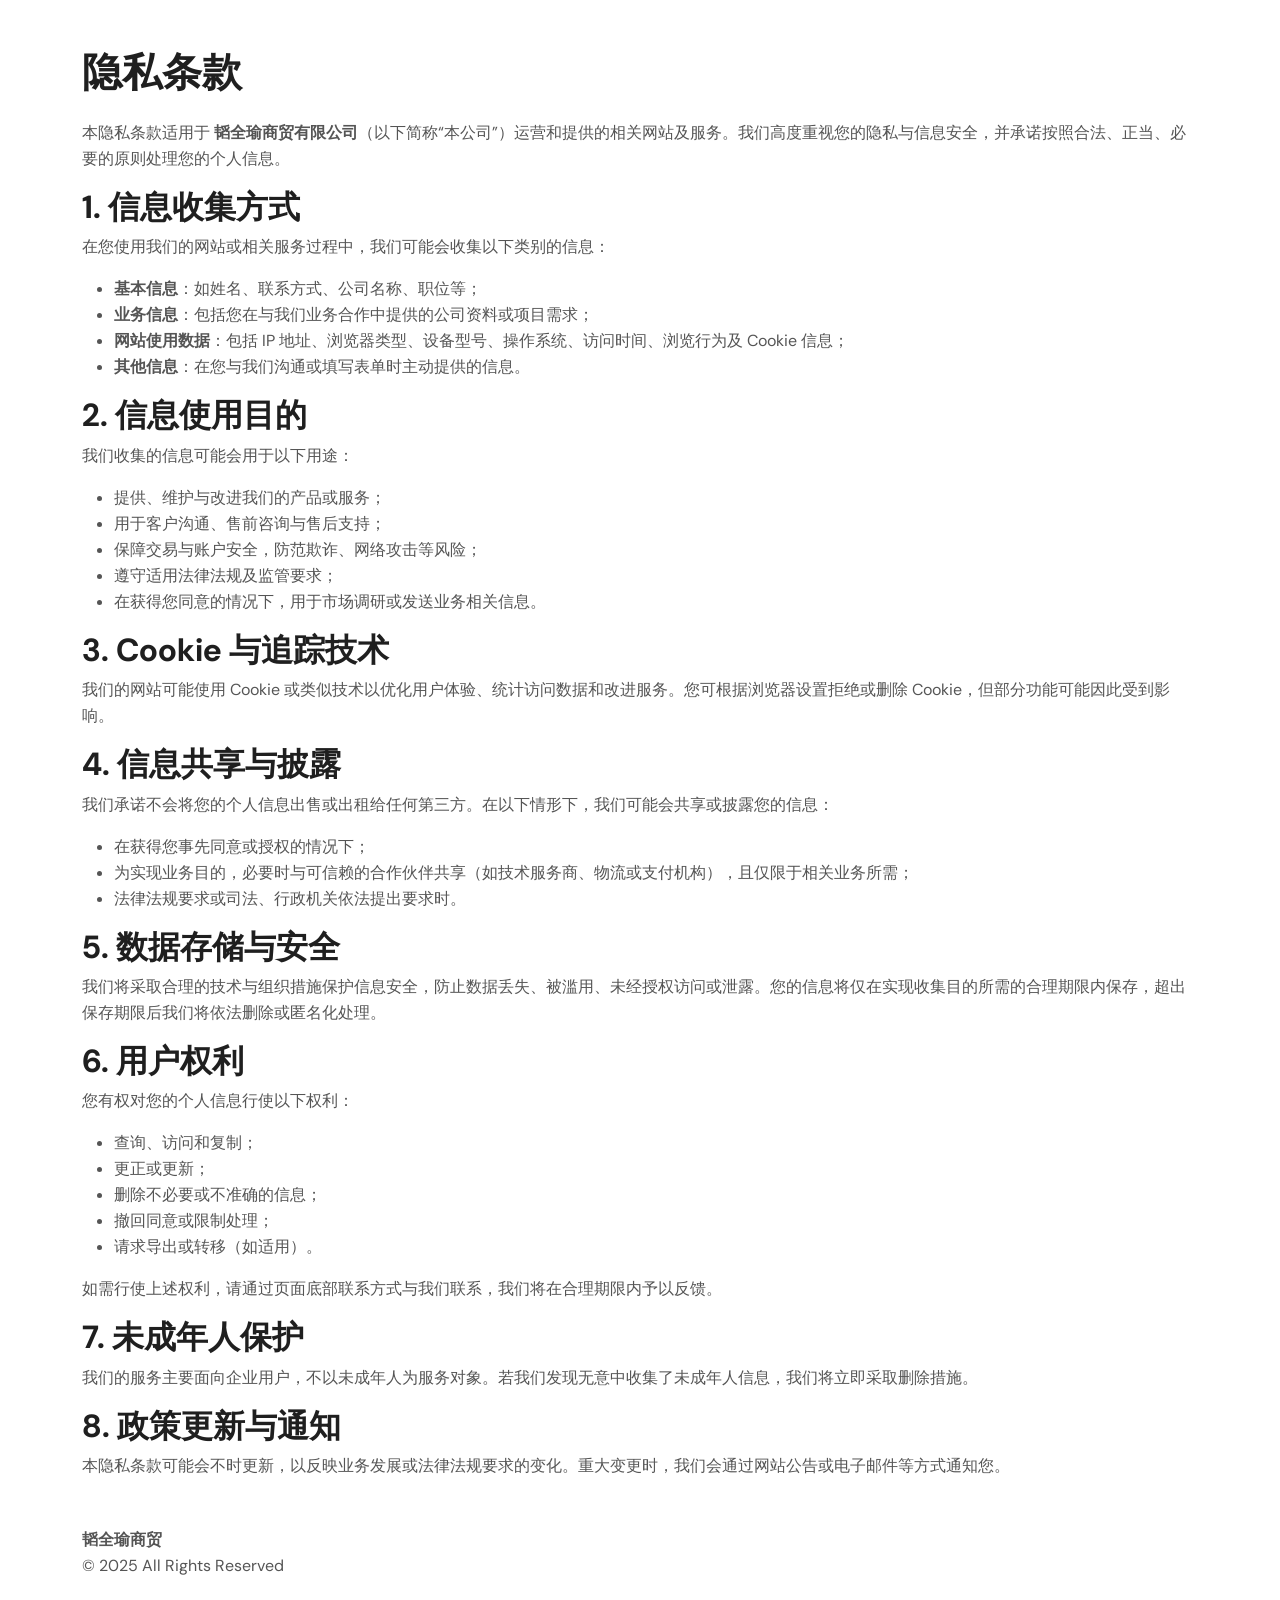
<file: privacy.html>
﻿<!DOCTYPE html>
<html lang="zxx">
    <head> 
        <meta charset="utf-8">
        <meta name="viewport" content="width=device-width, initial-scale=1">
         
        <link rel="stylesheet" href="assets/css/bootstrap.min.css">
        <link rel="stylesheet" href="assets/css/swiper-bundle.min.css">
        <link rel="stylesheet" href="assets/css/scrollcue.min.css">
        <link rel="stylesheet" href="assets/css/remixicon.css">
        <link rel="stylesheet" href="assets/css/header.css">
        <link rel="stylesheet" href="assets/css/style.css">
        <link rel="stylesheet" href="assets/css/footer.css">
        <link rel="stylesheet" href="assets/css/responsive.css">
        <link rel="stylesheet" href="assets/css/dark-theme.css">
        
        <title>韬全瑜商贸 - 我们帮助企业基于 谷歌广告平台，制定符合行业特点的投放策略。</title>
        <link rel="icon" type="image/png" href="assets/img/favicon.png">
    </head>
    <body> 
    
        <div class="privacy-policy container py-5">
            <h1 class="mb-4">隐私条款</h1>
            <p>本隐私条款适用于 <strong>韬全瑜商贸有限公司</strong>（以下简称“本公司”）运营和提供的相关网站及服务。我们高度重视您的隐私与信息安全，并承诺按照合法、正当、必要的原则处理您的个人信息。</p>
        
            <h2>1. 信息收集方式</h2>
            <p>在您使用我们的网站或相关服务过程中，我们可能会收集以下类别的信息：</p>
            <ul>
                <li><strong>基本信息</strong>：如姓名、联系方式、公司名称、职位等；</li>
                <li><strong>业务信息</strong>：包括您在与我们业务合作中提供的公司资料或项目需求；</li>
                <li><strong>网站使用数据</strong>：包括 IP 地址、浏览器类型、设备型号、操作系统、访问时间、浏览行为及 Cookie 信息；</li>
                <li><strong>其他信息</strong>：在您与我们沟通或填写表单时主动提供的信息。</li>
            </ul>
        
            <h2>2. 信息使用目的</h2>
            <p>我们收集的信息可能会用于以下用途：</p>
            <ul>
                <li>提供、维护与改进我们的产品或服务；</li>
                <li>用于客户沟通、售前咨询与售后支持；</li>
                <li>保障交易与账户安全，防范欺诈、网络攻击等风险；</li>
                <li>遵守适用法律法规及监管要求；</li>
                <li>在获得您同意的情况下，用于市场调研或发送业务相关信息。</li>
            </ul>
        
            <h2>3. Cookie 与追踪技术</h2>
            <p>我们的网站可能使用 Cookie 或类似技术以优化用户体验、统计访问数据和改进服务。您可根据浏览器设置拒绝或删除 Cookie，但部分功能可能因此受到影响。</p>
        
            <h2>4. 信息共享与披露</h2>
            <p>我们承诺不会将您的个人信息出售或出租给任何第三方。在以下情形下，我们可能会共享或披露您的信息：</p>
            <ul>
                <li>在获得您事先同意或授权的情况下；</li>
                <li>为实现业务目的，必要时与可信赖的合作伙伴共享（如技术服务商、物流或支付机构），且仅限于相关业务所需；</li>
                <li>法律法规要求或司法、行政机关依法提出要求时。</li>
            </ul>
        
            <h2>5. 数据存储与安全</h2>
            <p>我们将采取合理的技术与组织措施保护信息安全，防止数据丢失、被滥用、未经授权访问或泄露。您的信息将仅在实现收集目的所需的合理期限内保存，超出保存期限后我们将依法删除或匿名化处理。</p>
        
            <h2>6. 用户权利</h2>
            <p>您有权对您的个人信息行使以下权利：</p>
            <ul>
                <li>查询、访问和复制；</li>
                <li>更正或更新；</li>
                <li>删除不必要或不准确的信息；</li>
                <li>撤回同意或限制处理；</li>
                <li>请求导出或转移（如适用）。</li>
            </ul>
            <p>如需行使上述权利，请通过页面底部联系方式与我们联系，我们将在合理期限内予以反馈。</p>
        
            <h2>7. 未成年人保护</h2>
            <p>我们的服务主要面向企业用户，不以未成年人为服务对象。若我们发现无意中收集了未成年人信息，我们将立即采取删除措施。</p>
        
            <h2>8. 政策更新与通知</h2>
            <p>本隐私条款可能会不时更新，以反映业务发展或法律法规要求的变化。重大变更时，我们会通过网站公告或电子邮件等方式通知您。</p>
        
            <footer class="mt-5">
                <p><strong>韬全瑜商贸</strong><br>© 2025 All Rights Reserved</p>
            </footer>
        </div>
        
       
    </body>
</html>
</file>
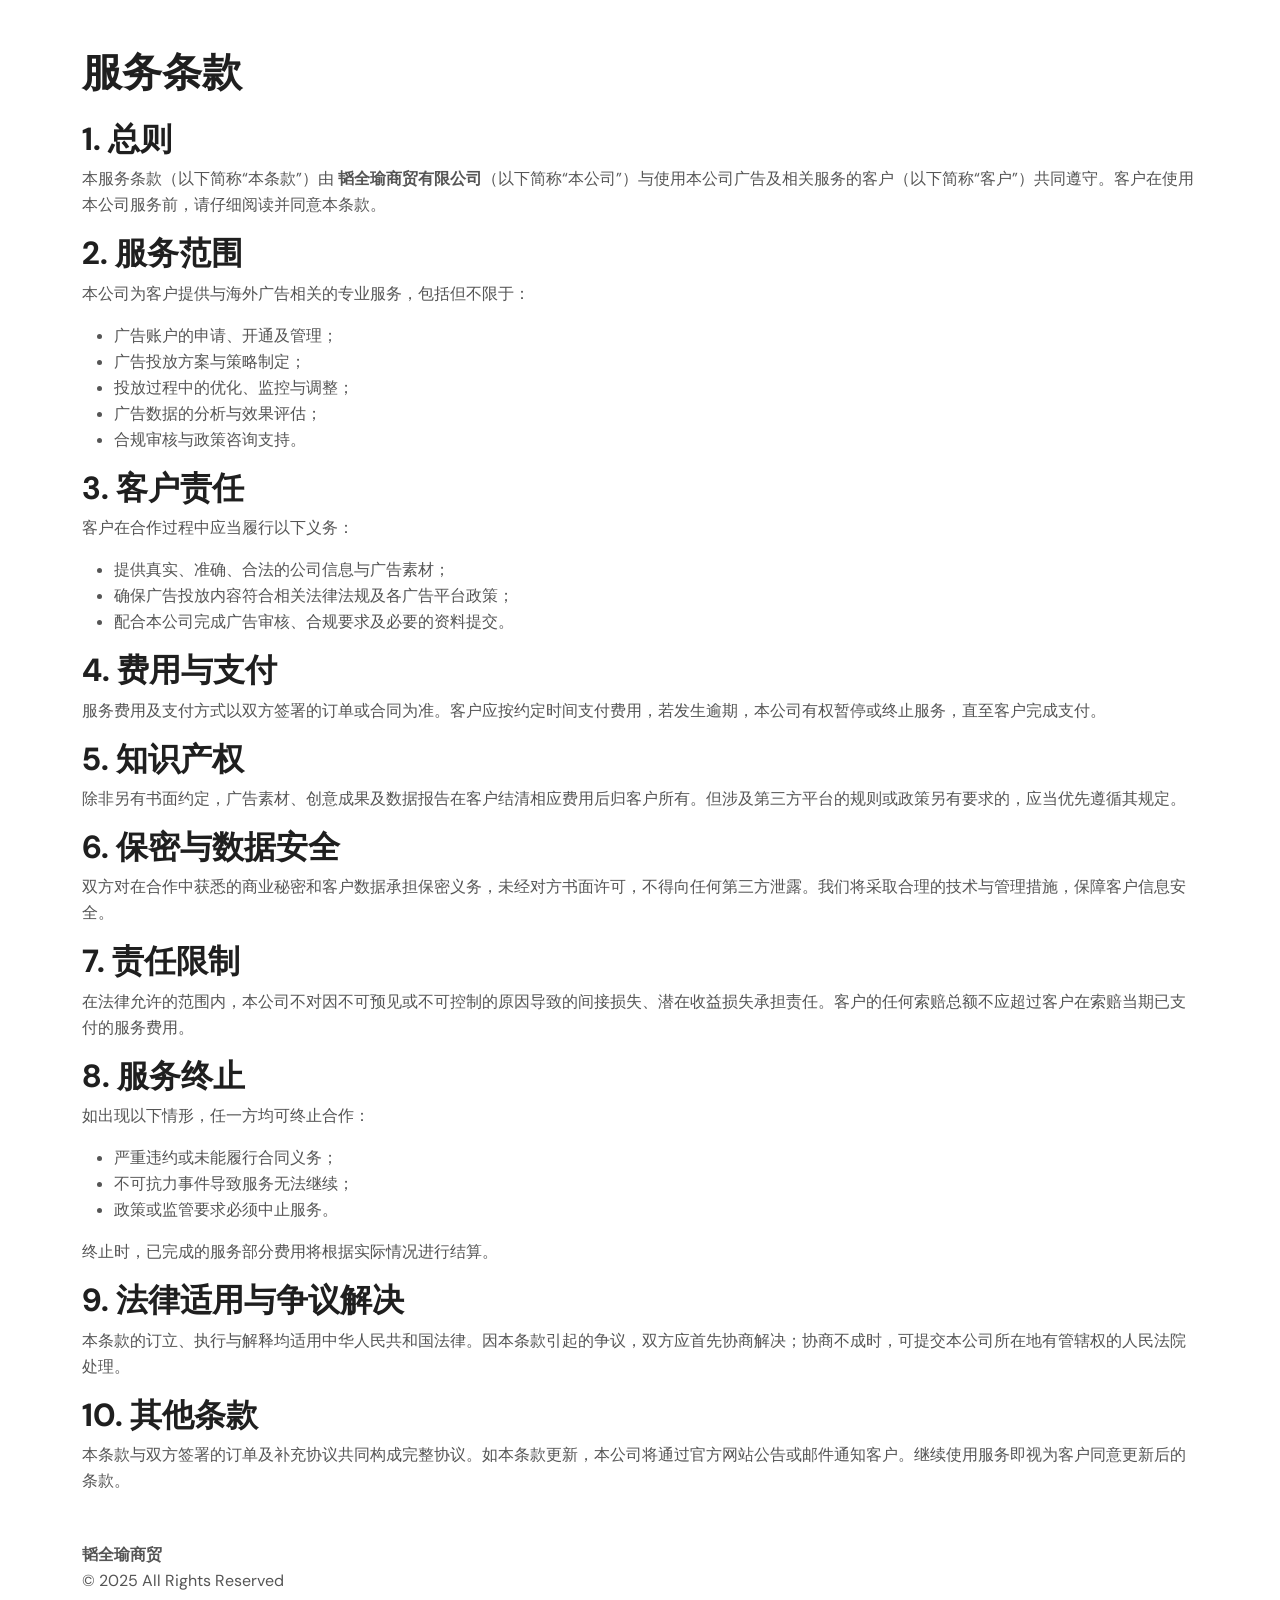
<file: terms.html>
﻿<!DOCTYPE html>
<html lang="zxx">
    <head> 
        <meta charset="utf-8">
        <meta name="viewport" content="width=device-width, initial-scale=1">
         
        <link rel="stylesheet" href="assets/css/bootstrap.min.css">
        <link rel="stylesheet" href="assets/css/swiper-bundle.min.css">
        <link rel="stylesheet" href="assets/css/scrollcue.min.css">
        <link rel="stylesheet" href="assets/css/remixicon.css">
        <link rel="stylesheet" href="assets/css/header.css">
        <link rel="stylesheet" href="assets/css/style.css">
        <link rel="stylesheet" href="assets/css/footer.css">
        <link rel="stylesheet" href="assets/css/responsive.css">
        <link rel="stylesheet" href="assets/css/dark-theme.css">
        
        <title>韬全瑜商贸 - 我们帮助企业基于 谷歌广告平台，制定符合行业特点的投放策略。</title>
        <link rel="icon" type="image/png" href="assets/img/favicon.png">
    </head>
    <body> 
    
        <div class="terms-of-service container py-5">
            <h1 class="mb-4">服务条款</h1> 
        
            <h2>1. 总则</h2>
            <p>本服务条款（以下简称“本条款”）由 <strong>韬全瑜商贸有限公司</strong>（以下简称“本公司”）与使用本公司广告及相关服务的客户（以下简称“客户”）共同遵守。客户在使用本公司服务前，请仔细阅读并同意本条款。</p>
        
            <h2>2. 服务范围</h2>
            <p>本公司为客户提供与海外广告相关的专业服务，包括但不限于：</p>
            <ul>
                <li>广告账户的申请、开通及管理；</li>
                <li>广告投放方案与策略制定；</li>
                <li>投放过程中的优化、监控与调整；</li>
                <li>广告数据的分析与效果评估；</li>
                <li>合规审核与政策咨询支持。</li>
            </ul>
        
            <h2>3. 客户责任</h2>
            <p>客户在合作过程中应当履行以下义务：</p>
            <ul>
                <li>提供真实、准确、合法的公司信息与广告素材；</li>
                <li>确保广告投放内容符合相关法律法规及各广告平台政策；</li>
                <li>配合本公司完成广告审核、合规要求及必要的资料提交。</li>
            </ul>
        
            <h2>4. 费用与支付</h2>
            <p>服务费用及支付方式以双方签署的订单或合同为准。客户应按约定时间支付费用，若发生逾期，本公司有权暂停或终止服务，直至客户完成支付。</p>
        
            <h2>5. 知识产权</h2>
            <p>除非另有书面约定，广告素材、创意成果及数据报告在客户结清相应费用后归客户所有。但涉及第三方平台的规则或政策另有要求的，应当优先遵循其规定。</p>
        
            <h2>6. 保密与数据安全</h2>
            <p>双方对在合作中获悉的商业秘密和客户数据承担保密义务，未经对方书面许可，不得向任何第三方泄露。我们将采取合理的技术与管理措施，保障客户信息安全。</p>
        
            <h2>7. 责任限制</h2>
            <p>在法律允许的范围内，本公司不对因不可预见或不可控制的原因导致的间接损失、潜在收益损失承担责任。客户的任何索赔总额不应超过客户在索赔当期已支付的服务费用。</p>
        
            <h2>8. 服务终止</h2>
            <p>如出现以下情形，任一方均可终止合作：</p>
            <ul>
                <li>严重违约或未能履行合同义务；</li>
                <li>不可抗力事件导致服务无法继续；</li>
                <li>政策或监管要求必须中止服务。</li>
            </ul>
            <p>终止时，已完成的服务部分费用将根据实际情况进行结算。</p>
        
            <h2>9. 法律适用与争议解决</h2>
            <p>本条款的订立、执行与解释均适用中华人民共和国法律。因本条款引起的争议，双方应首先协商解决；协商不成时，可提交本公司所在地有管辖权的人民法院处理。</p>
        
            <h2>10. 其他条款</h2>
            <p>本条款与双方签署的订单及补充协议共同构成完整协议。如本条款更新，本公司将通过官方网站公告或邮件通知客户。继续使用服务即视为客户同意更新后的条款。</p>
        
            <footer class="mt-5">
                <p><strong>韬全瑜商贸</strong><br>© 2025 All Rights Reserved</p>
            </footer>
        </div>
        
        
       
    </body>
</html>
</file>
<file: assets/css/header.css>
﻿.navbar-area {
  z-index: 999;
  transition: 1s;
}
.navbar-area.sticky {
  top: 0;
  left: 0;
  position: sticky !important;
  width: 100%;
  z-index: 999 !important;
  box-shadow: 0 0 25px rgba(0, 0, 0, 0.06);
  animation: 500ms ease-in-out 0s normal none 1 running fadeInDown;
  transition: var(--transition);
}
.navbar-area .other-options .option-item {
  margin-left: 20px;
}
.navbar-area .other-options .option-item:first-child {
  margin-left: 0;
}
.navbar-area .other-options .option-item .mobile-options {
  width: 20px;
}
.navbar-area .other-options .option-item .mobile-options button:after {
  display: none;
}
.navbar-area .other-options .option-item .mobile-options button i {
  font-size: 18px;
  line-height: 0.8;
  position: relative;
  top: 2px;
  color: var(--titleColor);
}
.navbar-area .other-options .option-item .mobile-options .dropdown-menu {
  background-color: transparent;
  padding: 0;
  min-width: 200px;
}
.navbar-area .other-options .option-item .mobile-options .dropdown-menu .dropdown-item {
  width: 197px;
  padding: 0;
}
.navbar-area .other-options .option-item .mobile-options .dropdown-menu .dropdown-item:hover {
  background-color: transparent;
}
.navbar-area .other-options .option-item .mobile-options .dropdown-menu-centered {
  top: calc(100% + 15px) !important;
  left: 5% !important;
  transform: translateX(-50%) !important;
}
.navbar-area .other-options .option-item .search-btn {
  position: relative;
}
.navbar-area .other-options .option-item .search-btn:after {
  display: none;
}
.navbar-area .other-options .option-item .search-btn i {
  font-size: 18px;
  line-height: 0.8;
  position: relative;
  top: 2px;
  color: var(--titleColor);
}
.navbar-area .other-options .option-item .search-dropdown {
  min-width: 420px;
  padding: 15px;
  border-radius: 10px;
  box-shadow: 0 0 35px rgba(0, 0, 0, 0.06);
  transform: translate(0, 0) !important;
  transition: var(--transition);
  visibility: hidden;
  opacity: 0;
  display: block !important;
}
.navbar-area .other-options .option-item .search-dropdown.dropdown-menu-right {
  left: auto !important;
  right: 5.8% !important;
}
.navbar-area .other-options .option-item .search-dropdown.dropdown-menu-right.show {
  visibility: visible;
  opacity: 1;
}
.navbar-area .other-options .option-item .search-dropdown .search-popup input {
  border: 1px solid rgba(0, 0, 0, 0.1);
  border-radius: 10px;
  height: 50px;
}
.navbar-area .other-options .option-item .search-dropdown .search-popup input::-moz-placeholder {
  opacity: 1;
  color: var(--paraColor);
}
.navbar-area .other-options .option-item .search-dropdown .search-popup input::placeholder {
  opacity: 1;
  color: var(--paraColor);
}
.navbar-area .other-options .option-item .search-dropdown .search-popup input:focus {
  border-color: var(--primaryColor);
}
.navbar-area .other-options .option-item .search-dropdown .search-popup button {
  padding: 5px 12px;
}
.navbar-area .menu-section {
  margin-right: 15px;
}
.navbar-area.style-one {
  background-color: transparent;
}
.navbar-area.style-one.sticky {
  background-color: var(--titleColor);
}
.navbar-area.style-one .menu > ul > li > a {
  color: var(--offwhiteColor);
}
.navbar-area.style-one .menu > ul > li > a:before {
  background-color: rgba(255, 255, 255, 0.3);
}
.navbar-area.style-one .menu > ul > li > a:hover, .navbar-area.style-one .menu > ul > li > a.active {
  color: var(--whiteColor);
}
.navbar-area.style-one .menu > ul > li.menu-item-has-children > a i {
  color: rgba(255, 255, 255, 0.3);
}
.navbar-area.style-one .menu > ul > li.menu-item-has-children > a.active i, .navbar-area.style-one .menu > ul > li.menu-item-has-children > a:hover i {
  color: var(--whiteColor);
}
.navbar-area.style-two .menu > ul > li > a, .navbar-area.style-three .menu > ul > li > a {
  color: var(--titleColor);
}
.navbar-area.style-two .menu > ul > li > a:hover, .navbar-area.style-two .menu > ul > li > a.active, .navbar-area.style-three .menu > ul > li > a:hover, .navbar-area.style-three .menu > ul > li > a.active {
  color: var(--whiteColor);
}
.navbar-area.style-two {
  padding: 15px 15px 0;
}
.navbar-area.style-two.sticky {
  background-color: #F4E6F8;
  padding: 0;
}
.navbar-area.style-three.sticky {
  background-color: #F5EBE2;
}

.offcanvas-backdrop {
  background-color: rgba(25, 39, 43, 0.9) !important;
}

.menu > ul > li {
  display: inline-block;
  line-height: 1;
  margin-right: 20px;
}
.menu > ul > li:last-child {
  margin-right: 0;
}
.menu > ul > li.menu-item-has-children a i {
  font-size: 16px;
  font-weight: 500;
  line-height: 0.8;
  margin-left: 4px;
  transition: var(--transition);
}
.menu > ul > li .menu-column-1 {
  min-width: 17.1rem;
  max-width: 17.1rem;
}
.menu > ul > li .menu-subs {
  position: absolute;
  width: 100%;
  height: auto;
  padding: 0;
  border: none;
  outline: none;
  z-index: 500;
  opacity: 0;
  list-style: none;
  visibility: hidden;
  background: var(--whiteColor);
  transition: all 0.3s ease-in-out;
  box-shadow: 0 0 15px rgba(0, 0, 0, 0.07);
}
.menu > ul > li .menu-subs li a {
  padding: 13px 17px;
  display: block;
  line-height: 1.6;
  color: var(--titleColor);
  border-left: 4px solid transparent;
  border-bottom: 1px solid rgba(38, 38, 54, 0.08);
}
.menu > ul > li .menu-subs li a:hover, .menu > ul > li .menu-subs li a.active {
  color: var(--primaryColor);
  border-left-color: var(--secondaryColor);
}
.menu > ul > li .menu-subs li .menu-subs:before {
  display: none;
}
.menu > ul > li .menu-subs > li:last-child > a {
  border-bottom: none;
}
.menu > ul > li .menu-subs > ul > li {
  line-height: 1;
}
.menu > ul > li .menu-subs > ul > li a {
  display: inline-block;
  font-family: inherit;
  border: none;
  outline: none;
  padding: 15px 0;
  text-transform: capitalize;
  text-rendering: optimizeLegibility;
  transition: all 0.3s ease-in-out;
}
.menu > ul > li > a {
  position: relative;
  display: inline-block;
  border: none;
  outline: none;
  z-index: 1;
  background-color: transparent;
  color: var(--whiteColor);
  border-radius: 50px;
  display: inline-block;
}
.menu > ul > li > a:before {
  position: absolute;
  top: 50%;
  left: 15px;
  content: "";
  width: 6px;
  height: 6px;
  border-radius: 50%;
  transform: translateY(-50%);
  transition: var(--transition);
  background-color: rgba(99, 102, 241, 0.47);
}
.menu > ul > li > a:hover, .menu > ul > li > a.active {
  background-color: var(--primaryColor);
  color: var(--whiteColor);
}
.menu > ul > li > a:hover:before, .menu > ul > li > a.active:before {
  background-color: var(--whiteColor);
}
.menu ul li a {
  color: var(--primaryColor);
  font-weight: 600;
  transition: var(--transition);
}
.menu ul li a.menu-item-has-children i {
  font-weight: 400;
}
.menu ul li a.active, .menu ul li a:hover {
  color: var(--whiteColor);
}
.menu .menu-section {
  margin-left: 42px;
}

.menu-mobile-header,
.menu-mobile-trigger {
  display: none;
}

@media only screen and (max-width: 767px) {
  .navbar-area .navbar-brand img {
    max-width: 100px;
  }
  .navbar-area .other-options .option-item {
    margin-left: 20px;
  }
  .navbar-area .other-options .option-item:first-child {
    margin-left: 0;
  }
  .navbar-area.style-one .other-options .option-item, .navbar-area.style-two .other-options .option-item, .navbar-area.style-three .other-options .option-item {
    margin-left: 15px;
  }
  .navbar-area.style-one .other-options .option-item:first-child, .navbar-area.style-two .other-options .option-item:first-child, .navbar-area.style-three .other-options .option-item:first-child {
    margin-left: 0;
  }
}
@media only screen and (max-width: 991px) {
  .navbar-area {
    padding: 12px 0;
    z-index: 99;
  }
  .navbar-area.sticky {
    top: 0 !important;
    margin-top: 0;
  }
  .navbar-area .navbar .navbar-brand img {
    max-width: 105px;
  }
  .navbar-area .menu {
    border-radius: 0;
  }
  .navbar-area .menu > ul > li > a {
    border-radius: 0;
  }
  .navbar-area .menu > ul > li > a:before {
    display: none;
  }
  .navbar-area .menu ul li a i {
    float: right;
    font-size: 18px;
  }
  .navbar-area .menu-mobile-trigger span {
    background: var(--primaryColor);
  }
  .navbar-area.style-one .menu-section, .navbar-area.style-two .menu-section, .navbar-area.style-three .menu-section {
    margin-left: 0;
    margin-right: 0;
  }
  .navbar-area.style-one .menu > ul > li > a, .navbar-area.style-two .menu > ul > li > a, .navbar-area.style-three .menu > ul > li > a {
    color: var(--blackColor);
  }
  .navbar-area.style-one .menu > ul > li > a.active, .navbar-area.style-one .menu > ul > li > a:hover, .navbar-area.style-two .menu > ul > li > a.active, .navbar-area.style-two .menu > ul > li > a:hover, .navbar-area.style-three .menu > ul > li > a.active, .navbar-area.style-three .menu > ul > li > a:hover {
    color: var(--primaryColor);
  }
  .navbar-area.style-one .other-options .option-item .mobile-options button i {
    color: var(--whiteColor);
  }
  .navbar-area.style-one .menu-mobile-trigger span {
    background: var(--whiteColor);
  }
  .navbar-area.style-two {
    padding: 25px 13px 0;
  }
  .navbar-area.style-two.sticky {
    padding: 13px 0;
  }
  .navbar-area.style-two .other-options .option-item .mobile-options button i, .navbar-area.style-three .other-options .option-item .mobile-options button i {
    color: var(--titleColor);
  }
  .navbar-area.style-two .menu-mobile-trigger span, .navbar-area.style-three .menu-mobile-trigger span {
    background: var(--titleColor);
  }
  .navbar-area .other-options .option-item .search-dropdown {
    min-width: 290px;
    max-width: 290px;
  }
  .navbar-area .other-options .option-item .search-dropdown.dropdown-menu-right {
    top: 75px !important;
  }
  .navbar-area .other-options .option-item .search-dropdown.dropdown-menu-right.show {
    top: 60px !important;
  }
  .menu-mobile-trigger {
    position: relative;
    display: block;
    cursor: pointer;
    width: 1.75rem;
    height: 1rem;
    border: none;
    outline: none;
    background: 0 0;
    transform: rotate(0deg);
    transition: 0.35s ease-in-out;
  }
  .menu-mobile-trigger span {
    display: block;
    position: absolute;
    width: 100%;
    height: 2px;
    left: 0;
    border: none;
    outline: none;
    opacity: 1;
    border-radius: 0.25rem;
    background: var(--primaryColor);
    transform: rotate(0deg);
    transition: 0.25s ease-in-out;
  }
  .menu-mobile-trigger span:nth-child(1), .menu-mobile-trigger span:nth-child(2) {
    top: 0;
  }
  .menu-mobile-trigger span:nth-child(2), .menu-mobile-trigger span:nth-child(3) {
    top: 0.5rem;
    width: 80%;
    margin-left: 20%;
  }
  .menu-mobile-trigger span:nth-child(4) {
    top: 1rem;
  }
  .menu {
    position: fixed;
    top: 0;
    left: 0;
    width: 100%;
    height: 100%;
    z-index: 1099;
    overflow: hidden;
    background: #FFFBF3;
    transform: translate(-100%);
    transition: all 0.5s ease-in-out;
  }
  .menu.active {
    transform: translate(0%);
  }
  .menu ul li a {
    border-bottom: 1px solid rgba(0, 0, 0, 0.1);
    border-left: none !important;
  }
  .menu ul li a:after {
    display: none;
  }
  .menu ul li a:hover, .menu ul li a.active {
    color: var(--primaryColor);
    background-color: transparent !important;
  }
  .menu > ul > li {
    display: block;
    line-height: 1;
    margin: 0;
  }
  .menu > ul > li .menu-subs {
    position: absolute;
    top: 0;
    left: 0;
    max-width: none;
    min-width: auto;
    width: 100%;
    height: 100%;
    margin: 0;
    padding: 1rem 0;
    padding-top: 50px;
    opacity: 1;
    overflow-y: auto;
    visibility: visible;
    transform: translateX(100%);
    box-shadow: none;
    transition: var(--transition);
  }
  .menu > ul > li .menu-subs > ul > li a {
    display: block;
  }
  .menu > ul > li .menu-subs.active {
    transform: translateX(0%);
  }
  .menu > ul > li > a {
    display: block;
    padding: 20px 25px;
  }
  .menu > ul > li > a i {
    position: absolute;
    font-size: 22px;
    top: 50%;
    right: 22px;
    text-align: center;
    transform: translateY(-50%) rotate(-90deg);
  }
  .menu .menu-mobile-header {
    position: relative;
    position: sticky;
    display: flex;
    align-items: center;
    justify-content: space-between;
    top: 0;
    height: 3.125rem;
    z-index: 501;
    border-bottom: 1px solid rgba(0, 0, 0, 0.09);
    background: #FFFBF3;
  }
  .menu .menu-mobile-header .menu-mobile-arrow {
    display: none;
    font-size: 1.25rem;
    line-height: 3.125rem;
    width: 3.125rem;
    height: 3.125rem;
    cursor: pointer;
    border-right: 1px solid rgba(0, 0, 0, 0.19);
    color: var(--titleColor);
    text-align: center;
  }
  .menu .menu-mobile-header.active .menu-mobile-arrow {
    display: block;
  }
  .menu .menu-mobile-header .menu-mobile-title {
    font-family: inherit;
    font-size: 1rem;
    font-weight: 500;
    line-height: inherit;
    color: var(--titleColor);
    text-transform: capitalize;
    text-rendering: optimizeLegibility;
  }
  .menu .menu-mobile-header .menu-mobile-close {
    font-size: 24px;
    cursor: pointer;
    width: 4.125rem;
    height: 3.125rem;
    border-left: 1px solid rgba(0, 0, 0, 0.1);
    color: var(--titleColor);
    text-align: center;
  }
  .menu .menu-section {
    height: 100%;
    overflow-y: auto;
    overflow-x: hidden;
  }
  .overlay {
    position: fixed;
    top: 0;
    left: 0;
    width: 100%;
    height: 100%;
    z-index: 1098;
    opacity: 0;
    visibility: hidden;
    background: rgba(0, 0, 0, 0.55);
    transition: all 0.3s ease-in-out;
  }
  .overlay.active {
    opacity: 1;
    visibility: visible;
  }
}
@media only screen and (min-width: 992px) {
  .navbar-area.style-one .menu > ul > li.menu-item-has-children a i, .navbar-area.style-two .menu > ul > li.menu-item-has-children a i, .navbar-area.style-three .menu > ul > li.menu-item-has-children a i {
    color: rgba(99, 102, 241, 0.47);
  }
  .navbar-area.style-one .menu > ul > li.menu-item-has-children a.active i, .navbar-area.style-one .menu > ul > li.menu-item-has-children a:hover i, .navbar-area.style-two .menu > ul > li.menu-item-has-children a.active i, .navbar-area.style-two .menu > ul > li.menu-item-has-children a:hover i, .navbar-area.style-three .menu > ul > li.menu-item-has-children a.active i, .navbar-area.style-three .menu > ul > li.menu-item-has-children a:hover i {
    color: var(--whiteColor);
  }
  .navbar-area.style-one .menu ul li a.active, .navbar-area.style-one .menu ul li a:hover, .navbar-area.style-two .menu ul li a.active, .navbar-area.style-two .menu ul li a:hover, .navbar-area.style-three .menu ul li a.active, .navbar-area.style-three .menu ul li a:hover {
    color: var(--whiteColor);
  }
  .navbar-area.style-one .menu ul li.menu-item-has-children a, .navbar-area.style-two .menu ul li.menu-item-has-children a, .navbar-area.style-three .menu ul li.menu-item-has-children a {
    background-color: transparent;
  }
  .navbar-area.style-one .menu ul li.menu-item-has-children a i, .navbar-area.style-two .menu ul li.menu-item-has-children a i, .navbar-area.style-three .menu ul li.menu-item-has-children a i {
    color: rgba(99, 102, 241, 0.47);
  }
  .navbar-area.style-one .menu ul li.menu-item-has-children a.active, .navbar-area.style-one .menu ul li.menu-item-has-children a:hover, .navbar-area.style-two .menu ul li.menu-item-has-children a.active, .navbar-area.style-two .menu ul li.menu-item-has-children a:hover, .navbar-area.style-three .menu ul li.menu-item-has-children a.active, .navbar-area.style-three .menu ul li.menu-item-has-children a:hover {
    background-color: var(--primaryColor);
  }
  .navbar-area.style-one .menu ul li.menu-item-has-children a.active i, .navbar-area.style-one .menu ul li.menu-item-has-children a:hover i, .navbar-area.style-two .menu ul li.menu-item-has-children a.active i, .navbar-area.style-two .menu ul li.menu-item-has-children a:hover i, .navbar-area.style-three .menu ul li.menu-item-has-children a.active i, .navbar-area.style-three .menu ul li.menu-item-has-children a:hover i {
    color: var(--whiteColor);
  }
  .navbar-area .other-options .option-item .search-dropdown.dropdown-menu-right {
    top: 110px !important;
  }
  .navbar-area .other-options .option-item .search-dropdown.dropdown-menu-right.show {
    top: 100px !important;
  }
  .menu > ul > li > a {
    margin-top: 35px;
    margin-bottom: 35px;
  }
  .menu > ul > li > .menu-subs > li > .menu-subs {
    left: -100%;
    margin-top: -50px !important;
  }
  .menu > ul li:hover > .menu-subs {
    margin-top: -7px;
    opacity: 1;
    visibility: visible;
  }
  .menu > ul li.menu-item-has-children .menu-subs li.menu-item-has-children a i {
    float: right;
    top: 5px;
    position: relative;
  }
}
@media only screen and (min-width: 992px) and (max-width: 1199px) {
  .navbar-area .navbar-brand img {
    max-width: 105px;
  }
  .navbar-area .menu-section {
    margin-left: 20px;
  }
  .navbar-area .other-options .option-item {
    margin-left: 12px;
  }
  .navbar-area .other-options .option-item:first-child {
    margin-left: 0;
  }
  .navbar-area .other-options .option-item .btn {
    font-size: 14px;
    padding: 9px 48px 9px 15px;
  }
  .navbar-area .other-options .option-item .btn span {
    padding: 10px 11px;
  }
  .menu > ul > li {
    margin-right: 0px;
  }
  .menu > ul > li > a {
    padding-top: 7px;
    padding-right: 8px;
    padding-bottom: 7px;
    padding-left: 28px;
  }
  .menu > ul > li:last-child {
    margin-right: 0;
  }
  .menu > ul > li.menu-item-has-children a i {
    margin-left: 1px;
    font-size: 16px;
  }
  .menu > ul > li .menu-column-1 {
    min-width: 14.8rem;
    max-width: 14.8rem;
  }
  .menu > ul > li .menu-subs > li > .menu-subs {
    left: -100%;
  }
  .menu ul li a {
    font-size: 15px;
  }
  .menu ul li .menu-subs li a {
    font-size: 14px;
  }
}
@media only screen and (max-width: 1199px) {
  .navbar-area.style-two .navbar-brand img {
    max-width: 100px;
  }
  .navbar-area.style-two .other-options .option-item .contact-link img {
    position: relative;
    top: -1px;
  }
  .navbar-area.style-two .other-options .option-item .search-btn img {
    max-width: 18px;
  }
}
@media only screen and (min-width: 1200px) {
  .menu > ul > li > a {
    padding-top: 7px;
    padding-right: 9px;
    padding-bottom: 7px;
    padding-left: 32px;
  }
}
@media only screen and (min-width: 1200px) and (max-width: 1399px) {
  .navbar-area.style-one .navbar-brand img, .navbar-area.style-three .navbar-brand img {
    max-width: 120px;
  }
  .navbar-area.style-one .menu > ul > li, .navbar-area.style-two .menu > ul > li, .navbar-area.style-three .menu > ul > li {
    margin-right: 9px;
  }
  .navbar-area.style-one .menu > ul > li:last-child, .navbar-area.style-two .menu > ul > li:last-child, .navbar-area.style-three .menu > ul > li:last-child {
    margin-right: 0;
  }
  .navbar-area.style-two .navbar-brand img {
    max-width: 110px;
  }
  .navbar-area.style-two .menu-section {
    margin-left: 0px;
  }
  .navbar-area.style-two .other-options .option-item {
    margin-left: 13px;
  }
  .navbar-area.style-two .other-options .option-item:first-child {
    margin-left: 0;
  }
}
@media only screen and (min-width: 1400px) {
  .menu .menu-section {
    margin-left: 42px;
  }
  .menu > ul > li {
    margin-right: 25px;
  }
  .menu > ul > li:last-child {
    margin-right: 0;
  }
}
@media only screen and (min-width: 1920px) {
  .navbar-area.style-one .other-options .option-item, .navbar-area.style-two .other-options .option-item, .navbar-area.style-three .other-options .option-item {
    margin-left: 30px;
  }
  .navbar-area.style-one .other-options .option-item:first-child, .navbar-area.style-two .other-options .option-item:first-child, .navbar-area.style-three .other-options .option-item:first-child {
    margin-left: 0;
  }
  .navbar-area.style-one .menu-section {
    margin-right: 75px;
  }
  .navbar-area.style-one .container-fluid, .navbar-area.style-two .container-fluid {
    padding: 0 105px;
  }
  .navbar-area.style-one .menu-section, .navbar-area.style-two .menu-section {
    margin-left: 100px;
  }
  .navbar-area.style-three .container-fluid {
    padding: 0 105px;
  }
  .navbar-area.style-three .menu-section {
    margin-left: 100px;
  }
  .menu > ul > li {
    margin-right: 40px;
  }
  .menu > ul > li:last-child {
    margin-right: 0;
  }
}/*# sourceMappingURL=header.css.map */
</file>
<file: assets/css/style.css>
﻿
/*
@File: Aixio Template Styles

* This file contains the styling for the actual template, this
is the file you need to edit to change the look of the
template.

This files table contents are outlined below>>>>>

/*--------------------------------
=========Table Of Contents========

1.  General Styles 
2.  Back To Top Button CSS
3.  Preloader CSS
4.  Button & Link CSS
5.  Section Title, Overlay & Shape CSS
6.  Pagination CSS
7.  Breadcrumb CSS
8.  Hero CSS
----------------------------------*/
@import url("https://fonts.googleapis.com/css2?family=DM+Sans:ital,opsz,wght@0,9..40,100..1000;1,9..40,100..1000&display=swap");
:root {
  --primaryFont: "DM Sans", sans-serif;
  --secondaryFont: "ClashDisplay";
  --primaryColor: #6366F1;
  --secondaryColor: #D4FF12;
  --paraColor: #555;
  --titleColor: #1F1F1F;
  --grayeColor: #f3f3f3;
  --whiteColor: #fff;
  --blackColor: #000;
  --offwhiteColor: #ddd;
  --aztechColor:#111828;
  --charcoalColor:#30363D;
  --codColor: #12131B;
  --borderColor:rgba(255,255,255,0.21);
  --darkParaColor: #C0C0C0;
  --slateGrayColor:#2a2a2a;
  --fontSize: 16px;
  --transition: all ease .5s;
}

@font-face {
  font-family: "ClashDisplay";
  src: url(../fonts/clashdisplay-variable.ttf);
}
/*---------------------------------
    General Styles
-----------------------------------*/
* {
  box-sizing: border-box;
}

html {
  scroll-behavior: auto;
}

.form-control:focus {
  box-shadow: none;
  outline: none;
}

a,
button,
input[type=submit] {
  cursor: pointer;
}

/* Chrome, Safari, Edge, Opera */
input::-webkit-outer-spin-button,
input::-webkit-inner-spin-button {
  -webkit-appearance: none;
  appearance: none;
  margin: 0;
}

/* clears the ‘X’ from Chrome */
input[type=search]::-webkit-search-decoration,
input[type=search]::-webkit-search-cancel-button,
input[type=search]::-webkit-search-results-button,
input[type=search]::-webkit-search-results-decoration {
  display: none;
}

/* Firefox */
input[type=number] {
  -moz-appearance: textfield;
  -webkit-appearance: textfield;
          appearance: textfield;
}

a {
  text-decoration: none;
  transition: all 0.4s ease;
}

a:hover,
a:focus {
  text-decoration: none;
  box-shadow: none;
}

img {
  max-width: 100%;
  height: auto;
  display: inline-block;
}

h1,
h2,
h3,
h4,
h5,
h6 {
  font-weight: 700;
  color: var(--titleColor);
}

body {
  color: var(--paraColor);
  font-size: var(--fontSize);
  font-family: var(--primaryFont);
  font-weight: 400;
  line-height: 26px;
}

.text_primary {
  color: var(--primaryColor);
}

.text_secondary {
  color: var(--secondaryColor);
}

.text-title {
  color: var(--titleColor);
}

.text-para {
  color: var(--paraColor);
}

.text-offwhite {
  color: var(--offwhiteColor);
}

.font-primary {
  font-family: var(--primaryFont);
}

.font-secondary {
  font-family: var(--secondaryFont);
}

.bg-black {
  background-color: var(--blackColor);
}

.bg-title {
  background-color: var(--titleColor);
}

.bg-gray {
  background-color: var(--grayColor);
}

.bg_primary {
  background-color: var(--primaryColor);
}

.bg_secondary {
  background-color: var(--secondaryColor);
}

.bg-optional {
  background-color: var(--optionalColor);
}

.ht-60 {
  height: 60px;
}

.ht-50 {
  height: 50px;
}

.ht-56 {
  height: 56px;
}

.ht-150 {
  height: 150px;
}

.ht-160 {
  height: 160px;
}

.ht-200 {
  height: 200px;
}

.ht-250 {
  height: 250px;
}

.fw-black {
  font-weight: 900;
}

.fs-12 {
  font-size: 12px;
}

.fs-13 {
  font-size: 13px;
}

.fs-14 {
  font-size: 14px;
}

.fs-15 {
  font-size: 15px;
}

.fs-16 {
  font-size: 16px;
}

.fs-17 {
  font-size: 17px;
}

.fs-18 {
  font-size: 18px;
}

.fs-19 {
  font-size: 19px;
  line-height: 30px;
}

.fs-20 {
  font-size: 20px;
  line-height: 30px;
}

.fs-22 {
  font-size: 22px;
}

.fs-24 {
  font-size: 24px;
  line-height: 34px;
}

.fs-28 {
  font-size: 28px;
}

.fs-30 {
  font-size: 30px;
}

.fs-36 {
  font-size: 36px;
}

.ls-1 {
  letter-spacing: 0.1em;
}

.ls-15 {
  letter-spacing: 0.15em;
}

.outline-0:focus {
  outline: none;
}

.fw-extrabold {
  font-weight: 800;
}

.resize-0 {
  resize: none;
}

.pt-50 {
  padding-top: 50px;
}

.pt-90 {
  padding-top: 90px;
}

.pt-95 {
  padding-top: 95px;
}

.pt-130 {
  padding-top: 120px;
}

.pt-130 {
  padding-top: 120px;
}

.pb-100 {
  padding-bottom: 100px;
}

.pb-105 {
  padding-bottom: 95px;
}

.pb-130 {
  padding-bottom: 120px;
}

.ptb-130 {
  padding-top: 120px;
  padding-bottom: 120px;
}

.mb-6 {
  margin-bottom: 6px;
}

.mb-8 {
  margin-bottom: 8px;
}

.mb-10 {
  margin-bottom: 10px;
}

.mb-12 {
  margin-bottom: 12px;
}

.mb-15 {
  margin-bottom: 15px;
}

.mb-16 {
  margin-bottom: 16px;
}

.mb-18 {
  margin-bottom: 18px;
}

.mb-20 {
  margin-bottom: 20px;
}

.mb-22 {
  margin-bottom: 22px;
}

.mb-25 {
  margin-bottom: 25px;
}

.mb-28 {
  margin-bottom: 28px;
}

.mb-30 {
  margin-bottom: 30px;
}

.mb-32 {
  margin-bottom: 32px;
}

.mb-35 {
  margin-bottom: 35px;
}

.mb-40 {
  margin-bottom: 40px;
}

.mb-42 {
  margin-bottom: 42px;
}

.mb-45 {
  margin-bottom: 45px;
}

.mb-50 {
  margin-bottom: 50px;
}

.mb-55 {
  margin-bottom: 55px;
}

.mb-60 {
  margin-bottom: 60px;
}

.mb-65 {
  margin-bottom: 65px;
}

.mb-70 {
  margin-bottom: 70px;
}

.mb-75 {
  margin-bottom: 75px;
}

.mb-80 {
  margin-bottom: 80px;
}

.mb-120 {
  margin-bottom: 120px;
}

.btn {
  overflow: hidden;
  padding: 12px 75px 12px 25px;
  border-radius: 50px;
  border-right: none;
}
.btn span {
  border-radius: 0 50px 50px 0;
  padding: 10px 15px;
  transition: var(--transition);
}
.btn span img {
  transition: var(--transition);
}
.btn span:before {
  position: absolute;
  top: 0;
  left: 0;
  content: "";
  width: 0%;
  height: 100%;
  visibility: hidden;
  opacity: 0;
  transition-delay: 0.4s;
  z-index: 1;
}
.btn:before {
  position: absolute;
  top: 0;
  left: 0;
  content: "";
  width: 0%;
  height: 100%;
  visibility: hidden;
  opacity: 0;
  z-index: -1;
  transition: var(--transition);
}
.btn:hover:before {
  visibility: visible;
  opacity: 1;
  width: 100%;
}
.btn:hover span:before {
  width: 100%;
  opacity: 1;
}
.btn.style-one {
  background-color: transparent;
  border: 1px solid rgba(206, 210, 193, 0.56);
  color: var(--blackColor);
}
.btn.style-one:before {
  background-color: var(--secondaryColor);
}
.btn.style-one span {
  background-color: var(--secondaryColor);
}
.btn.style-one span:before {
  background-color: var(--primaryColor);
}
.btn.style-one:hover {
  border-color: transparent;
  color: var(--titleColor);
}
.btn.style-one:hover span {
  background-color: var(--primaryColor);
}
.btn.style-one:hover span img {
  filter: brightness(0) invert(1);
}
.btn.style-two {
  background-color: transparent;
  border: 1px solid rgba(206, 210, 193, 0.56);
  color: var(--blackColor);
}
.btn.style-two:before {
  background-color: var(--secondaryColor);
}
.btn.style-two span {
  background-color: var(--primaryColor);
}
.btn.style-two:hover {
  border-color: transparent;
  color: var(--titleColor);
}
.btn.style-two:hover span img {
  filter: brightness(0) invert(1);
}
.btn.style-three {
  background-color: transparent;
  border: 1px solid var(--primaryColor);
  color: var(--blackColor);
}
.btn.style-three span {
  background-color: var(--primaryColor);
}
.btn.style-three:hover {
  border-color: transparent;
  background-color: var(--secondaryColor);
}
.btn.style-four {
  background-color: transparent;
  border: 1px solid rgba(255, 255, 255, 0.56);
  color: var(--blackColor);
}
.btn.style-four:before {
  background-color: var(--secondaryColor);
}
.btn.style-four span {
  background-color: var(--secondaryColor);
}
.btn.style-four span:before {
  background-color: var(--primaryColor);
}
.btn.style-four:hover {
  border-color: transparent;
}
.btn.style-four:hover span img {
  filter: brightness(0) invert(1);
}
.btn.style-five {
  background-color: var(--secondaryColor);
  border: none;
  color: var(--blackColor);
}
.btn.style-five span {
  background-color: var(--primaryColor);
}
.btn.style-five:hover {
  border-color: transparent;
  background-color: var(--primaryColor);
  color: var(--whiteColor);
}
.btn.style-five:hover span {
  background-color: var(--secondaryColor);
}
.btn.style-five:hover span img {
  filter: brightness(0) invert(0);
}
.btn.style-six {
  background-color: var(--primaryColor);
  border: none;
  color: var(--whiteColor);
}
.btn.style-six span {
  background-color: var(--secondaryColor);
}
.btn.style-six span img {
  filter: brightness(0) invert(0);
}
.btn.style-six:hover {
  border-color: transparent;
  background-color: var(--secondaryColor);
  color: var(--blackColor);
}
.btn.style-six:hover span {
  background-color: var(--primaryColor);
}
.btn.style-six:hover span img {
  filter: brightness(0) invert(1);
}
.btn.style-seven {
  background-color: transparent;
  border: 1px solid var(--secondaryColor);
  color: var(--whiteColor);
}
.btn.style-seven:before {
  background-color: var(--secondaryColor);
}
.btn.style-seven span {
  background-color: var(--secondaryColor);
}
.btn.style-seven span:before {
  background-color: var(--primaryColor);
}
.btn.style-seven:hover {
  border-color: transparent;
  color: var(--blackColor);
}
.btn.style-seven:hover span {
  background-color: var(--primaryColor);
}
.btn.style-seven:hover span img {
  filter: brightness(0) invert(1);
}
.btn.style-eight {
  background-color: transparent;
  border: 1px solid rgba(255, 255, 255, 0.33);
  color: var(--whiteColor);
}
.btn.style-eight:before {
  background-color: var(--secondaryColor);
}
.btn.style-eight span {
  background-color: var(--secondaryColor);
}
.btn.style-eight span:before {
  background-color: var(--primaryColor);
}
.btn.style-eight:hover {
  border-color: transparent;
  color: var(--blackColor);
}
.btn.style-eight:hover span {
  background-color: var(--primaryColor);
}
.btn.style-eight:hover span img {
  filter: brightness(0) invert(1);
}
.btn.style-nine {
  background-color: transparent;
  border: 1px solid rgba(255, 255, 255, 0.2);
  color: var(--whiteColor);
}
.btn.style-nine:before {
  background-color: var(--primaryColor);
}
.btn.style-nine span {
  background-color: var(--primaryColor);
}
.btn.style-nine:hover {
  border-color: transparent;
}
.btn.style-nine:hover span {
  background-color: var(--secondaryColor);
}
.btn.style-nine:hover span img {
  filter: brightness(0) invert(0);
}
.btn.style-ten {
  background-color: transparent;
  border: 1px solid rgba(255, 255, 255, 0.2);
  color: var(--whiteColor);
}
.btn.style-ten:before {
  background-color: var(--primaryColor);
}
.btn.style-ten span {
  background-color: rgba(255, 255, 255, 0.23);
}
.btn.style-ten:hover {
  border-color: transparent;
}
.btn.style-ten:hover span {
  background-color: var(--secondaryColor);
}
.btn.style-ten:hover span img {
  filter: brightness(0) invert(0);
}
.btn.style-11 {
  background-color: transparent;
  border: 1px solid rgba(206, 210, 193, 0.56);
  color: var(--blackColor);
}
.btn.style-11:before {
  background-color: var(--primaryColor);
}
.btn.style-11 img {
  position: relative;
  top: -1px;
  margin-right: 5px;
}
.btn.style-11:hover {
  border-color: transparent;
  color: var(--titleColor);
}
.btn.style-11:hover span {
  background-color: var(--primaryColor);
}
.btn.style-11:hover span img {
  filter: brightness(0) invert(1);
}
.btn.style-12 {
  background-color: var(--primaryColor);
  color: var(--whiteColor);
}
.btn.style-12:before {
  background-color: var(--secondaryColor);
}
.btn.style-12:hover {
  border-color: transparent;
  color: var(--titleColor);
}

.link {
  position: relative;
  padding-bottom: 1px;
  line-height: 1;
}
.link:after {
  position: absolute;
  bottom: 0;
  left: 0;
  content: "";
  width: 0;
  height: 1px;
  transition: var(--transition);
}
.link i {
  margin-left: 5px;
  font-size: 21px;
  font-weight: 300;
  line-height: 0.8;
  position: relative;
  top: 2px;
  transition: var(--transition);
}
.link img {
  position: relative;
  top: -1px;
  margin-left: 5px;
  transition: var(--transition);
}
.link:hover:after {
  width: 100%;
}
.link:hover img {
  margin-left: 9px;
}
.link:hover i {
  margin-left: 9px;
}
.link.style-one {
  color: var(--secondaryColor);
}
.link.style-one:after {
  background-color: var(--secondaryColor);
}
.link.style-two {
  color: var(--primaryColor);
}
.link.style-two:after {
  background-color: var(--titleColor);
}
.link.style-two:hover {
  color: var(--titleColor);
}
.link.style-three {
  color: var(--secondaryColor);
}
.link.style-three:after {
  background-color: var(--secondaryColor);
  width: 100%;
  visibility: visible;
  opacity: 1;
}
.link.style-three:hover {
  color: var(--primaryColor);
}
.link.style-three:hover:after {
  background-color: var(--primaryColor);
}
.link.style-four {
  color: var(--offwhiteColor);
}
.link.style-four:after {
  background-color: var(--secondaryColor);
}
.link.style-four:hover {
  color: var(--secondaryColor);
}

.link-hover-white,
.link-hover-primary,
.link-hover-secondary {
  position: relative;
  background-position: 0% 100%;
  background-repeat: no-repeat;
  background-size: 0% 2px;
  transition: background-size 0.6s;
}
.link-hover-white:hover,
.link-hover-primary:hover,
.link-hover-secondary:hover {
  background-size: 100% 2px;
}

.link-hover-title:hover {
  background-image: linear-gradient(var(--titleColor), var(--titleColor));
  color: var(--titleColor);
}

.link-hover-primary:hover {
  background-image: linear-gradient(var(--primaryColor), var(--primaryColor));
  color: var(--primaryColor) !important;
}

.link-hover-white:hover {
  background-image: linear-gradient(var(--whiteColor), var(--whiteColor));
  color: var(--whiteColor) !important;
}

.link-hover-yellowGreen:hover {
  background-image: linear-gradient(var(--yellowGreenColor), var(--yellowGreenColor));
  color: var(--yellowGreenColor) !important;
}

.link-hover-titleTwo:hover {
  background-image: linear-gradient(#134404, #134404);
  color: #134404;
}

.link-hover-secondary:hover {
  background-image: linear-gradient(var(--secondaryColor), var(--secondaryColor));
  color: var(--secondaryColor) !important;
}

.hover-text-secondary:hover {
  color: var(--secondaryColor) !important;
}

.hover-text-title:hover {
  color: var(--titleColor) !important;
}

.hover-text-primary:hover {
  color: var(--primaryColor) !important;
}

.hover-text-jaffa:hover {
  color: var(--jaffaColor) !important;
}

.hover-text-secondary:hover {
  color: var(--secondaryColor);
}

.hover-text-optional:hover {
  color: var(--optionalColor);
}

.tilt-img {
  transition: 0.3s ease;
  transform-style: preserve-3d;
}

.img-hover-zoom .img-zoom img {
  transition: all 500ms ease;
}
.img-hover-zoom .img-zoom img:first-child {
  transform: translateX(50%) scaleX(2);
  opacity: 0;
  filter: blur(10px);
}
.img-hover-zoom:hover .img-zoom img:first-child {
  transform: translateX(0) scaleX(1);
  opacity: 1;
  filter: blur(0);
}
.img-hover-zoom:hover .img-zoom img:nth-child(2) {
  transform: translateX(-50%) scaleX(2);
  opacity: 0;
  filter: blur(10px);
}

.img-hover:before {
  position: absolute;
  top: 0;
  left: -80%;
  z-index: 2;
  display: block;
  content: "";
  width: 50%;
  height: 100%;
  background: linear-gradient(to right, rgba(255, 255, 255, 0) 0%, rgba(255, 255, 255, 0.3) 100%);
  transform: skewX(-25deg);
}

.img-hover-wrap:hover .img-hover:before {
  animation: shine 0.75s;
}
.img-hover-wrap:hover .img-hover img {
  transform: scale(1.05);
}
@keyframes shine {
  100% {
    left: 125%;
  }
}
.bg-f {
  background-position: center center;
  background-size: cover;
  background-repeat: no-repeat;
  background-color: #ddd;
}

.transition {
  transition: var(--transition);
}

.social-profile li {
  display: inline-block;
  margin-right: 5px;
}
.social-profile li:last-child {
  margin-right: 0;
}
.social-profile li a i {
  line-height: 0.8;
  transition: var(--transition);
}
.social-profile.style-one li {
  margin-right: 5px;
  padding-right: 7px;
  line-height: 1;
  border-right: 1px solid rgba(221, 221, 221, 0.24);
}
.social-profile.style-one li:last-child {
  margin-right: 0;
  border-right: none;
}
.social-profile.style-one li a i {
  font-size: 15px;
  line-height: 15px;
  position: relative;
  color: rgba(221, 221, 221, 0.6);
}
.social-profile.style-one li a:hover {
  border-color: transparent;
}
.social-profile.style-one li a:hover i {
  color: var(--secondaryColor);
}
.social-profile.style-two li {
  margin-right: 7px;
  line-height: 1;
  padding-right: 9px;
  border-right: 1px solid rgba(255, 255, 255, 0.38);
}
.social-profile.style-two li:last-child {
  margin-right: 0;
  padding-right: 0;
  border-right: none;
}
.social-profile.style-two li a i {
  font-size: 14px;
  line-height: 1;
  position: relative;
  color: var(--offwhiteColor);
}
.social-profile.style-two li a:hover i {
  color: var(--secondaryColor);
}
.social-profile.style-three li {
  margin-right: 8px;
  line-height: 1;
}
.social-profile.style-three li:last-child {
  margin-right: 0;
}
.social-profile.style-three li a {
  width: 36px;
  height: 36px;
  background-color: rgba(99, 102, 241, 0.16);
}
.social-profile.style-three li a i {
  font-size: 15px;
  line-height: 1;
  position: relative;
  color: var(--primaryColor);
}
.social-profile.style-three li a:hover {
  background-color: var(--primaryColor);
  border-color: transparent;
}
.social-profile.style-three li a:hover i {
  color: var(--whiteColor);
}
.social-profile.style-four li {
  margin-right: 7px;
  line-height: 1;
  padding-right: 9px;
  border-right: 1px solid rgba(85, 85, 85, 0.38);
}
.social-profile.style-four li:last-child {
  margin-right: 0;
  padding-right: 0;
  border-right: none;
}
.social-profile.style-four li a i {
  font-size: 14px;
  line-height: 1;
  position: relative;
  color: var(--paraColor);
}
.social-profile.style-four li a:hover i {
  color: var(--primaryColor);
}

.section-subtitle {
  line-height: 13px;
}
.section-subtitle.style-one {
  padding: 10.5px 20px 10.5px 18px;
}
.section-subtitle.style-two {
  padding: 13px 20px 9px 18px;
}
.section-subtitle.style-two img {
  position: relative;
  margin-right: 12px;
  top: -1px;
}

.section-title {
  font-family: var(--secondaryFont);
}
.section-title.style-one, .section-title.style-two, .section-title.style-three, .section-title.style-four {
  font-size: 40px;
  line-height: 50px;
}

.slider-btn .prev-btn,
.slider-btn .next-btn {
  overflow: hidden;
  width: 50px;
  height: 50px;
}
.slider-btn .prev-btn:before,
.slider-btn .next-btn:before {
  content: "";
  position: absolute;
  width: 0;
  height: 100%;
  top: 0;
  left: 0;
  opacity: 0;
  z-index: 0;
  transition: var(--transition);
}
.slider-btn .prev-btn img, .slider-btn .prev-btn i,
.slider-btn .next-btn img,
.slider-btn .next-btn i {
  transition: var(--transition);
}
.slider-btn .prev-btn i,
.slider-btn .next-btn i {
  font-size: 20px;
  line-height: 1;
  font-weight: 300;
  position: relative;
  top: 0;
}
.slider-btn .prev-btn:hover:before,
.slider-btn .next-btn:hover:before {
  width: 100%;
  opacity: 1;
}
.slider-btn .prev-btn:hover img,
.slider-btn .next-btn:hover img {
  filter: brightness(0) invert(1);
}
.slider-btn .prev-btn i {
  left: -1px;
}
.slider-btn .next-btn i {
  right: -1px;
}
.slider-btn.style-one .prev-btn,
.slider-btn.style-one .next-btn {
  background-color: rgba(80, 137, 255, 0.11);
}
.slider-btn.style-one .prev-btn:before,
.slider-btn.style-one .next-btn:before {
  background: var(--primaryColor);
}
.slider-btn.style-one .prev-btn i,
.slider-btn.style-one .next-btn i {
  color: var(--titleColor);
}
.slider-btn.style-one .prev-btn:hover,
.slider-btn.style-one .next-btn:hover {
  border-color: transparent;
}
.slider-btn.style-two .prev-btn,
.slider-btn.style-two .next-btn {
  width: 50px;
  height: 50px;
  background-color: rgba(255, 255, 255, 0.12);
}
.slider-btn.style-two .prev-btn img,
.slider-btn.style-two .next-btn img {
  filter: brightness(0) invert(1);
}
.slider-btn.style-two .prev-btn:before,
.slider-btn.style-two .next-btn:before {
  background: var(--secondaryColor);
}
.slider-btn.style-two .prev-btn:hover img,
.slider-btn.style-two .next-btn:hover img {
  filter: brightness(0) invert(0);
}
.slider-btn.style-three .prev-btn,
.slider-btn.style-three .next-btn {
  width: 50px;
  height: 50px;
  background-color: #EDEFE2;
}
.slider-btn.style-three .prev-btn:before,
.slider-btn.style-three .next-btn:before {
  background: var(--secondaryColor);
}
.slider-btn.style-three .prev-btn:hover img,
.slider-btn.style-three .next-btn:hover img {
  filter: brightness(0) invert(0);
}

.outline-0:focus {
  outline: none;
}

.round-5 {
  border-radius: 5px;
}

.round-10 {
  border-radius: 10px;
}

.round-12 {
  border-radius: 12px;
}

.round-15 {
  border-radius: 15px;
}

.round-20 {
  border-radius: 20px;
}

.round-oval {
  border-radius: 50px;
}

.rating li {
  display: inline-block;
}
.rating li i {
  line-height: 0.8;
  color: #FF9D0A;
}

/*---------------------------------
   Preloader Area CSS
----------------------------------*/
.preloader-area {
  top: 0;
  left: 0;
  right: 0;
  bottom: 0;
  z-index: 9999;
  position: fixed;
  text-align: center;
  overflow: hidden;
  background-color: var(--whiteColor);
}
.preloader-area .spinner {
  width: 7px;
  height: 7px;
  position: absolute;
  top: 0;
  bottom: 0;
  left: 0;
  right: 0;
  margin: auto;
}
.preloader-area .spinner div {
  animation: spinner 1.875s infinite backwards;
  background-color: var(--primaryColor);
  border-radius: 50%;
  height: 100%;
  position: absolute;
  width: 100%;
}
.preloader-area .spinner div:nth-child(1) {
  animation-delay: 0.15s;
  background-color: rgba(242, 82, 8, 0.9);
}
.preloader-area .spinner div:nth-child(2) {
  animation-delay: 0.3s;
  background-color: rgba(242, 82, 8, 0.8);
}
.preloader-area .spinner div:nth-child(3) {
  animation-delay: 0.45s;
  background-color: rgba(242, 82, 8, 0.7);
}
.preloader-area .spinner div:nth-child(4) {
  animation-delay: 0.6s;
  background-color: rgba(242, 82, 8, 0.6);
}
.preloader-area .spinner div:nth-child(5) {
  animation-delay: 0.75s;
  background-color: rgba(242, 82, 8, 0.5);
}

@keyframes spinner {
  0% {
    transform: rotate(0deg) translateY(-200%);
  }
  60%, 100% {
    transform: rotate(360deg) translateY(-200%);
  }
}
/*---------------------------------
    Back To Top CSS
----------------------------------*/
.progress-wrap {
  position: fixed;
  right: 30px;
  bottom: 30px;
  height: 46px;
  width: 46px;
  cursor: pointer;
  display: block;
  border-radius: 50px;
  box-shadow: inset 0 0 0 2px var(--titleColor);
  z-index: 99;
  opacity: 0;
  visibility: hidden;
  transform: translateY(15px);
  transition: all 200ms linear;
}
.progress-wrap::after {
  position: absolute;
  font-family: remixicon !important;
  content: "\ea76";
  text-align: center;
  line-height: 46px;
  font-size: 24px;
  left: 0;
  color: var(--titleColor);
  top: 1px;
  height: 46px;
  width: 46px;
  cursor: pointer;
  display: block;
  z-index: 1;
  transition: all 200ms linear;
}
.progress-wrap.active-progress {
  opacity: 1;
  visibility: visible;
  transform: translateY(0);
}
.progress-wrap svg path {
  fill: none;
}

.progress-wrap:hover::before {
  opacity: 1;
}

.progress-wrap svg.progress-circle path {
  stroke: var(--titleColor);
  stroke-width: 4;
  box-sizing: border-box;
  transition: all 200ms linear;
  stroke: var(--titleColor);
}

/*---------------------------------
     Animation CSS
----------------------------------*/
.rotate {
  animation: rotation 20s infinite linear;
}

.bounce {
  animation: float 1500ms infinite ease-in-out;
}

.animationFramesTwo {
  animation: animationFramesTwo 20000ms infinite ease-in-out;
}

.moveHorizontal {
  animation: moveHorizontal 3000ms infinite ease-in-out;
}

.moveVertical {
  animation: moveVertical 3000ms infinite ease-in-out;
}

.zoomIn {
  animation: zoom-in 3500ms infinite ease-in-out;
}

.waving_left {
  animation: waving_left 7s infinite linear;
  transition: all 0.3s ease-in-out;
}

.waving_right {
  animation: waving_right 7s infinite linear;
  transition: all 0.3s ease-in-out;
}

.img-anim-top {
  animation: img-anim-top 1.3s forwards cubic-bezier(0.645, 0.045, 0.355, 1);
  opacity: 0;
}

.img-anim-bottom {
  animation: img-anim-bottom 1.3s forwards cubic-bezier(0.645, 0.045, 0.355, 1);
  opacity: 0;
}

.img-anim-right {
  animation: img-anim-right 1.3s forwards cubic-bezier(0.645, 0.045, 0.355, 1) 0.4s;
  opacity: 0;
}

.img-anim-left {
  animation: img-anim-left 1.3s forwards cubic-bezier(0.645, 0.045, 0.355, 1) 0.4s;
  opacity: 0;
}

.moving_cloud_one {
  animation: movingclouds 20s linear infinite;
}

.moving_cloud_two {
  animation: movingclouds 45s linear infinite;
}

.moving_cloud_three {
  animation: movingclouds 19s linear infinite;
}

.moving_cloud_four {
  animation: movingclouds 35s linear infinite;
}

.moving_cloud_five {
  animation: movingclouds 50s linear infinite;
}

[data-aos=fade-up] {
  transform: translate3d(0, 40px, 0);
}
@keyframes waving_left {
  0% {
    -webkit-transform: rotate(0deg);
  }
  25% {
    -webkit-transform: rotate(3deg);
  }
  50% {
    -webkit-transform: rotate(6deg);
  }
  75% {
    -webkit-transform: rotate(-3deg);
  }
  100% {
    -webkit-transform: rotate(0deg);
  }
}
@keyframes waving_right {
  0% {
    -webkit-transform: rotate(0deg);
  }
  25% {
    -webkit-transform: rotate(-3deg);
  }
  50% {
    -webkit-transform: rotate(-6deg);
  }
  75% {
    -webkit-transform: rotate(-3deg);
  }
  100% {
    -webkit-transform: rotate(0deg);
  }
}
@keyframes img-anim-top {
  0% {
    transform: translateY(-5%);
    clip-path: inset(0 0 100% 0);
    opacity: 0;
  }
  100% {
    transform: translateY(0);
    clip-path: inset(0 0 0 0);
    opacity: 1;
  }
}
@keyframes img-anim-bottom {
  0% {
    transform: translateY(5%);
    clip-path: inset(0 0 100% 0);
    opacity: 0;
  }
  100% {
    transform: translateY(0);
    clip-path: inset(0 0 0 0);
    opacity: 1;
  }
}
@keyframes img-anim-right {
  0% {
    transform: translateX(5%);
    clip-path: inset(0 0 0 100%);
    opacity: 0;
  }
  100% {
    transform: translateX(0);
    clip-path: inset(0 0 0 0);
    opacity: 1;
  }
}
@keyframes img-anim-left {
  0% {
    transform: translateX(-5%);
    clip-path: inset(0 100% 0 0);
    opacity: 0;
  }
  100% {
    transform: translateX(0);
    clip-path: inset(0 0 0 0);
    opacity: 1;
  }
}
@keyframes fadeInUp {
  0% {
    opacity: 0;
    transform: translate3d(0, 80px, 0);
  }
  to {
    opacity: 1;
    transform: translateZ(0);
  }
}
@keyframes movingclouds {
  0% {
    margin-left: 100%;
  }
  100% {
    margin-left: -110%;
  }
}
@keyframes movingplane {
  0% {
    margin-left: 100%;
    top: 300px;
  }
  29% {
    margin-left: 50%;
    top: 50px;
    transform: rotate(20deg);
  }
  31% {
    transform: rotate(-20deg);
  }
  60% {
    margin-left: 0%;
    top: 300px;
  }
  100% {
    margin-left: -100%;
    top: 300px;
  }
}
.reveal-text {
  visibility: hidden;
  max-width: 100%;
}
.reveal-text .letter {
  position: relative;
  display: inline-block;
  will-change: transform;
  transform-style: preserve-3d;
}
.reveal-text .letter div {
  width: 100%;
  backface-visibility: hidden;
  transform-style: preserve-3d;
}
.reveal-text .perspective {
  position: relative;
  display: inline-block;
}
.reveal-text .perspective div {
  position: relative;
  display: inline-block;
}
.reveal-text .word {
  display: inline-block;
}

.ripple:before {
  animation-delay: 0.1s;
  content: "";
  position: absolute;
}
.ripple:after {
  animation-delay: 0.1s;
  content: "";
  position: absolute;
}

.ripple,
.ripple:before,
.ripple:after {
  position: absolute;
  top: 50%;
  left: 50%;
  width: 100%;
  height: 100%;
  transform: translateX(-50%) translateY(-50%);
  transform-origin: center center;
  border-radius: 50%;
  -ms-box-shadow: 0 0 0 0 rgba(255, 255, 255, 0.5);
  -o-box-shadow: 0 0 0 0 rgba(255, 255, 255, 0.5);
  box-shadow: 0 0 0 0 rgba(255, 255, 255, 0.5);
  animation: ripple 3s infinite;
}
@keyframes reveal {
  0% {
    transform: translate(0, 100%);
  }
  100% {
    transform: translate(0, 0);
  }
}
@keyframes zoomin {
  0% {
    transform: scale(1);
  }
  50% {
    transform: scale(1.05);
  }
  100% {
    transform: scale(1);
  }
}
@keyframes zoomout {
  0% {
    transform: scale(1);
  }
  50% {
    transform: scale(0.9);
  }
  100% {
    transform: scale(1);
  }
}
@keyframes fadeInDown {
  0% {
    opacity: 0;
    transform: translate3d(0, -100%, 0);
  }
  to {
    opacity: 1;
    transform: translateZ(0);
  }
}
@keyframes rotation {
  from {
    -webkit-transform: rotate(0deg);
  }
  to {
    -webkit-transform: rotate(359deg);
  }
}
@keyframes moveHorizontal {
  0% {
    transform: translateX(0px);
  }
  50% {
    transform: translateX(-20px);
  }
  100% {
    transform: translateX(0px);
  }
}
@keyframes moveVertical {
  0% {
    transform: translateY(0px);
  }
  50% {
    transform: translateY(-20px);
  }
  100% {
    transform: translateY(0px);
  }
}
@keyframes animationFramesTwo {
  0% {
    -webkit-transform: translate(0px, 0px) rotate(0deg);
  }
  20% {
    -webkit-transform: translate(73px, -1px) rotate(36deg);
  }
  40% {
    -webkit-transform: translate(100px, 72px) rotate(72deg);
  }
  60% {
    -webkit-transform: translate(63px, 71px) rotate(108deg);
  }
  80% {
    -webkit-transform: translate(-40px, 52px) rotate(144deg);
  }
  100% {
    -webkit-transform: translate(0px, 0px) rotate(0deg);
  }
}
@keyframes float {
  0% {
    transform: translateY(0px);
  }
  50% {
    transform: translateY(-5px);
  }
  100% {
    transform: translateY(0px);
  }
}
@keyframes ripple {
  70% {
    box-shadow: 0 0 0 30px rgba(255, 255, 255, 0);
  }
  100% {
    box-shadow: 0 0 0 0 rgba(255, 255, 255, 0);
  }
}
@keyframes fadeInDown {
  0% {
    opacity: 0;
    transform: translate3d(0, -100%, 0);
  }
  to {
    opacity: 1;
    transform: translateZ(0);
  }
}
/*-------------------------------
    Custom Cursor CSS
-------------------------------*/
.cursor {
  width: 35px;
  height: 35px;
  border-radius: 100%;
  transition: all 350ms ease-out;
  position: fixed;
  pointer-events: none;
  left: 0;
  top: 0;
  transform: translate(calc(-50% + 15px), -50%);
  z-index: 999;
  border: 1px solid var(--primaryColor);
  display: flex;
  align-items: center;
  justify-content: center;
  font-size: 10px;
  font-family: sans-serif;
  color: var(--primaryColor);
  background-color: transparent;
}

.cursor-inner {
  width: 6px;
  height: 6px;
  border-radius: 100%;
  opacity: 0.9;
  position: fixed;
  transform: translate(-50%, -50%);
  pointer-events: none;
  transition: width 0.6s, height 0.6s, opacity 0.6s;
  background-color: var(--primaryColor);
  z-index: 999;
}
.cursor-inner.hidden {
  opacity: 0;
  transform: scale(0);
  transition: opacity 0.5s, transform 0.5s;
}

.hover {
  border-color: transparent;
  opacity: 0.8;
  width: 3px;
  height: 3px;
  z-index: 999;
  background-color: var(--primaryColor);
}

.cursorinnerhover {
  width: 15px;
  height: 15px;
  opacity: 0.5;
}

.cursor-text {
  display: none;
  pointer-events: none;
}

.cursor.view {
  background-color: var(--primaryColor);
  color: var(--whiteColor);
  border-color: transparent;
  width: 120px;
  height: 120px;
  font-size: 16px;
  cursor: pointer;
}

.cursor.view .cursor-text {
  display: block;
}

/*---------------------------------
   Pagination CSS
----------------------------------*/
.pagination-area .page-numbers {
  position: relative;
  width: 50px;
  height: 50px;
  color: var(--primaryColor);
  font-weight: 600;
  background-color: rgba(99, 102, 241, 0.1);
  transition: var(--transition);
  margin-right: 13px;
}
.pagination-area .page-numbers i {
  position: relative;
  top: 1px;
  font-size: 30px;
  font-weight: 300;
}
.pagination-area .page-numbers img {
  transition: var(--transition);
}
.pagination-area .page-numbers:first-child i {
  right: 2px;
}
.pagination-area .page-numbers:last-child {
  margin-right: 0;
}
.pagination-area .page-numbers:last-child i {
  left: 2px;
}
.pagination-area .page-numbers.current, .pagination-area .page-numbers:hover {
  background-color: var(--primaryColor);
  border-color: transparent;
  color: var(--whiteColor);
}
.pagination-area .page-numbers.current img, .pagination-area .page-numbers:hover img {
  filter: brightness(0) invert(1);
}

/*-------------------------------
        Breadcrumb CSS
-------------------------------*/
.breadcrumb-area {
  padding: 165px 0 86px;
  background-image: url(../img/breadcrumb/br-bg-1.png);
  background-position: bottom center;
  margin: -100px 13px 0;
}
.breadcrumb-area .br-title {
  font-size: 46px;
  line-height: 56px;
}
.breadcrumb-area .br-menu {
  border-radius: 50px;
  padding: 5px 16px;
}
.breadcrumb-area .br-menu li {
  display: inline-block;
  position: relative;
  margin-right: 7px;
  padding-right: 11px;
  color: rgba(0, 0, 0, 0.6);
}
.breadcrumb-area .br-menu li:after {
  position: absolute;
  top: 50%;
  right: -1px;
  content: "";
  width: 4px;
  height: 4px;
  border-radius: 50%;
  background-color: var(--blackColor);
  transform: translateY(-50%);
}
.breadcrumb-area .br-menu li:last-child {
  margin-right: 0;
  padding-right: 0;
}
.breadcrumb-area .br-menu li:last-child:after {
  display: none;
}
.breadcrumb-area .br-menu li a {
  color: var(--blackColor);
}
.breadcrumb-area .br-menu li a:hover {
  color: var(--primaryColor);
}

/*---------------------------------
   Hero Section CSS
----------------------------------*/
.hero-area.style-one {
  padding: 340px 0 268px;
}
.hero-area.style-one .hero-shape-one {
  bottom: 16%;
}
.hero-area.style-one .hero-shape-two {
  top: 16%;
}
.hero-area.style-one .br-one:before {
  position: absolute;
  top: 0;
  left: 16.5%;
  content: "";
  width: 1px;
  height: 100%;
  background-color: rgba(255, 255, 255, 0.06);
  z-index: 0;
}
.hero-area.style-one .br-one:after {
  position: absolute;
  top: 0;
  right: 18%;
  content: "";
  width: 1px;
  height: 100%;
  background-color: rgba(255, 255, 255, 0.06);
  z-index: 0;
}
.hero-area.style-one:before {
  position: absolute;
  bottom: 0;
  left: 0;
  content: "";
  width: 100%;
  height: 100%;
  background-color: var(--blackColor);
  border-radius: 0 0 100px 100px;
  z-index: 0;
}
.hero-area.style-one:after {
  position: absolute;
  bottom: 0;
  left: 0;
  content: "";
  width: 100%;
  height: 100%;
  background-color: #fff;
  z-index: -1;
}
.hero-area.style-one .hero-section-shape {
  top: 50%;
  left: 50%;
  transform: translate(-50%, -50%);
  z-index: 0;
}
.hero-area.style-one .hero-content:before {
  position: absolute;
  top: 50%;
  left: 50%;
  content: "";
  width: 100%;
  height: 100%;
}
.hero-area.style-one .hero-content .section-subtitle {
  padding: 9px 17px 10px;
  margin-bottom: 18px;
  border: 1px solid rgba(255, 255, 255, 0.2);
  border-radius: 50px;
  background: linear-gradient(11.31deg, rgba(217, 218, 255, 0.29) 9.11%, rgba(79, 70, 229, 0.29) 51.2%, rgba(255, 255, 255, 0.29) 122.26%);
}
.hero-area.style-one .hero-content h1 {
  font-size: 80px;
  line-height: 86px;
  margin-bottom: 33px;
}
.hero-area.style-one .hero-content .btn-wrap a:first-child {
  margin-right: 22px;
}
.hero-area.style-one .stat-box.style-one {
  position: absolute;
  background-color: #282727;
  top: 18%;
  left: 20px;
  min-width: 225px;
  padding: 18px 25px 18px;
}
.hero-area.style-one .stat-box.style-one div {
  margin-left: 13px;
}
.hero-area.style-one .stat-box.style-one div p {
  line-height: 18px;
}
.hero-area.style-one .stat-box.style-two {
  position: absolute;
  background-color: #212121;
  bottom: 8%;
  left: 25px;
  border-radius: 6px;
  padding: 9px 13px 12px;
}
.hero-area.style-one .stat-box.style-two span:last-child {
  color: rgba(221, 221, 221, 0.5);
}
.hero-area.style-one .stat-box.style-two img {
  padding: 0 5px;
}
.hero-area.style-one .stat-box.style-three {
  position: absolute;
  background-color: #161515;
  top: 14%;
  right: 20px;
  padding: 12px 17px 14px;
  border-radius: 6.3px;
}
.hero-area.style-one .stat-box.style-four {
  position: absolute;
  bottom: 9%;
  right: 30px;
  padding-right: 90px;
}
.hero-area.style-one .stat-box.style-four .stat-box-one {
  background-color: #212121;
  padding: 20px;
  width: 134px;
  padding: 9px 14px 16px;
  border-radius: 5px;
}
.hero-area.style-one .stat-box.style-four .stat-box-two {
  position: absolute;
  width: 119px;
  height: 94px;
  top: -65px;
  right: 0;
  background-color: #363535;
  padding: 20px;
  border-radius: 5px;
  box-shadow: 0 7.5px 38px -1.8px rgba(6, 12, 59, 0.08);
}
.hero-area.style-one .stat-box.style-four .stat-box-two h6 {
  font-size: 28px;
}
.hero-area.style-two {
  background-image: url(../img/hero/hero-bg-2.jpg);
  border-radius: 15px;
  padding: 215px 0 0;
  margin-left: 12px;
  margin-right: 12px;
}
.hero-area.style-two .blur-text.style-one, .hero-area.style-two .blur-text.style-two {
  font-weight: 700;
  font-family: var(--secondaryFont);
  letter-spacing: 0.1em;
}
.hero-area.style-two .blur-text.style-one {
  font-size: 100px;
  bottom: 3.6%;
  left: 4.5%;
  color: rgba(255, 255, 255, 0.4);
}
.hero-area.style-two .blur-text.style-two {
  bottom: 8.5%;
  right: 3%;
  font-size: 100px;
  color: rgba(255, 255, 255, 0.15);
  writing-mode: vertical-rl;
  text-orientation: mixed;
  z-index: 2;
  transform: rotate(180deg);
}
.hero-area.style-two .hero-content {
  position: relative;
  padding-bottom: 120px;
}
.hero-area.style-two .hero-content .section-subtitle {
  padding: 13px 20px 10px;
  line-height: 13px;
}
.hero-area.style-two .hero-content h1 {
  font-size: 58px;
  line-height: 68px;
  margin-bottom: 15px;
}
.hero-area.style-two .hero-img-wrap {
  position: absolute;
  bottom: -10px;
  right: 0;
  max-width: 75%;
  padding-left: 10px;
}
.hero-area.style-two .hero-img-wrap .blur-text {
  position: absolute;
  top: 43%;
  left: 26%;
  font-size: 120px;
  font-weight: 700;
  font-family: var(--secondaryFont);
  letter-spacing: 0.1em;
  color: rgba(255, 255, 255, 0.15);
  z-index: 1;
}
.hero-area.style-two .hero-img-wrap .circle-text-wrap {
  position: absolute;
  top: 24%;
  right: 10%;
  width: 230px;
  height: 230px;
  z-index: 1;
}
.hero-area.style-two .hero-img-wrap .circle-text-wrap span {
  width: 75px;
  height: 75px;
  top: 50%;
  left: 50%;
  transform: translate(-50%, -50%);
  transition: var(--transition);
}
.hero-area.style-two .hero-img-wrap .circle-text-wrap:hover span {
  background-color: var(--primaryColor);
}
.hero-area.style-two .hero-img-wrap .circle-text-wrap:hover span img {
  filter: brightness(0) invert(1);
}
.hero-area.style-two .hero-img-wrap .circle-text-wrap:hover span i {
  color: var(--whiteColor);
}
.hero-area.style-three {
  background-image: url(../img/hero/hero-bg-3.jpg);
  padding: 140px 0 135px;
}
.hero-area.style-three .hero-content .section-subtitle {
  padding: 13px 20px 10px;
  line-height: 13px;
  margin-bottom: 23px;
}
.hero-area.style-three .hero-content h1 {
  font-size: 63px;
  line-height: 73px;
  margin-bottom: 28px;
}
.hero-area.style-three .hero-content .btn-wrap a:first-child {
  margin-right: 17px;
}
.hero-area.style-three .hero-img-wrap {
  padding-right: 50px;
}
.hero-area.style-three .hero-img-wrap .half-circle {
  top: 35px;
  right: 40px;
}
.hero-area.style-three .social-profile {
  position: absolute;
  padding: 0;
  top: 53.5%;
  right: -5px;
  min-height: 350px;
  writing-mode: vertical-rl;
  text-orientation: mixed;
  z-index: 1;
  transform: translateY(-50%);
}
.hero-area.style-three .social-profile li {
  position: relative;
  margin: 0 0 11px;
  padding: 0 0 17px;
}
.hero-area.style-three .social-profile li:after {
  position: absolute;
  left: 50%;
  bottom: 0;
  content: "";
  width: 2px;
  height: 6px;
  background-color: var(--blackColor);
  transform: translate(-50%);
}
.hero-area.style-three .social-profile li:last-child {
  margin-right: 0;
  padding-right: 0;
}
.hero-area.style-three .social-profile li:last-child:after {
  display: none;
}
.hero-area.style-three .social-profile li a {
  font-size: 12px;
  font-weight: 600;
  line-height: 1;
  letter-spacing: 0.2em;
  color: var(--blackColor);
  transition: var(--transition);
}
.hero-area.style-three .social-profile li a:hover {
  color: var(--primaryColor);
}

/*-------------------------------
    About Section CSS
-------------------------------*/
.about-area.style-one {
  border-radius: 50px 50px 0 0;
}
.about-area.style-one .about-img-wrap .about-img {
  top: 18%;
  left: 20%;
  transform: translate(-50%, -50%);
}
.about-area.style-one .about-content .section-subtitle {
  padding: 13px 11px;
}
.about-area.style-one .about-content .section-title span.thumb {
  border-radius: 15px;
}
.about-area.style-one .about-content .section-title span.thumb img {
  border-radius: 15px;
  margin: 0 10px;
}
.about-area.style-one .about-content .section-title span.blur-text {
  color: rgba(255, 255, 255, 0.3);
}
.about-area.style-one .about-content .about-promo-text.style-one {
  position: absolute;
  top: 6%;
  right: 28%;
  background-color: rgba(20, 21, 102, 0.35);
  padding: 5px 16px;
  border-radius: 15px;
  display: inline-block;
  color: var(--whiteColor);
  transform: rotate(22deg);
}
.about-area.style-one .about-content .about-promo-text.style-one img {
  margin-right: 6px;
}
.about-area.style-one .about-content .about-promo-text.style-two {
  position: absolute;
  bottom: 21px;
  left: 5%;
  background-color: rgba(10, 12, 85, 0.28);
  padding: 10px 24px;
  border-radius: 15px;
  display: inline-block;
  color: var(--whiteColor);
  transform: rotate(-22deg);
}
.about-area.style-one .about-content .about-promo-text.style-two img {
  margin-right: 6px;
}
.about-area.style-one .about-content .about-promo-text.style-two img {
  position: relative;
  top: -2px;
}
.about-area.style-two .move-text {
  position: absolute;
  bottom: 30%;
  left: 0;
  width: 100%;
  z-index: -1;
}
.about-area.style-two .move-text.style-one {
  height: 47px;
}
.about-area.style-two .move-text.style-one ul li {
  font-size: 48px;
  line-height: 1;
  font-weight: 400;
  margin: 0 26px 0 0;
  padding: 0 43px 0 0;
  color: rgba(45, 28, 34, 0.1);
}
.about-area.style-two .move-text.style-one ul li:last-child:after {
  display: none;
}
.about-area.style-two .move-text.style-one ul li:after {
  position: absolute;
  top: 50%;
  right: 0px;
  content: "|";
  font-size: 48px;
  font-weight: 400;
  transform: translateY(-50%);
}
.about-area.style-three .about-img {
  left: 50%;
  max-width: 520px;
}
.about-area.style-three .about-thumb {
  position: absolute;
  bottom: 30px;
  left: 0;
  filter: blur(3px);
  transform: rotate(20deg);
}
.about-area.style-three .section-title {
  padding-bottom: 60px;
}
.about-area.style-three .section-title span.thumb {
  position: relative;
  top: -4px;
  margin: 0 11px;
}
.about-area.style-three .section-title span.blur-text {
  color: rgba(255, 255, 255, 0.21);
}
.about-area.style-three .circle-text-wrap {
  width: 270px;
  height: 270px;
}
.about-area.style-three .circle-text-wrap span {
  position: absolute;
  top: 50%;
  left: 50%;
  transform: translate(-50%, -50%);
  font-size: 70px;
  line-height: 1;
}
.about-area.style-four .about-img-wrap .about-img {
  top: 18%;
  left: 20%;
  transform: translate(-50%, -50%);
}
.about-area.style-four .about-content .section-subtitle {
  padding: 13px 11px;
}
.about-area.style-four .about-content .section-title span.thumb {
  border-radius: 15px;
}
.about-area.style-four .about-content .section-title span.thumb img {
  border-radius: 15px;
  margin: 0 10px;
}
.about-area.style-four .about-content .section-title span.blur-text {
  color: rgba(0, 0, 0, 0.2);
}
.about-area.style-four .about-content .about-promo-text.style-one {
  position: absolute;
  top: 6%;
  right: 28%;
  background-color: var(--primaryColor);
  padding: 5px 16px;
  border-radius: 15px;
  display: inline-block;
  color: var(--whiteColor);
  transform: rotate(22deg);
}
.about-area.style-four .about-content .about-promo-text.style-one img {
  margin-right: 6px;
}
.about-area.style-four .about-content .about-promo-text.style-two {
  position: absolute;
  bottom: 21px;
  left: 5%;
  background-color: #5D2157;
  padding: 10px 24px;
  border-radius: 15px;
  display: inline-block;
  color: var(--whiteColor);
  transform: rotate(-22deg);
}
.about-area.style-four .about-content .about-promo-text.style-two img {
  margin-right: 6px;
}
.about-area.style-four .about-content .about-promo-text.style-two img {
  position: relative;
  top: -2px;
}

.feature-list.style-one li {
  margin-bottom: 10px;
  padding-left: 33px;
}
.feature-list.style-one li:last-child {
  margin-bottom: 0;
}
.feature-list.style-one li i, .feature-list.style-one li img {
  position: absolute;
  top: 0;
  left: 0;
}
.feature-list.style-one li i {
  color: rgba(99, 102, 241, 0.3);
  font-size: 25px;
  line-height: 1;
}
.feature-list.style-two li {
  margin-bottom: 9px;
  padding-left: 15px;
}
.feature-list.style-two li:last-child {
  margin-bottom: 0;
}
.feature-list.style-two li:before {
  position: absolute;
  top: 10px;
  left: 0;
  content: "";
  width: 5px;
  height: 5px;
  border-radius: 50%;
  background-color: var(--titleColor);
}
.feature-list.style-two li i {
  color: rgba(99, 102, 241, 0.3);
  font-size: 25px;
  line-height: 1;
}

.vision-tab {
  background-image: url(../img/about/vision-bg.jpg);
  padding: 31px 43px 72px;
}

.vision-tablist {
  border: none;
  border-bottom: 1px solid rgba(255, 255, 255, 0.49);
}
.vision-tablist .nav-item {
  margin-right: 40px;
}
.vision-tablist .nav-item:last-child {
  margin-right: 0;
}
.vision-tablist .nav-item .nav-link {
  font-size: 20px;
  font-weight: 500;
  padding: 0 0 10px 0;
  color: var(--paraColor);
  border: none;
  background-color: transparent;
  transition: var(--transition);
  position: relative;
}
.vision-tablist .nav-item .nav-link:after {
  position: absolute;
  bottom: 0;
  left: 0;
  content: "";
  width: 100%;
  height: 1px;
  opacity: 0;
  transition: var(--transition);
  background-color: var(--primaryColor);
}
.vision-tablist .nav-item .nav-link:hover, .vision-tablist .nav-item .nav-link.active {
  color: var(--titleColor);
}
.vision-tablist .nav-item .nav-link:hover:after, .vision-tablist .nav-item .nav-link.active:after {
  opacity: 1;
}

.mission-bg {
  background-image: url(../img/about/mission-bg.jpg);
  padding: 31px 43px 32px;
  height: 100%;
}
.mission-bg .exp-box {
  position: absolute;
  top: 45px;
  right: 45px;
}
.mission-bg .exp-box span {
  font-size: 64px;
}
.mission-bg h4 {
  font-size: 32px;
  line-height: 42px;
  position: absolute;
  bottom: 49px;
  left: 55px;
  max-width: 60%;
}

/*-------------------------------
    Why Choose Us Section CSS
-------------------------------*/
.wh-area.style-two .section-shape-two {
  left: 53%;
  transform: translateX(-50%);
}
.wh-area.style-two .wh-content .feature-list li {
  position: relative;
  padding-left: 58px;
  margin-bottom: 25px;
  display: flex;
  flex-wrap: wrap;
  align-items: center;
}
.wh-area.style-two .wh-content .feature-list li span {
  position: absolute;
  top: 50%;
  left: 0;
  width: 40px;
  height: 40px;
  margin-right: 18px;
  background-color: #2A2DB7;
  transform: translateY(-50%);
  border: 1px dashed var(--primaryColor);
}
.wh-area.style-two .wh-bg {
  height: 805px;
}
.wh-area.style-two .wh-bg.bg-1 {
  background-image: url(../img/about/wh-img-2.jpg);
}
.wh-area.style-two .wh-bg.bg-2 {
  background-image: url(../img/about/wh-img-4.png);
}
.wh-area.style-three {
  background-image: url(../img/about/wh-bg-1.jpg);
  border-radius: 10px;
  margin: 0 12px;
}
.wh-area.style-three .wh-content .feature-item {
  padding: 21px 46px 21px 20px;
  box-shadow: 0 0 50px rgba(99, 102, 241, 0.26);
  margin-bottom: 15px;
}
.wh-area.style-three .wh-content .feature-item i {
  font-size: 32px;
  width: 32px;
  color: rgba(99, 102, 241, 0.38);
}
.wh-area.style-three .wh-content .feature-item span {
  width: calc(100% - 45px);
  margin-left: auto;
}
.wh-area.style-four .wh-content .feature-list li {
  position: relative;
  padding-left: 58px;
  margin-bottom: 25px;
  display: flex;
  flex-wrap: wrap;
  align-items: center;
}
.wh-area.style-four .wh-content .feature-list li span {
  position: absolute;
  top: 50%;
  left: 0;
  width: 40px;
  height: 40px;
  margin-right: 18px;
  background-color: #2A2DB7;
  transform: translateY(-50%);
  border: 1px dashed var(--primaryColor);
}
.wh-area.style-four .wh-bg {
  height: 805px;
}
.wh-area.style-four .wh-bg.bg-1 {
  background-image: url(../img/about/wh-img-2.jpg);
}
.wh-area.style-four .wh-bg.bg-2 {
  background-image: url(../img/about/wh-img-4.png);
}

/*-------------------------------
   Funfact Section CSS
-------------------------------*/
.counter-area.style-one .move-text {
  position: absolute;
  bottom: 27%;
  left: 0;
  width: 100%;
  z-index: -1;
}

.counter-card-wrap.style-one .counter-card {
  width: 16.66%;
  height: 235px;
  border-bottom: 1px solid rgba(99, 102, 241, 0.08);
  border-right: 1px solid rgba(99, 102, 241, 0.09);
}
.counter-card-wrap.style-one .counter-card:last-child {
  border-right: none;
}
.counter-card-wrap.style-one .counter-card:first-child {
  padding: 0;
}
.counter-card-wrap.style-one .counter-card .counter-video {
  background-image: url(../img/counter-bg.jpg);
  height: calc(100% - 20px);
  margin: 10px 10px 10px 0px;
  border-radius: 0 5px 5px 0;
}
.counter-card-wrap.style-one .counter-card .counter-video .play-video {
  position: absolute;
  bottom: 20px;
  left: 50%;
  width: 100%;
  text-align: center;
  transform: translateX(-50%);
}
.counter-card-wrap.style-one .counter-card .counter-video .play-video span.play-icon {
  width: 51px;
  height: 51px;
  margin-right: 11px;
}
.counter-card-wrap.style-one .counter-card .counter-video .play-video span.play-icon i {
  color: var(--blackColor);
  font-size: 16px;
  line-height: 0.8;
  position: relative;
  left: 2px;
}
.counter-card-wrap.style-two .half-circle {
  margin: 12px 12px 0 0;
}
.counter-card-wrap.style-two .counter-card.style-one {
  border-radius: 10px 0 0 10px;
}
.counter-card-wrap.style-two .counter-card.style-two {
  border-radius: 0 10px 10px 0;
}
.counter-card-wrap.style-two .counter-card.style-four {
  border-radius: 0 0 10px 10px;
}

.counter-card.style-one, .counter-card.style-two, .counter-card.style-four {
  padding: 36px 20px 35px;
}
.counter-card.style-one .counter-icon, .counter-card.style-two .counter-icon, .counter-card.style-four .counter-icon {
  width: 90px;
  height: 90px;
  margin: 0 auto 61px;
}
.counter-card.style-one h4, .counter-card.style-two h4, .counter-card.style-four h4 {
  font-size: 40px;
  font-weight: 700;
  line-height: 40px;
  letter-spacing: 0.01em;
  margin-bottom: 5px;
}
.counter-card.style-two {
  background-color: rgba(255, 255, 255, 0.64);
}
.counter-card.style-two h4 {
  color: #1f1f1f;
}
.counter-card.style-two p {
  color: #5B5B5B;
}
.counter-card.style-four {
  background-color: #1F1F1F;
}
.counter-card.style-four .counter-icon {
  background-color: rgba(255, 255, 255, 0.13);
}
.counter-card.style-four h4 {
  color: #1F1F1F;
}
.counter-card.style-three {
  padding: 20px 15px 20px 20px;
}
.counter-card.style-three h4 {
  font-size: 38px;
  line-height: 1;
  letter-spacing: 0.05em;
  margin-bottom: 14px;
}

/*-------------------------------
    Feature Section CSS
-------------------------------*/
.feature-area.style-one:before {
  position: absolute;
  top: 0;
  left: 0;
  content: "";
  width: 100%;
  height: 100%;
  background-color: #F2F5E6;
  border-radius: 100px 100px 0 0;
  z-index: 0;
}
.feature-area.style-one:after {
  position: absolute;
  top: 0;
  left: 0;
  content: "";
  width: 100%;
  height: 100%;
  background-color: var(--secondaryColor);
  z-index: -1;
}

.feature-card-wrap.style-three {
  margin-bottom: -50px;
}

.feature-card.style-one {
  padding: 9px 9px 20px;
}
.feature-card.style-one .feature-img {
  height: 320px;
  padding: 20px;
  background: linear-gradient(180deg, #F3FAD6 0%, #E4E5FF 100%);
}
.feature-card.style-one .feature-info {
  padding: 25px 15px 8px 15px;
}
.feature-card.style-one .feature-info h3 {
  font-size: 24px;
  line-height: 34px;
  margin-bottom: 7px;
}
.feature-card.style-one .feature-info p {
  margin-bottom: 17px;
}
.feature-card.style-two .feature-icon {
  width: 84px;
  height: 87px;
  border: 1px dashed rgba(99, 102, 241, 0.6);
  background: var(--whiteColor);
  overflow: hidden;
  margin-bottom: 38px;
}
.feature-card.style-two .feature-icon:after {
  position: absolute;
  top: 0;
  left: 0;
  content: "";
  width: 0;
  height: 100%;
  background: linear-gradient(178.71deg, rgba(99, 102, 241, 0.16) -29.05%, #6366F1 50.36%, rgba(99, 102, 241, 0.19) 129.77%);
  visibility: hidden;
  opacity: 0;
  transition: var(--transition);
  z-index: -1;
}
.feature-card.style-two h3 {
  margin-bottom: 15px;
  padding-right: 30px;
}
.feature-card.style-two:hover .feature-icon:after {
  width: 100%;
  visibility: visible;
  opacity: 1;
}
.feature-card.style-two:hover .feature-icon img {
  filter: brightness(0) invert(1);
}
.feature-card.style-three h3 {
  max-width: 70%;
  margin: 25px 0 17px;
}

/*-------------------------------
    Service Section CSS
-------------------------------*/
.service-area.style-one {
  margin: 0 12px;
}
.service-area.style-one:after {
  position: absolute;
  top: 0;
  left: 0;
  content: "";
  width: 100%;
  height: 82%;
  border-radius: 20px;
  z-index: -1;
  background-color: var(--blackColor);
}
.service-area.style-one .section-shape-two {
  top: 28%;
}

.service-card-wrap .service-card {
  margin-bottom: 30px;
}
.service-card-wrap .service-card:nth-child(2) {
  margin-left: 14%;
}
.service-card-wrap .service-card:nth-child(3) {
  margin-left: 28%;
}
.service-card-wrap .service-card:nth-child(4) {
  margin-left: 42%;
}

.team-slider-wrap .slider-btn .prev-btn,
.team-slider-wrap .slider-btn .next-btn,
.service-slider-wrap .slider-btn .prev-btn,
.service-slider-wrap .slider-btn .next-btn {
  position: absolute;
  top: 46%;
  transform: translateY(-50%);
  opacity: 0.6;
}
.team-slider-wrap .slider-btn .prev-btn:hover,
.team-slider-wrap .slider-btn .next-btn:hover,
.service-slider-wrap .slider-btn .prev-btn:hover,
.service-slider-wrap .slider-btn .next-btn:hover {
  opacity: 1;
}
.team-slider-wrap .slider-btn .prev-btn:hover img,
.team-slider-wrap .slider-btn .next-btn:hover img,
.service-slider-wrap .slider-btn .prev-btn:hover img,
.service-slider-wrap .slider-btn .next-btn:hover img {
  filter: brightness(1) invert(0);
}
.team-slider-wrap .slider-btn .prev-btn,
.service-slider-wrap .slider-btn .prev-btn {
  left: 4px;
}
.team-slider-wrap .slider-btn .next-btn,
.service-slider-wrap .slider-btn .next-btn {
  right: 4px;
}

.service-card.style-one {
  border-top: 1px solid rgba(255, 255, 255, 0.09);
  border-bottom: 1px solid rgba(255, 255, 255, 0.09);
  padding: 40px 45px 0 28px;
  overflow: hidden;
}
.service-card.style-one:after {
  position: absolute;
  bottom: 0;
  left: 0;
  content: "";
  width: 100%;
  height: 0;
  background-color: var(--primaryColor);
  border-radius: 10px;
  z-index: -1;
  visibility: hidden;
  opacity: 0;
  transition: var(--transition);
}
.service-card.style-one .service-counter {
  font-size: 180px;
  font-weight: 500;
  line-height: 90px;
  margin-right: 25px;
  color: rgba(255, 255, 255, 0.08);
}
.service-card.style-one h3 {
  position: relative;
  top: -15px;
  line-height: 34px;
  margin-bottom: 0;
  width: 250px;
}
.service-card.style-one h3:hover {
  text-decoration: underline;
}
.service-card.style-one.active:after, .service-card.style-one:hover:after {
  height: 100%;
  visibility: visible;
  opacity: 1;
}
.service-card.style-three {
  padding: 35px 20px 35px;
  min-height: 390px;
}
.service-card.style-three.bg-1 {
  background-color: #F5F6ED;
}
.service-card.style-three.bg-2 {
  background-color: rgba(99, 102, 241, 0.1);
}
.service-card.style-three.bg-3 {
  background-color: #FFEFFE;
}
.service-card.style-three.bg-4 {
  background-color: #FDF8E9;
}
.service-card.style-four {
  background-color: rgba(99, 102, 241, 0.06);
  padding: 33px 30px 33px;
}
.service-card.style-four:after {
  position: absolute;
  top: 0;
  left: 0;
  content: "";
  width: 100%;
  height: 100%;
  background-color: var(--primaryColor);
  visibility: hidden;
  opacity: 0;
  transform: translateX(-100%);
  transition: var(--transition);
  z-index: -1;
}
.service-card.style-four .service-icon {
  margin: 59px 0;
}
.service-card.style-four:hover:after {
  transform: translateX(0);
  visibility: visible;
  opacity: 1;
}
.service-card.style-four:hover img {
  filter: brightness(0) invert(1);
}
.service-card.style-four:hover h3 a {
  color: var(--whiteColor) !important;
}
.service-card.style-four:hover .link.style-two {
  color: var(--whiteColor);
}
.service-card.style-four:hover .link.style-two:after {
  background-color: var(--whiteColor);
}

/*-------------------------------
    Project CSS
-------------------------------*/
.project-slider-one {
  margin: 0 13px;
}

.project-card.style-one {
  padding: 30px 28px 30px;
  border-radius: 5px;
  overflow: hidden;
  background-color: rgba(99, 102, 241, 0.1);
}
.project-card.style-one .project-bg {
  background-position: top center;
  background-repeat: no-repeat;
  background-size: cover;
  visibility: hidden;
  opacity: 0;
  transform: translateX(-100%);
  transition: var(--transition);
}
.project-card.style-one .project-bg:before {
  position: absolute;
  bottom: 0;
  left: 0;
  content: "";
  width: 100%;
  height: 100%;
  z-index: 0;
  background: linear-gradient(180deg, rgba(0, 0, 0, 0.11) 0%, rgba(0, 0, 0, 0.92) 100%);
}
.project-card.style-one .project-bg.bg-1 {
  background-image: url(../img/projects/project-9.jpg);
}
.project-card.style-one .project-bg.bg-2 {
  background-image: url(../img/projects/project-2.jpg);
}
.project-card.style-one .project-bg.bg-3 {
  background-image: url(../img/projects/project-3.jpg);
}
.project-card.style-one .project-bg.bg-4 {
  background-image: url(../img/projects/project-4.jpg);
}
.project-card.style-one .project-bg.bg-5 {
  background-image: url(../img/projects/project-5.jpg);
}
.project-card.style-one .project-bg.bg-6 {
  background-image: url(../img/projects/project-6.jpg);
}
.project-card.style-one .project-counter {
  font-size: 128px;
  line-height: 1;
  color: rgba(99, 102, 241, 0.13);
  display: block;
  margin-bottom: 212px;
}
.project-card.style-one .project-info {
  position: relative;
  z-index: 2;
}
.project-card.style-one .project-info .project-category {
  padding: 8px 14px;
  background-color: var(--whiteColor);
  color: var(--primaryColor);
  margin-bottom: 27px;
}
.project-card.style-one .project-info .project-category:hover {
  color: var(--whiteColor);
  background-color: var(--primaryColor);
}
.project-card.style-one .project-info .project-link {
  width: 36px;
  height: 36px;
}
.project-card.style-one .project-info .project-link img {
  max-width: 14px;
}
.project-card.style-one:hover .project-bg {
  transform: translateX(0);
  visibility: visible;
  opacity: 1;
}
.project-card.style-one:hover .project-info .project-category {
  background-color: var(--primaryColor);
  color: var(--whiteColor);
}
.project-card.style-one:hover .project-info h3 a {
  color: var(--whiteColor) !important;
}
.project-card.style-one:hover .project-info .project-link {
  background-color: var(--secondaryColor);
}
.project-card.style-one:hover .project-info .project-link img {
  filter: brightness(0) invert(0);
}
.project-card.style-two {
  display: flex;
  flex-direction: column;
}
.project-card.style-two:after {
  position: absolute;
  bottom: 0;
  left: 0;
  content: "";
  width: 100%;
  height: 70%;
  z-index: 0;
  background: linear-gradient(180deg, rgba(0, 0, 0, 0) 0%, rgba(0, 0, 0, 0.93) 85.77%);
  border-radius: 10px;
  visibility: hidden;
  opacity: 0;
  transition: var(--transition);
}
.project-card.style-two .project-category {
  top: 30px;
  left: 26px;
}
.project-card.style-two .project-info {
  position: absolute;
  bottom: 0;
  left: 0;
  width: 100%;
  padding: 22px 35px 20px 0;
  border-radius: 0;
  background-color: var(--whiteColor);
  transition: var(--transition);
}
.project-card.style-two .project-info:before {
  position: absolute;
  top: -28px;
  left: 0px;
  content: "";
  width: 28px;
  height: 28px;
  border-radius: 50%;
  background-color: transparent;
  box-shadow: -12px -12px #fff;
  transform: rotate(-90deg);
  transition: var(--transition);
}
.project-card.style-two .project-info:after {
  position: absolute;
  top: -28px;
  right: 0px;
  content: "";
  width: 28px;
  height: 28px;
  border-radius: 50%;
  background-color: transparent;
  box-shadow: -12px -12px #fff;
  transform: rotate(-166deg);
  transition: var(--transition);
}
.project-card.style-two:hover:after {
  visibility: visible;
  opacity: 1;
}
.project-card.style-two:hover .project-info {
  padding: 22px 15px 25px 28px;
  background-color: transparent;
  transition: var(--transition);
  border-radius: 0 0 10px 10px;
}
.project-card.style-two:hover .project-info h3 a {
  color: var(--secondaryColor);
}
.project-card.style-two:hover .project-info:before, .project-card.style-two:hover .project-info:after {
  visibility: hidden;
  opacity: 0;
}

.project-category {
  padding: 6.5px 10px;
  line-height: 15px;
  color: var(--whiteColor);
}
.project-category:hover {
  border-color: transparent;
  background-color: var(--secondaryColor);
  color: var(--titleColor);
}

/*-------------------------------
    Data Security Section CSS
-------------------------------*/
.data-section.style-one {
  background-color: rgba(99, 102, 241, 0.12);
}

.data-card.style-one {
  background-image: url(../img/about/data-bg.jpg);
  padding: 40px 20px 30px;
}
.data-card.style-one .data-logo {
  width: 140px;
  height: 140px;
  margin: 0 auto 65px;
  border: 3px solid var(--whiteColor);
}
.data-card.style-one h3 {
  line-height: 30px;
}
.data-card.style-two {
  padding: 25px 20px 24px;
}
.data-card.style-two .data-card-header .data-icon {
  width: 49px;
  height: 49px;
  border: 1px dashed var(--primaryColor);
  background-color: #4245B3;
  margin-right: 14px;
}
.data-card.style-three {
  padding: 25px 20px 24px;
}
.data-card.style-three .data-card-header .data-icon {
  width: 49px;
  height: 49px;
  border: 1px dashed var(--primaryColor);
  background-color: rgba(99, 102, 241, 0.33);
  margin-right: 14px;
}
.data-card.style-four {
  background-image: url(../img/about/data-card-bg-2.jpg);
  padding: 20px 20px 26px;
  height: 425px;
}
.data-card.style-four:after {
  position: absolute;
  bottom: 0;
  left: 0;
  content: "";
  width: 100%;
  height: 100%;
  border-radius: 10px;
  background: linear-gradient(180deg, rgba(0, 0, 0, 0.12) 42.94%, #3A0226 88.26%);
  z-index: -1;
}

.data-card-img {
  background-image: url(../img/about/ai-img-1.jpg);
  height: 426px;
}

/*-------------------------------
    Moving Text Section CSS
-------------------------------*/
.move-text ul {
  position: absolute;
  top: 50%;
  left: 0;
  z-index: 1;
  transform: translateY(-50%);
  white-space: nowrap;
  animation: mymove 21s linear infinite alternate;
}
.move-text ul li {
  line-height: 1;
  display: inline-block;
  position: relative;
  transition: var(--transition);
}
.move-text ul li:last-child:after {
  display: none;
}
.move-text.style-one {
  height: 47px;
}
.move-text.style-one ul li {
  font-size: 48px;
  line-height: 1;
  font-weight: 400;
  margin: 0 26px 0 0;
  padding: 0 43px 0 0;
  color: rgba(45, 28, 34, 0.1);
}
.move-text.style-one ul li:last-child:after {
  display: none;
}
.move-text.style-one ul li:after {
  position: absolute;
  top: 50%;
  right: 0px;
  content: "|";
  font-size: 48px;
  font-weight: 400;
  transform: translateY(-50%);
}
.move-text.style-two {
  height: 50px;
}
.move-text.style-two ul li {
  font-size: 50px;
  line-height: 1;
  font-weight: 500;
  letter-spacing: 0.1em;
  font-family: var(--secondaryFont);
  margin: 0 28px 0 0;
  padding: 0 55px 0 0;
  color: rgba(255, 255, 255, 0.14);
}
.move-text.style-two ul li:last-child:after {
  display: none;
}
.move-text.style-two ul li:after {
  position: absolute;
  top: 50%;
  right: 0px;
  content: "/";
  font-size: 50px;
  font-weight: 500;
  transform: translateY(-50%);
}
.move-text.style-three {
  height: 80px;
}
.move-text.style-three ul li {
  font-size: 80px;
  line-height: 1;
  font-weight: 400;
  letter-spacing: 0.1em;
  font-family: var(--secondaryFont);
  margin: 0 20px 0 0;
  padding: 0;
  color: #B1D70B;
}
.move-text.style-three ul li:last-child:after {
  display: none;
}
.move-text.style-three ul li:after {
  display: none;
}
.move-text.style-four {
  height: 80px;
}
.move-text.style-four ul li {
  font-size: 80px;
  line-height: 1;
  letter-spacing: 0.1em;
  margin: 0 15px 0 0;
  padding: 0;
  color: rgba(229, 230, 223, 0.5);
}
.move-text.style-four ul li:after {
  display: none;
}
.move-text.style-five {
  height: 70px;
}
.move-text.style-five ul li {
  font-size: 70px;
  line-height: 1;
  font-weight: 400;
  letter-spacing: 0.1em;
  font-family: var(--secondaryFont);
  margin: 0 32px 0 0;
  padding: 0 59px 0 0;
  color: rgba(195, 199, 181, 0.34);
}
.move-text.style-five ul li:last-child:after {
  display: none;
}
.move-text.style-five ul li:after {
  position: absolute;
  top: 50%;
  right: 0px;
  content: "/";
  font-size: 50px;
  font-weight: 500;
  transform: translateY(-50%);
}
.move-text.style-six {
  height: 65px;
}
.move-text.style-six ul li {
  font-size: 64px;
  line-height: 1;
  font-weight: 400;
  margin: 0 26px 0 0;
  padding: 0 43px 0 0;
  color: rgba(99, 102, 241, 0.1);
}
.move-text.style-six ul li:last-child:after {
  display: none;
}
.move-text.style-six ul li:after {
  position: absolute;
  content: "*";
  top: 60%;
  right: -3px;
  transform: translateY(-50%);
  font-size: 64px;
}
.move-text.style-seven {
  height: 80px;
}
.move-text.style-seven ul li {
  font-size: 80px;
  line-height: 1;
  letter-spacing: 0.1em;
  margin: 0 15px 0 0;
  padding: 0;
  color: rgba(99, 102, 241, 0.09);
}
.move-text.style-seven ul li:after {
  display: none;
}
@keyframes mymove {
  from {
    left: 0;
  }
  to {
    left: -100%;
  }
}
@keyframes mymoveTwo {
  from {
    top: 0;
  }
  to {
    bottom: -100%;
  }
}
/*-------------------------------
    Pricing Plan Section CSS
-------------------------------*/
.pricing-area.style-one:after {
  position: absolute;
  bottom: 0;
  left: 0;
  content: "";
  width: 100%;
  height: 100%;
  background-color: #F2F5E6;
  border-radius: 0 0 50px 50px;
}
.pricing-area.style-one .move-text {
  position: absolute;
  bottom: 28%;
  left: 0;
  width: 100%;
  z-index: 1;
}
.pricing-area.style-two {
  background-color: #F2F5E6;
  margin: 0 13px;
}

.pricing-switch-wrap {
  width: 319px;
  padding: 8px;
  background-color: var(--whiteColor);
  border-radius: 10px;
}
.pricing-switch-wrap .pricing_switch {
  position: relative;
  display: inline-block;
  width: 319px;
  height: 57px;
}
.pricing-switch-wrap .pricing_switch input {
  display: none;
}
.pricing-switch-wrap .pricing_slider {
  position: absolute;
  cursor: pointer;
  top: 0;
  left: 0;
  right: 0;
  bottom: 0;
  transition: 0.4s;
}
.pricing-switch-wrap .pricing_slider:before {
  position: absolute;
  content: "";
  height: 60px;
  width: 50%;
  left: 69px;
  bottom: -2px;
  transition: 0.4s;
  transform: translateX(-70px);
}
.pricing-switch-wrap .pricing_slider:after {
  position: absolute;
  content: "";
  top: 0;
  right: 0;
  left: auto;
  width: calc(50% - 7px);
  height: 100%;
  border-radius: 10px;
  transition: var(--transition);
}
.pricing-switch-wrap input:checked + .pricing_slider {
  background-color: transparent;
}
.pricing-switch-wrap input:checked + .pricing_slider:before {
  transform: translateX(81px);
}
.pricing-switch-wrap input:checked + .pricing_slider:after {
  left: 0;
  right: auto;
}
.pricing-switch-wrap .on, .pricing-switch-wrap .off {
  position: absolute;
  top: 50%;
  width: 50%;
  font-weight: 600;
  text-align: center;
  transform: translateY(-50%);
}
.pricing-switch-wrap .on {
  left: 0px;
}
.pricing-switch-wrap .off {
  right: 0px;
}
.pricing-switch-wrap .pricing_slider.round {
  border-radius: 10px;
}
.pricing-switch-wrap .pricing_slider.round:before {
  border-radius: 10px;
}
.pricing-switch-wrap .on {
  transition: var(--transition);
}
.pricing-switch-wrap .off {
  transition: var(--transition);
}
.pricing-switch-wrap.style-one .pricing_switch .pricing_slider {
  background-color: transparent;
}
.pricing-switch-wrap.style-one .pricing_switch .pricing_slider:before {
  background-color: var(--secondaryColor);
}
.pricing-switch-wrap.style-one .pricing_switch .pricing_slider:after {
  border: 1px solid rgba(195, 199, 181, 0.42);
}
.pricing-switch-wrap.style-one .pricing_switch input:checked + .pricing_slider {
  background-color: transparent;
}
.pricing-switch-wrap.style-one .pricing_switch .on {
  color: var(--titleColor);
}
.pricing-switch-wrap.style-one .pricing_switch .off {
  color: var(--titleColor);
}
.pricing-switch-wrap.style-one .pricing_switch input:checked + .pricing_slider .off {
  color: var(--titleColor);
}
.pricing-switch-wrap.style-one .pricing_switch input:checked + .pricing_slider .on {
  color: var(--paraColor);
}
.pricing-switch-wrap.style-two .pricing_switch .pricing_slider {
  background-color: transparent;
}
.pricing-switch-wrap.style-two .pricing_switch .pricing_slider:before {
  background-color: var(--primaryColor);
}
.pricing-switch-wrap.style-two .pricing_switch .pricing_slider:after {
  border: 1px solid rgba(99, 102, 241, 0.33);
}
.pricing-switch-wrap.style-two .pricing_switch input:checked + .pricing_slider {
  background-color: transparent;
}
.pricing-switch-wrap.style-two .pricing_switch .on {
  color: var(--whiteColor);
}
.pricing-switch-wrap.style-two .pricing_switch .off {
  color: var(--titleColor);
}
.pricing-switch-wrap.style-two .pricing_switch input:checked + .pricing_slider .off {
  color: var(--whiteColor);
}
.pricing-switch-wrap.style-two .pricing_switch input:checked + .pricing_slider .on {
  color: var(--paraColor);
}
.pricing-switch-wrap.style-three {
  background-color: rgba(99, 102, 241, 0.18);
}
.pricing-switch-wrap.style-three .pricing_switch .pricing_slider {
  background-color: transparent;
}
.pricing-switch-wrap.style-three .pricing_switch .pricing_slider:before {
  background-color: var(--primaryColor);
}
.pricing-switch-wrap.style-three .pricing_switch .pricing_slider:after {
  border: 1px solid rgba(99, 102, 241, 0.33);
}
.pricing-switch-wrap.style-three .pricing_switch input:checked + .pricing_slider {
  background-color: transparent;
}
.pricing-switch-wrap.style-three .pricing_switch .on {
  color: var(--whiteColor);
}
.pricing-switch-wrap.style-three .pricing_switch .off {
  color: var(--titleColor);
}
.pricing-switch-wrap.style-three .pricing_switch input:checked + .pricing_slider .off {
  color: var(--whiteColor);
}
.pricing-switch-wrap.style-three .pricing_switch input:checked + .pricing_slider .on {
  color: var(--paraColor);
}

.pricing-card.style-one {
  padding: 10px 10px 40px;
}
.pricing-card.style-one .pricing-header {
  background-color: #F3F3F3;
  padding: 22px 32px 24px;
  margin-bottom: 27px;
}
.pricing-card.style-one .pricing-header .featured {
  top: 11px;
  line-height: 15px;
  background-color: #FFDE6A;
  display: inline-block;
  padding: 6px 10px;
  border-radius: 50px 0 0 50px;
}
.pricing-card.style-one .pricing-header .pricing-tag {
  font-size: 32px;
}
.pricing-card.style-one h6 {
  padding: 0 32px;
}
.pricing-card.style-one .pricing-features {
  padding: 8px 32px 18px;
}
.pricing-card.style-one .pricing-features li {
  position: relative;
  padding-left: 20px;
  margin-bottom: 10px;
}
.pricing-card.style-one .pricing-features li:last-child {
  margin-bottom: 0;
}
.pricing-card.style-one .pricing-features li:before {
  position: absolute;
  top: 8px;
  left: 0;
  content: "";
  width: 7.5px;
  height: 7.5px;
  border-radius: 50%;
  background-color: rgba(99, 102, 241, 0.33);
}
.pricing-card.style-one .btn {
  width: calc(100% - 64px);
  margin: 0 auto;
}

.pricing-table.style-one table thead tr th, .pricing-table.style-two table thead tr th {
  border: none;
  border-bottom: 1px solid rgba(166, 172, 145, 0.15);
  border-right: 25px solid #F2F5E6;
  padding: 30px 10px 30px;
  font-weight: 400;
  color: var(--primaryColor);
  background-color: var(--whiteColor);
}
.pricing-table.style-one table thead tr th:first-child, .pricing-table.style-two table thead tr th:first-child {
  background-color: transparent;
  border-right: none;
}
.pricing-table.style-one table thead tr th:nth-child(2), .pricing-table.style-two table thead tr th:nth-child(2) {
  border-radius: 10px 25px 0 0;
}
.pricing-table.style-one table thead tr th:nth-child(3), .pricing-table.style-two table thead tr th:nth-child(3) {
  border-radius: 30px 25px 0 0;
}
.pricing-table.style-one table thead tr th:last-child, .pricing-table.style-two table thead tr th:last-child {
  border-radius: 30px 10px 0 0;
  border-right: none;
}
.pricing-table.style-one table thead tr th .pricing-header, .pricing-table.style-two table thead tr th .pricing-header {
  position: relative;
}
.pricing-table.style-one table thead tr th .pricing-header .featured, .pricing-table.style-two table thead tr th .pricing-header .featured {
  top: -5px;
  right: -10px;
  background-color: #FFDE6A;
  border-radius: 50px 0 0 50px;
  padding: 2px 10px 0px 13px;
}
.pricing-table.style-one table thead tr th .pricing-header .pricing-tag, .pricing-table.style-two table thead tr th .pricing-header .pricing-tag {
  font-size: 40px;
  font-weight: 600;
  line-height: 1;
  margin-bottom: 15px;
  color: var(--blackColor);
}
.pricing-table.style-one table thead tr th .pricing-header p, .pricing-table.style-two table thead tr th .pricing-header p {
  display: inline-block;
  margin: 0 20px;
}
.pricing-table.style-one table tbody tr th, .pricing-table.style-two table tbody tr th {
  background-color: transparent;
  border-bottom: 1px solid rgba(166, 172, 145, 0.15);
  padding-right: 20px;
}
.pricing-table.style-one table tbody tr td, .pricing-table.style-two table tbody tr td {
  padding: 12px 20px;
  text-align: center;
  border: none;
  background-color: var(--whiteColor);
  border-bottom: 1px solid rgba(166, 172, 145, 0.15);
  border-right: 25px solid #F2F5E6;
}
.pricing-table.style-one table tbody tr td:first-child, .pricing-table.style-two table tbody tr td:first-child {
  padding-left: 0;
}
.pricing-table.style-one table tbody tr td:last-child, .pricing-table.style-two table tbody tr td:last-child {
  border-right: none;
}
.pricing-table.style-one table tbody tr td span i, .pricing-table.style-two table tbody tr td span i {
  font-size: 22px;
}
.pricing-table.style-one table tbody tr td span.available i, .pricing-table.style-two table tbody tr td span.available i {
  color: var(--primaryColor);
}
.pricing-table.style-one table tbody tr td span.unavailable i, .pricing-table.style-two table tbody tr td span.unavailable i {
  color: #FF0B0B;
}
.pricing-table.style-one table tbody tr:last-child th, .pricing-table.style-two table tbody tr:last-child th {
  border-bottom: none;
}
.pricing-table.style-one table tbody tr:last-child td, .pricing-table.style-two table tbody tr:last-child td {
  border-bottom: none;
  padding-bottom: 32px;
  padding-top: 28px;
}
.pricing-table.style-one table tbody tr:last-child td:nth-child(2), .pricing-table.style-two table tbody tr:last-child td:nth-child(2) {
  border-radius: 0 0 30px 10px;
}
.pricing-table.style-one table tbody tr:last-child td:nth-child(3), .pricing-table.style-two table tbody tr:last-child td:nth-child(3) {
  border-radius: 0 0 30px 25px;
}
.pricing-table.style-one table tbody tr:last-child td:nth-child(4), .pricing-table.style-two table tbody tr:last-child td:nth-child(4) {
  border-radius: 0 0 10px 30px;
}
.pricing-table.style-one table thead tr th {
  border-bottom: 1px solid rgba(166, 172, 145, 0.15);
  border-right: 25px solid #F2F5E6;
  color: var(--primaryColor);
  background-color: var(--whiteColor);
}
.pricing-table.style-one table thead tr th .pricing-header .featured {
  background-color: #FFDE6A;
}
.pricing-table.style-one table thead tr th .pricing-header h2 {
  color: var(--blackColor);
}
.pricing-table.style-one table tbody tr th {
  border-bottom: 1px solid rgba(166, 172, 145, 0.15);
}
.pricing-table.style-one table tbody tr td {
  background-color: var(--whiteColor);
  border-bottom: 1px solid rgba(166, 172, 145, 0.15);
  border-right: 25px solid #F2F5E6;
}
.pricing-table.style-two table thead tr th {
  border-bottom: 1px solid rgba(99, 102, 241, 0.09);
  border-right: 25px solid var(--whiteColor);
  color: var(--primaryColor);
  background-color: rgba(99, 102, 241, 0.06);
}
.pricing-table.style-two table thead tr th .pricing-header .featured {
  background-color: #FFDE6A;
}
.pricing-table.style-two table thead tr th .pricing-header h2 {
  color: var(--blackColor);
}
.pricing-table.style-two table tbody tr th {
  border-bottom: 1px solid rgba(99, 102, 241, 0.09);
}
.pricing-table.style-two table tbody tr td {
  background-color: rgba(99, 102, 241, 0.06);
  border-bottom: 1px solid rgba(99, 102, 241, 0.09);
  border-right: 25px solid var(--whiteColor);
}

/*-------------------------------
    How It Works CSS
-------------------------------*/
.hw-area.style-one .move-text {
  position: absolute;
  bottom: 32%;
  left: 0;
  width: 100%;
  overflow: hidden;
  z-index: -1;
}

.process-tablist {
  border: none;
  position: relative;
}
.process-tablist .nav-item {
  position: relative;
  z-index: 1;
}
.process-tablist .nav-item:after {
  position: absolute;
  top: 50%;
  right: -100px;
  content: "";
  width: 100px;
  height: 3px;
  z-index: -1;
  background-color: var(--secondaryColor);
}
.process-tablist .nav-item:last-child::after {
  display: none;
}
.process-tablist .nav-item .nav-link {
  border: 1px solid #EBEEE5;
  padding: 11px 25px;
  border-radius: 50px;
  font-weight: 500;
  font-family: var(--secondaryFont);
  background-color: var(--whiteColor);
  color: var(--paraColor);
  transition: var(--transition);
}
.process-tablist .nav-item .nav-link:hover, .process-tablist .nav-item .nav-link.active {
  border-color: transparent;
  color: var(--blackColor);
  background-color: var(--secondaryColor);
}

.process-card.style-one {
  background-color: #f3f3f3;
  border-radius: 10px;
  padding: 14px;
}
.process-card.style-one .process-img {
  padding: 20px;
  border: 4px solid var(--whiteColor);
  height: 448px;
  background: linear-gradient(180deg, #F2F8DC 0%, #E5E6FC 100%);
}
.process-card.style-one .process-title {
  height: 100%;
  padding: 35px 20px 30px 25px;
}
.process-card.style-one .process-title .process-counter {
  font-size: 96px;
  font-weight: 500;
  color: rgba(201, 201, 192, 0.43);
}
.process-card.style-one .process-title div h3 {
  font-size: 24px;
  line-height: 34px;
  margin-bottom: 10px;
}
.process-card.style-two .process-counter-wrap {
  position: relative;
  margin-right: 80px;
  margin-bottom: 30px;
}
.process-card.style-two .process-counter-wrap:after {
  position: absolute;
  top: 50%;
  left: 0;
  content: "";
  width: 100%;
  height: 2px;
  z-index: -1;
  background-color: rgba(99, 102, 241, 0.06);
}
.process-card.style-two .process-counter-wrap .process-counter-name {
  font-size: 100px;
  line-height: 1;
  display: inline-block;
  color: #DADAFC;
  font-family: var(--secondaryFont);
  font-weight: 700;
  background-color: var(--whiteColor);
}
.process-card.style-two .process-counter-wrap .process-counter {
  width: 30px;
  height: 30px;
  font-size: 14px;
  font-weight: 600;
  color: var(--whiteColor);
  border: 1px dashed var(--whiteColor);
}

.chart-box.style-one {
  background-color: rgba(99, 102, 241, 0.15);
  padding: 27px 28px 26px;
}
.chart-box.style-one:after {
  position: absolute;
  top: 50%;
  right: 0;
  content: "";
  width: 196.13px;
  height: 196.13px;
  left: 131.77px;
  top: -37.12px;
  z-index: -1;
  background: rgba(99, 102, 241, 0.29);
  filter: blur(41.8458px);
}
.chart-box.style-one > div {
  width: 112px;
}
.chart-box.style-one > div span {
  line-height: 21px;
  display: inline-block;
}

/*-------------------------------
    Call To Action  CSS
-------------------------------*/
.cta-area.style-one .cta-section-shape {
  left: 60%;
  transform: translateX(-50%);
}
.cta-area.style-one .cta-img-wrap .cta-img {
  width: calc(100% - 230px);
}
.cta-area.style-one .cta-img-wrap .circle-text-wrap {
  width: 227px;
  height: 231px;
}
.cta-area.style-one .cta-img-wrap .circle-text-wrap span {
  width: 75px;
  height: 75px;
  top: 50%;
  left: 50%;
  transform: translate(-50%, -50%);
}
.cta-area.style-one .cta-img-wrap .circle-text-wrap:hover span {
  background-color: var(--titleColor);
}
.cta-area.style-one .cta-img-wrap .circle-text-wrap:hover span img {
  filter: brightness(0) invert(1);
}
.cta-area.style-two {
  margin: 0 13px;
  background-image: url(../img/cta-bg-1.jpg);
}
.cta-area.style-three {
  margin: 0 13px;
  background-image: url(../img/cta-bg-2.jpg);
}
.cta-area.style-two .circle-text-wrap, .cta-area.style-three .circle-text-wrap {
  width: 227px;
  height: 231px;
}
.cta-area.style-two .circle-text-wrap span, .cta-area.style-three .circle-text-wrap span {
  width: 75px;
  height: 75px;
  top: 50%;
  left: 50%;
  transform: translate(-50%, -50%);
}
.cta-area.style-two .circle-text-wrap:hover span, .cta-area.style-three .circle-text-wrap:hover span {
  background-color: var(--secondaryColor);
}
.cta-area.style-two .circle-text-wrap:hover span img, .cta-area.style-three .circle-text-wrap:hover span img {
  filter: brightness(0) invert(0);
}

/*-------------------------------
    Career  CSS
-------------------------------*/
.job-card.style-one {
  background-color: rgba(99, 102, 241, 0.09);
  padding: 8px 8px 8px;
}
.job-card.style-one .job-img .job-salary {
  top: 8px;
  right: 0;
  line-height: 1;
  padding: 7px 12px 6px;
  border-radius: 50px 0 0 50px;
}
.job-card.style-one .job-info {
  padding: 18px 10px 16px;
}
.job-card.style-one .job-info h3 {
  margin-bottom: 7px;
}
.job-card.style-one .job-info ul li {
  margin-bottom: 5px;
}
.job-card.style-one .job-info ul li:last-child {
  margin-bottom: 0;
}

/*-------------------------------
    Integration & Benefit CSS
-------------------------------*/
.integration-area:before {
  position: absolute;
  top: 0;
  left: 0;
  content: "";
  width: 100%;
  height: 100%;
  background-color: var(--whiteColor);
  border-radius: 0 0 50px 50px;
  z-index: 0;
}
.integration-area:after {
  position: absolute;
  top: 0;
  left: 0;
  content: "";
  width: 100%;
  height: 100%;
  background-color: var(--blackColor);
  z-index: -1;
}
.integration-area.style-two {
  background-color: #F2F5E6;
}
.integration-area.style-two:before, .integration-area.style-two:after {
  display: none;
}

.integration-wrapper.style-one .int-logo {
  margin: 30px 0;
}
.integration-wrapper.style-one .int-box-wrapper {
  display: flex;
  flex-wrap: wrap;
}
.integration-wrapper.style-one .int-box-wrapper .int-box {
  width: 97px;
  height: 100px;
  margin-bottom: 74px;
  border-radius: 10px;
  box-shadow: 0 0 40px rgba(99, 102, 241, 0.21);
}
.integration-wrapper.style-one .int-box-wrapper.style-one .int-box:nth-child(1) {
  margin: 12px 0 56px 11px;
}
.integration-wrapper.style-one .int-box-wrapper.style-one .int-box:nth-child(2) {
  margin: 63px 0 0 127px;
}
.integration-wrapper.style-one .int-box-wrapper.style-one .int-box:nth-child(3) {
  margin: 15px 0 0 50px;
}
.integration-wrapper.style-one .int-box-wrapper.style-one .int-box:nth-child(4) {
  margin: 63px 0 0 102px;
}
.integration-wrapper.style-one .int-box-wrapper.style-two .int-box:nth-child(1) {
  margin: 12px 0 56px -30px;
}
.integration-wrapper.style-one .int-box-wrapper.style-two .int-box:nth-child(2) {
  margin: 61px 0 0 154px;
}
.integration-wrapper.style-one .int-box-wrapper.style-two .int-box:nth-child(3) {
  margin: 14px 0 0 33px;
}
.integration-wrapper.style-one .int-box-wrapper.style-two .int-box:nth-child(4) {
  margin: 61px 0 0 104px;
}

.benefit-area:before {
  position: absolute;
  top: 0;
  left: 0;
  content: "";
  width: 100%;
  height: 100%;
  background-color: var(--whiteColor);
  border-radius: 0 0 50px 50px;
  z-index: 0;
}
.benefit-area:after {
  position: absolute;
  top: 0;
  left: 0;
  content: "";
  width: 100%;
  height: 100%;
  background-color: #F2F5E6;
  z-index: -1;
}
.benefit-area.style-one:after {
  position: absolute;
  top: 0;
  left: 0;
  content: "";
}
.benefit-area.style-one .benefit-img-wrap {
  padding: 90px 30px;
  background: linear-gradient(180deg, rgba(212, 255, 18, 0.21) 0%, rgba(99, 102, 241, 0.13) 100%);
}
.benefit-area.style-one .benefit-img-wrap img {
  border: 3px solid var(--whiteColor);
}
.benefit-area.style-one .benefit-content .feature-list-wrap {
  margin-bottom: 40px;
}
.benefit-area.style-one .benefit-content .feature-list-wrap .feature-list {
  padding-left: 46px;
  margin-bottom: 20px;
}
.benefit-area.style-one .benefit-content .feature-list-wrap .feature-list:last-child {
  margin-bottom: 0;
}
.benefit-area.style-one .benefit-content .feature-list-wrap .feature-list span {
  position: absolute;
  top: 3px;
  left: 0;
  width: 30px;
  height: 30px;
  background-color: var(--secondaryColor);
}
.benefit-area.style-one .benefit-content .feature-list-wrap .feature-list span i {
  color: var(--titleColor);
  font-size: 18px;
  line-height: 1;
  position: relative;
  left: 1px;
}
.benefit-area.style-one .benefit-content .feature-list-wrap .feature-list h5 {
  margin-bottom: 8px;
}

/*-------------------------------
    Testimonial CSS
-------------------------------*/
.testimonial-area.style-one:after {
  position: absolute;
  bottom: 0;
  left: 0;
  content: "";
  width: 100%;
  height: 100%;
  background-color: var(--blackColor);
  border-radius: 0 0 50px 50px;
}
.testimonial-area.style-two {
  margin: 0 10px;
}
.testimonial-area.style-two:before {
  position: absolute;
  top: 0;
  left: 0;
  content: "";
  width: 100%;
  height: 100%;
  background-color: var(--whiteColor);
  border-radius: 20px 20px 0 0;
  z-index: -1;
}
.testimonial-area.style-two .circle-text-wrap {
  padding: 14px;
  width: 315px;
  height: 315px;
}
.testimonial-area.style-two .circle-text-wrap:after {
  position: absolute;
  top: 0;
  left: 0;
  content: "";
  width: 100%;
  height: 100%;
  border-radius: 50%;
  border: 40px solid #FC95F6;
  z-index: -1;
}
.testimonial-area.style-three .circle-text-wrapper .move-text {
  position: absolute;
  top: 52%;
  left: 0;
  width: 100%;
  transform: translateY(-50%);
}
.testimonial-area.style-three .circle-text-wrapper .circle-text-wrap {
  padding: 14px;
  width: 291px;
  height: 291px;
  margin: 0 auto 40px;
}
.testimonial-area.style-three .circle-text-wrapper .circle-text-wrap:after {
  position: absolute;
  top: 0;
  left: 0;
  content: "";
  width: 100%;
  height: 100%;
  border-radius: 50%;
  border: 40px solid var(--secondaryColor);
  z-index: -1;
}
.testimonial-area.style-three .move-text ul li {
  color: rgba(255, 255, 255, 0.14);
  font-weight: 500;
}
.testimonial-area.style-four {
  margin: -115px 15px 0;
}
.testimonial-area.style-four:before {
  position: absolute;
  top: 0;
  left: 0;
  content: "";
  width: 100%;
  height: 100%;
  background-color: var(--whiteColor);
  border-radius: 20px 20px 0 0;
  z-index: -1;
}
.testimonial-area.style-four .circle-text-wrap {
  padding: 14px;
  width: 315px;
  height: 315px;
}
.testimonial-area.style-four .circle-text-wrap:after {
  position: absolute;
  top: 0;
  left: 0;
  content: "";
  width: 100%;
  height: 100%;
  border-radius: 50%;
  border: 40px solid #FC95F6;
  z-index: -1;
}

.testimonial-card.style-one {
  background-color: #141414;
  border-radius: 10px;
  padding: 45px 30px 45px;
}
.testimonial-card.style-one .br-one {
  visibility: hidden;
  opacity: 0;
  transition: var(--transition);
}
.testimonial-card.style-one .br-one:before {
  position: absolute;
  top: 0;
  left: 0;
  content: "";
  width: 27%;
  height: 27%;
  border-radius: 10px 0 0 0;
  border-top: 1px solid rgba(212, 255, 18, 0.43);
  border-left: 1px solid rgba(212, 255, 18, 0.43);
}
.testimonial-card.style-one .br-one:after {
  position: absolute;
  top: 0;
  right: 0;
  content: "";
  width: 27%;
  height: 27%;
  border-radius: 0 10px 0 0;
  border-top: 1px solid rgba(212, 255, 18, 0.43);
  border-right: 1px solid rgba(212, 255, 18, 0.43);
}
.testimonial-card.style-one .br-two {
  visibility: hidden;
  opacity: 0;
  transition: var(--transition);
}
.testimonial-card.style-one .br-two:before {
  position: absolute;
  bottom: 0;
  left: 0;
  content: "";
  width: 30%;
  height: 30%;
  border-radius: 0 0 0 10px;
  border-bottom: 1px solid rgba(212, 255, 18, 0.43);
  border-left: 1px solid rgba(212, 255, 18, 0.43);
}
.testimonial-card.style-one .br-two:after {
  position: absolute;
  bottom: 0;
  right: 0;
  content: "";
  width: 30%;
  height: 30%;
  border-radius: 0 0 10px 0;
  border-bottom: 1px solid rgba(212, 255, 18, 0.43);
  border-right: 1px solid rgba(212, 255, 18, 0.43);
}
.testimonial-card.style-one .rating li i {
  color: #FFDE6A;
}
.testimonial-card.style-one h6 {
  color: rgba(221, 221, 221, 0.7);
  font-size: 20px;
  line-height: 28px;
  padding: 0 10px;
  margin-bottom: 20px;
}
.testimonial-card.style-one p {
  font-weight: 500;
  line-height: 30px;
  font-size: 18px;
  margin-bottom: 35px;
}
.testimonial-card.style-one .client-img {
  width: 80px;
  height: 80px;
  margin: 0 auto 35px;
}
.testimonial-card.style-one .client-info h5 {
  padding-left: 15px;
  position: relative;
  display: inline-block;
  margin-bottom: 6px;
}
.testimonial-card.style-one .client-info h5:before {
  position: absolute;
  top: 50%;
  left: 0;
  content: "";
  width: 10px;
  height: 2px;
  background-color: var(--whiteColor);
  transform: translateY(-50%);
}
.testimonial-card.style-one:hover .br-one,
.testimonial-card.style-one:hover .br-two {
  visibility: visible;
  opacity: 1;
}
.testimonial-card.style-two p {
  font-size: 36px;
  line-height: 46px;
  padding-bottom: 30px;
  border-bottom: 1px solid #EFEFEF;
  margin-bottom: 37px;
}
.testimonial-card.style-two .client-info-wrap .client-img {
  width: 51px;
  height: 51px;
}
.testimonial-card.style-two .client-info-wrap .client-info {
  margin-left: 15px;
}
.testimonial-card.style-two .client-info-wrap .client-info h5 {
  padding-left: 20px;
  position: relative;
}
.testimonial-card.style-two .client-info-wrap .client-info h5:before {
  position: absolute;
  top: 50%;
  left: 0;
  content: "";
  width: 11px;
  height: 2px;
  background-color: var(--blackColor);
  transform: translateY(-50%);
}
.testimonial-card.style-three p {
  font-size: 36px;
  line-height: 46px;
  margin-bottom: 30px;
}
.testimonial-card.style-three .client-info-wrap .client-img {
  width: 51px;
  height: 51px;
}
.testimonial-card.style-three .client-info-wrap .client-info {
  margin-left: 15px;
}
.testimonial-card.style-three .client-info-wrap .client-info h5 {
  padding-left: 20px;
  position: relative;
}
.testimonial-card.style-three .client-info-wrap .client-info h5:before {
  position: absolute;
  top: 50%;
  left: 0;
  content: "";
  width: 11px;
  height: 2px;
  background-color: var(--whiteColor);
  transform: translateY(-50%);
}
.testimonial-card.style-three .client-info-wrap .client-info span {
  color: rgba(221, 221, 221, 0.8);
}
.testimonial-card.style-four {
  background-color: rgba(99, 102, 241, 0.09);
  border-radius: 10px;
  padding: 45px 30px 45px;
}
.testimonial-card.style-four .br-one {
  visibility: hidden;
  opacity: 0;
  transition: var(--transition);
}
.testimonial-card.style-four .br-one:before {
  position: absolute;
  top: 0;
  left: 0;
  content: "";
  width: 27%;
  height: 27%;
  border-radius: 10px 0 0 0;
  border-top: 1px solid var(--primaryColor);
  border-left: 1px solid var(--primaryColor);
}
.testimonial-card.style-four .br-one:after {
  position: absolute;
  top: 0;
  right: 0;
  content: "";
  width: 27%;
  height: 27%;
  border-radius: 0 10px 0 0;
  border-top: 1px solid var(--primaryColor);
  border-right: 1px solid var(--primaryColor);
}
.testimonial-card.style-four .br-two {
  visibility: hidden;
  opacity: 0;
  transition: var(--transition);
}
.testimonial-card.style-four .br-two:before {
  position: absolute;
  bottom: 0;
  left: 0;
  content: "";
  width: 30%;
  height: 30%;
  border-radius: 0 0 0 10px;
  border-bottom: 1px solid var(--primaryColor);
  border-left: 1px solid var(--primaryColor);
}
.testimonial-card.style-four .br-two:after {
  position: absolute;
  bottom: 0;
  right: 0;
  content: "";
  width: 30%;
  height: 30%;
  border-radius: 0 0 10px 0;
  border-bottom: 1px solid var(--primaryColor);
  border-right: 1px solid var(--primaryColor);
}
.testimonial-card.style-four .rating li i {
  color: #FF8215;
}
.testimonial-card.style-four h6 {
  color: var(--titleColor);
  font-size: 20px;
  line-height: 28px;
  padding: 0 10px;
  margin-bottom: 20px;
}
.testimonial-card.style-four p {
  font-weight: 500;
  line-height: 30px;
  font-size: 18px;
  margin-bottom: 35px;
}
.testimonial-card.style-four .client-img {
  width: 80px;
  height: 80px;
  margin: 0 auto 35px;
}
.testimonial-card.style-four .client-info h5 {
  padding-left: 15px;
  position: relative;
  display: inline-block;
  margin-bottom: 6px;
}
.testimonial-card.style-four .client-info h5:before {
  position: absolute;
  top: 50%;
  left: 0;
  content: "";
  width: 10px;
  height: 2px;
  background-color: var(--titleColor);
  transform: translateY(-50%);
}
.testimonial-card.style-four:hover .br-one,
.testimonial-card.style-four:hover .br-two {
  visibility: visible;
  opacity: 1;
}

.testimonial-slider-two .slider-btn {
  position: absolute;
  bottom: 17px;
  right: 0;
  z-index: 1;
}
.testimonial-slider-two .slider-btn .prev-btn,
.testimonial-slider-two .slider-btn .next-btn {
  position: absolute;
  top: 50%;
  transform: translateY(-50%);
  width: 35px;
  height: 35px;
  background-color: rgba(99, 102, 241, 0.1);
}
.testimonial-slider-two .slider-btn .prev-btn img,
.testimonial-slider-two .slider-btn .next-btn img {
  max-width: 14px;
}
.testimonial-slider-two .slider-btn .prev-btn:before,
.testimonial-slider-two .slider-btn .next-btn:before {
  background-color: var(--primaryColor);
}
.testimonial-slider-two .slider-btn .prev-btn {
  left: 0;
}
.testimonial-slider-two .slider-btn .next-btn {
  right: 0;
}
.testimonial-slider-two .testimonial-pagination {
  padding: 0 45px;
}
.testimonial-slider-two .testimonial-pagination .swiper-pagination-bullet {
  width: 88px;
  height: 4px;
  margin: 0 6px;
  background-color: rgba(99, 102, 241, 0.2);
  border-radius: 50px;
  opacity: 1;
}
.testimonial-slider-two .testimonial-pagination .swiper-pagination-bullet.swiper-pagination-bullet-active {
  background-color: var(--primaryColor);
}

.testimonial-slider-three .slider-btn .prev-btn,
.testimonial-slider-three .slider-btn .next-btn {
  position: absolute;
  top: 50%;
  transform: translateY(-50%);
  opacity: 0.6;
  z-index: 1;
}
.testimonial-slider-three .slider-btn .prev-btn:before,
.testimonial-slider-three .slider-btn .next-btn:before {
  display: none;
}
.testimonial-slider-three .slider-btn .prev-btn:hover,
.testimonial-slider-three .slider-btn .next-btn:hover {
  opacity: 1;
}
.testimonial-slider-three .slider-btn .prev-btn:hover img,
.testimonial-slider-three .slider-btn .next-btn:hover img {
  filter: brightness(1) invert(0);
}
.testimonial-slider-three .slider-btn .prev-btn {
  left: 0;
}
.testimonial-slider-three .slider-btn .next-btn {
  right: 0;
}

/*-------------------------------
    Team CSS
-------------------------------*/
.team-card.style-one {
  padding: 38px 20px 26px;
  background: linear-gradient(91.98deg, rgba(163, 107, 244, 0.06) 1.98%, rgba(163, 107, 244, 0.3) 50.35%, rgba(163, 107, 244, 0.06) 98.71%);
}
.team-card.style-one .team-thumb {
  width: 198px;
  height: 198px;
  margin-bottom: 80px;
  border: 4px solid var(--whiteColor);
  box-shadow: 0 0 40px rgba(107, 0, 216, 0.24);
}
.team-card.style-one .team-member-bg {
  background-position: top center;
  background-repeat: no-repeat;
  background-size: cover;
  visibility: hidden;
  opacity: 0;
  transform: translateX(-100%);
}
.team-card.style-one .team-member-bg:before {
  position: absolute;
  bottom: 0;
  left: 0;
  content: "";
  width: 100%;
  height: 100%;
  background: linear-gradient(0.21deg, #654793 16.87%, rgba(136, 113, 181, 0.04) 58.41%);
  z-index: 0;
}
.team-card.style-one .team-member-bg.bg-1 {
  background-image: url(../img/team/team-1.jpg);
}
.team-card.style-one .team-member-bg.bg-2 {
  background-image: url(../img/team/team-2.jpg);
}
.team-card.style-one .team-member-bg.bg-3 {
  background-image: url(../img/team/team-3.jpg);
}
.team-card.style-one .team-member-bg.bg-4 {
  background-image: url(../img/team/team-4.jpg);
}
.team-card.style-one .team-member-bg.bg-5 {
  background-image: url(../img/team/team-5.jpg);
}
.team-card.style-one .team-member-bg.bg-6 {
  background-image: url(../img/team/team-6.jpg);
}
.team-card.style-one .team-member-bg.bg-7 {
  background-image: url(../img/team/team-7.jpg);
}
.team-card.style-one .team-member-bg.bg-8 {
  background-image: url(../img/team/team-8.jpg);
}
.team-card.style-one .team-info h3 {
  margin-bottom: 2px;
}
.team-card.style-one:hover .team-member-bg {
  visibility: visible;
  opacity: 1;
  transform: translateX(0);
}
.team-card.style-one:hover .team-info h3 {
  color: var(--whiteColor) !important;
}
.team-card.style-one:hover .team-info span {
  color: var(--offwhiteColor);
}

/*-------------------------------
    Blog CSS
-------------------------------*/
.blog-card.style-one {
  background-color: #F3F3F3;
  padding: 14px 14px 22px;
}
.blog-card.style-one .blog-info {
  padding: 20px 7px 0;
}
.blog-card.style-one .blog-info .blog-category {
  margin-right: 5px;
  margin-bottom: 6px;
}
.blog-card.style-one .blog-info .blog-metainfo {
  margin-bottom: 6px;
}
.blog-card.style-one .blog-info .blog-metainfo li {
  font-size: 15px;
}
.blog-card.style-one .blog-info h3 {
  margin: 15px 0 15px;
}
.blog-card.style-two .blog-info {
  padding: 22px 0 0;
}
.blog-card.style-two .blog-info .blog-metainfo {
  margin-bottom: 6px;
}
.blog-card.style-two .blog-info h3 {
  margin: 15px 0 24px;
}
.blog-card.style-three {
  padding-right: 160px;
}
.blog-card.style-three .blog-info {
  position: absolute;
  right: 0;
  bottom: 25px;
  max-width: 322px;
  padding: 25px 22px 20px;
  box-shadow: 0 0 40px 0 rgba(0, 0, 0, 0.08);
}
.blog-card.style-three .blog-info .blog-category {
  margin-bottom: 15px;
}
.blog-card.style-three .blog-info .blog-metainfo {
  margin-bottom: 13px;
}
.blog-card.style-three .blog-info h3 {
  margin: 0 0 16px;
}

.blog-category {
  border: 1px solid rgba(99, 102, 241, 0.21);
  color: var(--paraColor);
  padding: 6.5px 10px;
  line-height: 15px;
}
.blog-category:hover {
  border-color: transparent;
  background-color: var(--primaryColor);
  color: var(--whiteColor);
}

.blog-metainfo li {
  display: inline-block;
  margin-right: 7px;
  padding-right: 12px;
  position: relative;
  font-weight: 500;
}
.blog-metainfo li:after {
  position: absolute;
  top: 50%;
  right: 0;
  content: "";
  width: 1px;
  height: 13px;
  background-color: rgba(85, 85, 85, 0.2);
  transform: translateY(-50%);
}
.blog-metainfo li:last-child {
  margin-right: 0;
  padding-right: 0;
}
.blog-metainfo li:last-child:after {
  display: none;
}
.blog-metainfo li.blog-category {
  margin-right: 20px;
}
.blog-metainfo li.blog-category:after {
  display: none;
}
.blog-metainfo li.blog-category a {
  padding: 3px 10px;
}
.blog-metainfo li a {
  color: var(--paraColor);
}
.blog-metainfo li a:hover {
  color: var(--primaryColor);
}

/*-------------------------------
    Contact CSS
-------------------------------*/
.contact-card-wrap.style-one {
  position: relative;
  margin-bottom: -65px;
}
.contact-card-wrap.style-one:before {
  position: absolute;
  top: 38%;
  left: 0;
  content: "";
  width: 100%;
  height: 1px;
  transform: translateY(-50%);
  background-color: rgba(0, 0, 0, 0.08);
}
.contact-card-wrap.style-one:after {
  position: absolute;
  top: 0;
  left: 50%;
  content: "";
  width: 1px;
  height: 80%;
  transform: translateX(-50%);
  background-color: rgba(0, 0, 0, 0.08);
}
.contact-card-wrap.style-one .contact-card {
  width: 50%;
  margin-bottom: 65px;
}
.contact-card-wrap.style-one .contact-card:nth-child(even) {
  padding-left: 35px;
}

.contact-card.style-two .contact-icon {
  width: 38px;
  height: 38px;
}
.contact-card.style-two div {
  width: calc(100% - 50px);
  margin-left: auto;
}

.map-area:after {
  position: absolute;
  bottom: 0;
  left: 0;
  content: "";
  width: 100%;
  height: 50%;
  background-color: var(--blackColor);
  z-index: -1;
}

.comp-map iframe {
  width: 100%;
  height: 100%;
}
.comp-map.style-one {
  height: 328px;
  border-radius: 10px;
}
.comp-map.style-one iframe {
  border-radius: 10px;
}
.comp-map.style-two {
  height: 573px;
  border-radius: 10px;
}
.comp-map.style-two iframe {
  border-radius: 10px;
}

.checkbox {
  display: block;
}
.checkbox.form-check {
  padding-left: 0;
}
.checkbox input {
  padding: 0;
  height: initial;
  width: initial;
  margin-bottom: 0;
  display: none;
  cursor: pointer;
}
.checkbox label {
  position: relative;
  cursor: pointer;
  padding-left: 26px;
}
.checkbox label:before {
  content: "";
  -webkit-appearance: none;
  -moz-appearance: none;
       appearance: none;
  background-color: transparent;
  display: inline-block;
  position: absolute;
  vertical-align: middle;
  cursor: pointer;
  margin-right: 5px;
  position: absolute;
  left: 0;
  top: 6px;
}
.checkbox.style-one label:before {
  width: 17px;
  height: 17px;
  border: 1px solid rgb(80, 137, 255);
  top: 4px;
  border-radius: 50%;
}
.checkbox.style-two label:before {
  width: 17px;
  height: 17px;
  border: 1px solid rgba(80, 137, 255, 0.4);
  top: 4px;
  border-radius: 4px;
}

.checkbox.style-one input:checked + label:before,
.checkbox.style-two input:checked + label:before {
  border-color: transparent;
}

.checkbox input:checked + label:after {
  content: "";
  display: block;
  position: absolute;
}

.checkbox.style-one input:checked + label:after {
  top: 4px;
  left: 0px;
  width: 17px;
  height: 17px;
  border-radius: 50%;
  background: var(--primaryColor);
}

.checkbox.style-two input:checked + label:after {
  top: 4px;
  left: 0px;
  width: 17px;
  height: 17px;
  border-radius: 4px;
  background: var(--primaryColor);
}

/*---------------------------------------------
            FAQ Section CSS
---------------------------------------------*/
.faq-box.style-one {
  background-color: rgba(99, 102, 241, 0.1);
  padding: 15px;
}

.faq-bg {
  background-image: url(../img/about/faq-bg.jpg);
  height: 100%;
  position: relative;
  z-index: 1;
  padding: 28px 35px 22px;
}
.faq-bg:after {
  position: absolute;
  bottom: 0;
  left: 0;
  content: "";
  width: 100%;
  height: 100%;
  background: linear-gradient(180deg, rgba(0, 0, 0, 0) 52.73%, rgba(0, 0, 0, 0.92) 80.03%);
  border-radius: 10px;
  z-index: -1;
}
.faq-bg h6 {
  font-size: 24px;
  line-height: 34px;
  font-weight: 600;
}

.accordion.style-one .accordion-item {
  margin: 0 0 20px;
  padding: 0;
  border: none;
  border-radius: 10px;
  background-color: #F3F3F3;
}
.accordion.style-one .accordion-item:last-child {
  margin: 0;
}
.accordion.style-one .accordion-item .accordion-header .accordion-button {
  display: flex;
  align-items: center !important;
  margin: 0;
  font-size: 18px;
  font-weight: 500;
  line-height: 28px;
  color: var(--titleColor);
  text-align: left;
  align-items: center;
  padding: 12px 40px 11px 25px;
  border-radius: 10px;
  background-color: #F3F3F3;
  box-shadow: none;
  transition: var(--transition);
}
.accordion.style-one .accordion-item .accordion-header .accordion-button:after {
  display: none;
}
.accordion.style-one .accordion-item .accordion-header .accordion-button:focus {
  outline: none;
  box-shadow: none;
}
.accordion.style-one .accordion-item .accordion-header .accordion-button .accord-icon {
  min-width: 45px;
  min-height: 45px;
  margin-right: 17px;
}
.accordion.style-one .accordion-item .accordion-header .accordion-button .accord-arrow {
  display: inline-block;
  position: absolute;
  top: 37px;
  right: 28px;
  text-align: center;
  transition: var(--transition);
}
.accordion.style-one .accordion-item .accordion-header .accordion-button .accord-arrow i {
  position: absolute;
  top: 50%;
  left: 50%;
  font-size: 21px;
  font-weight: 300;
  line-height: 1;
  display: block;
  margin: 0 auto;
  color: var(--paraColor);
  transform: translate(-50%, -50%);
  transition: var(--transition);
}
.accordion.style-one .accordion-item .accordion-header .accordion-button .accord-arrow i.minus {
  visibility: hidden;
  opacity: 0;
  top: 50%;
}
.accordion.style-one .accordion-item .accordion-body {
  padding: 0px 25px 21px 86px;
  border: none;
  border-radius: 0 0 10px 10px;
}
.accordion.style-one .accordion-item .accordion-body p:last-child {
  margin-bottom: 0;
}
.accordion.style-two .accordion-item {
  margin: 0;
  padding: 0;
  border: none;
  border-radius: 5px;
}
.accordion.style-two .accordion-item:last-child {
  margin: 0;
}
.accordion.style-two .accordion-item .accordion-header .accordion-button {
  display: flex;
  align-items: flex-start !important;
  margin: 0;
  font-size: 16px;
  font-weight: 600;
  line-height: 28px;
  color: var(--blackColor);
  text-align: left;
  align-items: center;
  padding: 15px 40px 15px 0;
  border-top: 1px solid rgba(0, 0, 0, 0.06);
  border-radius: 0;
  background-color: transparent;
  box-shadow: none;
  transition: var(--transition);
}
.accordion.style-two .accordion-item .accordion-header .accordion-button:after {
  display: none;
}
.accordion.style-two .accordion-item .accordion-header .accordion-button:focus {
  outline: none;
  box-shadow: none;
}
.accordion.style-two .accordion-item .accordion-header .accordion-button .accord-arrow {
  display: inline-block;
  position: absolute;
  top: 32px;
  right: 3px;
  text-align: center;
  transition: var(--transition);
}
.accordion.style-two .accordion-item .accordion-header .accordion-button .accord-arrow i {
  position: absolute;
  top: 50%;
  left: 50%;
  font-size: 21px;
  font-weight: 300;
  line-height: 1;
  display: block;
  margin: 0 auto;
  color: rgba(0, 0, 0, 0.5);
  transform: translate(-50%, -50%);
  transition: var(--transition);
}
.accordion.style-two .accordion-item .accordion-header .accordion-button .accord-arrow i.minus {
  visibility: hidden;
  opacity: 0;
  top: 50%;
}
.accordion.style-two .accordion-item .accordion-body {
  padding: 0 0 16px 0;
  border: none;
  border-radius: 0 0 5px 5px;
}
.accordion.style-two .accordion-item .accordion-body p:last-child {
  margin-bottom: 0;
}
.accordion.style-three .accordion-item {
  margin: 0 0 10px;
  padding: 0;
  border: none;
  border-radius: 10px;
  background-color: var(--whiteColor);
}
.accordion.style-three .accordion-item:last-child {
  margin: 0;
}
.accordion.style-three .accordion-item .accordion-header .accordion-button {
  display: flex;
  align-items: center !important;
  margin: 0;
  font-size: 18px;
  font-weight: 500;
  line-height: 28px;
  color: var(--titleColor);
  text-align: left;
  align-items: center;
  padding: 16px 40px 16px 25px;
  border-radius: 10px;
  background-color: var(--whiteColor);
  box-shadow: none;
  transition: var(--transition);
}
.accordion.style-three .accordion-item .accordion-header .accordion-button:after {
  display: none;
}
.accordion.style-three .accordion-item .accordion-header .accordion-button:focus {
  outline: none;
  box-shadow: none;
}
.accordion.style-three .accordion-item .accordion-header .accordion-button .accord-icon {
  min-width: 45px;
  min-height: 45px;
  margin-right: 17px;
}
.accordion.style-three .accordion-item .accordion-header .accordion-button .accord-arrow {
  display: inline-block;
  position: absolute;
  top: 31px;
  right: 28px;
  text-align: center;
  transition: var(--transition);
}
.accordion.style-three .accordion-item .accordion-header .accordion-button .accord-arrow i {
  position: absolute;
  top: 50%;
  left: 50%;
  font-size: 21px;
  font-weight: 300;
  line-height: 1;
  display: block;
  margin: 0 auto;
  color: rgba(0, 0, 0, 0.3);
  transform: translate(-50%, -50%);
  transition: var(--transition);
}
.accordion.style-three .accordion-item .accordion-header .accordion-button .accord-arrow i.minus {
  visibility: hidden;
  opacity: 0;
  top: 50%;
}
.accordion.style-three .accordion-item .accordion-body {
  padding: 0px 25px 21px 55px;
  border: none;
  border-radius: 0 0 10px 10px;
}
.accordion.style-three .accordion-item .accordion-body p:last-child {
  margin-bottom: 0;
}

.accordion-item:not(.collapsed) .accordion-button span .plus {
  visibility: hidden;
  opacity: 0;
}
.accordion-item:not(.collapsed) .accordion-button span .minus {
  visibility: visible !important;
  opacity: 1 !important;
}

.error-wrap {
  border-top: 1px solid rgba(0, 0, 0, 0.1);
}

.account-wrap.style-one {
  background-image: url(../img/login-bg-1.jpg);
  height: 100%;
  padding: 15px;
  border-radius: 10px;
}
.account-wrap.style-two {
  background-image: url(../img/login-bg-2.jpg);
  height: 100%;
  padding: 15px;
  border-radius: 10px;
}

.account-box {
  padding: 50px 40px 45px;
  background-color: var(--whiteColor);
}
.account-box .form-group input {
  height: 52px;
  padding: 12px 18px;
  background-color: #F7F7FE;
}
.account-box .form-group input::-moz-placeholder {
  opacity: 1;
  color: var(--paraColor);
}
.account-box .form-group input::placeholder {
  opacity: 1;
  color: var(--paraColor);
}
.account-box .form-group input:focus {
  outline: 0;
}
.account-box .or-text {
  margin: 15px 0;
}
.account-box .or-text:after {
  position: absolute;
  top: 50%;
  left: 0;
  content: "";
  width: 100%;
  height: 1px;
  background-color: rgba(76, 89, 146, 0.08);
}
.account-box .or-text span {
  padding: 5px 14px;
  background-color: var(--grayColor);
  display: inline-block;
  z-index: 2;
  position: relative;
}

/*-------------------------------
    Sidebar Widget CSS
-------------------------------*/
.sidebar .sidebar-widget {
  background-color: #F2F2FF;
  padding: 28px 30px 30px;
  margin-bottom: 30px;
}
.sidebar .sidebar-widget:last-child {
  margin-bottom: 0;
}
.sidebar .sidebar-widget.style-two {
  background-color: var(--secondaryColor);
}

.search-widget input {
  padding: 12px 55px 12px 22px;
}
.search-widget input::-moz-placeholder {
  opacity: 1;
  color: var(--whiteColor);
}
.search-widget input::placeholder {
  opacity: 1;
  color: var(--whiteColor);
}
.search-widget button {
  padding: 4px 15px 4px 12px;
}
.search-widget button:before {
  position: absolute;
  top: 50%;
  left: 0;
  content: "";
  width: 1px;
  height: 16px;
  transform: translateY(-50%);
  background-color: rgba(255, 255, 255, 0.4);
}

.category-widget li {
  margin-bottom: 17px;
}
.category-widget li:last-child {
  margin-bottom: 0;
}
.category-widget li a {
  color: var(--paraColor);
  padding-right: 30px;
  font-weight: 500;
  display: block;
  position: relative;
}
.category-widget li a i, .category-widget li a img {
  position: absolute;
  top: 50%;
  right: 0;
}
.category-widget li a i {
  font-size: 18px;
  line-height: 1;
  color: var(--paraColor);
}
.category-widget li a img {
  filter: brightness(0) invert(0);
  opacity: 0.5;
  transition: var(--transition);
}
.category-widget li a:hover {
  color: var(--primaryColor);
  padding-left: 5px;
}
.category-widget li a:hover img {
  filter: brightness(1) invert(0);
  opacity: 1;
}
.category-widget li a:hover i {
  color: var(--primaryColor);
}

.service-category-list li {
  margin-bottom: 12px;
}
.service-category-list li:last-child {
  margin-bottom: 0;
}
.service-category-list li a {
  display: block;
  width: 100%;
  background-color: var(--whiteColor);
  border-radius: 50px;
  padding: 10px 20px;
  color: var(--paraColor);
}
.service-category-list li a i {
  float: right;
  font-size: 19px;
  line-height: 1;
  position: relative;
  top: 4px;
}
.service-category-list li a:hover {
  background-color: var(--primaryColor);
  color: var(--whiteColor);
}

.docs-widget.style-one {
  background-image: url(../img/docs-bg.jpg);
  height: 412px;
  padding: 25px 20px 30px;
}
.docs-widget.style-one .btn:hover {
  background-color: var(--secondaryColor);
}
.docs-widget.style-one .btn:hover span {
  background-color: var(--primaryColor);
}
.docs-widget.style-one .btn:hover span img {
  filter: brightness(0) invert(1);
}

.booking-form .form-group input, .booking-form .form-group select {
  border-radius: 50px;
  padding: 12px 20px;
  background-color: var(--whiteColor);
}
.booking-form .form-group input::-moz-placeholder, .booking-form .form-group select::-moz-placeholder {
  opacity: 1;
  color: var(--paraColor);
}
.booking-form .form-group input::placeholder, .booking-form .form-group select::placeholder {
  opacity: 1;
  color: var(--paraColor);
}
.booking-form .form-group textarea {
  height: 137px;
  border-radius: 10px;
  resize: none;
  padding: 12px 20px;
  background-color: var(--whiteColor);
}
.booking-form .form-group textarea::-moz-placeholder {
  opacity: 1;
  color: var(--paraColor);
}
.booking-form .form-group textarea::placeholder {
  opacity: 1;
  color: var(--paraColor);
}
.booking-form .form-group select {
  padding: 12px 18px;
  background-image: url(../img/icons/down-arrow-fill-ash.svg);
  background-position: calc(100% - 20px) 50%;
  background-size: 11px;
  background-repeat: no-repeat;
  -webkit-appearance: none;
  -moz-appearance: none;
  appearance: none;
}

.rp-post-wrap .rp-post-card {
  margin-bottom: 22px;
}
.rp-post-wrap .rp-post-card:last-child {
  margin-bottom: 0;
}

.rp-post-card .rp-post-img {
  width: 91px;
  border-radius: 10px;
}
.rp-post-card .rp-post-img img {
  border-radius: 10px;
}
.rp-post-card .rp-post-info {
  width: calc(100% - 111px);
  margin-left: auto;
  position: relative;
  top: -2px;
}
.rp-post-card .rp-post-info h5 {
  line-height: 26px;
}
.rp-post-card.style-two .rp-post-info {
  width: calc(100% - 111px);
  margin-left: auto;
  position: relative;
  top: -2px;
}
.rp-post-card.style-two .rp-post-info h5 {
  line-height: 26px;
}
.rp-post-card.style-two .rp-post-info .link {
  color: #134404;
}

.tags-widget ul {
  margin-top: -10px;
}
.tags-widget ul li {
  display: inline-block;
  margin: 10px 6px 0px 0px;
}
.tags-widget ul li a {
  display: inline-block;
  font-size: 14px;
  font-weight: 500;
  line-height: 15px;
  padding: 7px 9px 8px;
  color: #6B6668;
  background-color: var(--whiteColor);
  border-radius: 5px;
  transition: var(transition);
}
.tags-widget ul li a:hover {
  background-color: var(--primaryColor);
  color: var(--whiteColor);
}

.promo-widget.style-one {
  padding: 20px 30px 26px;
  background-image: url(../img/promo-bg.jpg);
  height: 412px;
}
.promo-widget.style-one h3 {
  font-size: 24px;
  line-height: 34px;
  margin-bottom: 12px;
  padding-right: 10px;
}

.range-slider-container .range-slider {
  height: 14px;
  background: transparent;
  border: 1px solid var(--whiteColor);
  border-radius: 50px;
  position: relative;
}
.range-slider-container .range-slider .range-progress {
  height: 6px;
  background: var(--primaryColor);
  border-radius: 50px;
  position: absolute;
  top: 4px;
  left: 0;
  right: 0%;
}
.range-slider-container .range-input {
  position: relative;
}
.range-slider-container .range-input input {
  position: absolute;
  top: -8px;
  height: 2px;
  width: 100%;
  background: none;
  pointer-events: none;
  -webkit-appearance: none;
  -moz-appearance: none;
       appearance: none;
  cursor: pointer;
}
.range-slider-container .range-input input[type=range]::-webkit-slider-thumb {
  height: 13px;
  width: 13px;
  border: 3px solid var(--whiteColor);
  border-radius: 50%;
  background: var(--primaryColor);
  pointer-events: auto;
  -webkit-appearance: none;
}
.range-slider-container .range-input input[type=range]::-moz-range-thumb {
  height: 9px;
  width: 8px;
  border: 2px solid var(--whiteColor);
  border-radius: 50%;
  background: var(--primaryColor);
  pointer-events: auto;
}
@-moz-document url-prefix() {
  .range-slider-container .range-input input {
    top: -8px;
  }
}

/*-------------------------------
        Blog Details CSS
-------------------------------*/
.blog-desc p,
.project-desc p,
.job-desc p,
.service-desc p,
.terms-wrap p {
  margin-bottom: 22px;
}
.blog-desc p strong, .blog-desc p b,
.project-desc p strong,
.project-desc p b,
.job-desc p strong,
.job-desc p b,
.service-desc p strong,
.service-desc p b,
.terms-wrap p strong,
.terms-wrap p b {
  color: var(--titleColor);
}
.blog-desc h1, .blog-desc h2, .blog-desc h3, .blog-desc h4, .blog-desc h5, .blog-desc h6,
.project-desc h1,
.project-desc h2,
.project-desc h3,
.project-desc h4,
.project-desc h5,
.project-desc h6,
.job-desc h1,
.job-desc h2,
.job-desc h3,
.job-desc h4,
.job-desc h5,
.job-desc h6,
.service-desc h1,
.service-desc h2,
.service-desc h3,
.service-desc h4,
.service-desc h5,
.service-desc h6,
.terms-wrap h1,
.terms-wrap h2,
.terms-wrap h3,
.terms-wrap h4,
.terms-wrap h5,
.terms-wrap h6 {
  margin-bottom: 13px;
  font-weight: 700;
  line-height: 1.4;
}
.blog-desc h1,
.project-desc h1,
.job-desc h1,
.service-desc h1,
.terms-wrap h1 {
  font-size: 32px;
}
.blog-desc h2,
.project-desc h2,
.job-desc h2,
.service-desc h2,
.terms-wrap h2 {
  font-size: 30px;
  font-weight: 600;
}
.blog-desc h3,
.project-desc h3,
.job-desc h3,
.service-desc h3,
.terms-wrap h3 {
  font-size: 28px;
  font-weight: 600;
}
.blog-desc h4,
.project-desc h4,
.job-desc h4,
.service-desc h4,
.terms-wrap h4 {
  font-size: 26px;
  font-weight: 600;
}
.blog-desc h5,
.project-desc h5,
.job-desc h5,
.service-desc h5,
.terms-wrap h5 {
  font-size: 24px;
}
.blog-desc h6,
.project-desc h6,
.job-desc h6,
.service-desc h6,
.terms-wrap h6 {
  font-size: 20px;
}
.blog-desc p:last-child,
.project-desc p:last-child,
.job-desc p:last-child,
.service-desc p:last-child,
.terms-wrap p:last-child {
  margin-bottom: 0;
}
.blog-desc ol,
.project-desc ol,
.job-desc ol,
.service-desc ol,
.terms-wrap ol {
  margin-top: 20px;
  margin-bottom: 30px;
}
.blog-desc ol li,
.project-desc ol li,
.job-desc ol li,
.service-desc ol li,
.terms-wrap ol li {
  margin-bottom: 15px;
  padding-left: 3px;
}
.blog-desc .wp-blockquote,
.project-desc .wp-blockquote,
.job-desc .wp-blockquote,
.service-desc .wp-blockquote,
.terms-wrap .wp-blockquote {
  padding: 32px 35px 28px 38px;
  margin: 40px 0;
  background-color: rgba(99, 102, 241, 0.12);
}
.blog-desc .wp-blockquote p,
.project-desc .wp-blockquote p,
.job-desc .wp-blockquote p,
.service-desc .wp-blockquote p,
.terms-wrap .wp-blockquote p {
  font-size: 20px;
  line-height: 30px;
  margin-bottom: 22px;
}
.blog-desc .wp-blockquote .client-info h5,
.project-desc .wp-blockquote .client-info h5,
.job-desc .wp-blockquote .client-info h5,
.service-desc .wp-blockquote .client-info h5,
.terms-wrap .wp-blockquote .client-info h5 {
  font-size: 18px;
  padding-left: 15px;
  position: relative;
}
.blog-desc .wp-blockquote .client-info h5:before,
.project-desc .wp-blockquote .client-info h5:before,
.job-desc .wp-blockquote .client-info h5:before,
.service-desc .wp-blockquote .client-info h5:before,
.terms-wrap .wp-blockquote .client-info h5:before {
  position: absolute;
  top: 50%;
  left: 0;
  content: "";
  width: 10px;
  height: 2px;
  background-color: var(--blackColor);
  transform: translateY(-50%);
}
.blog-desc .single-para,
.project-desc .single-para,
.job-desc .single-para,
.service-desc .single-para,
.terms-wrap .single-para {
  margin-bottom: 32px;
}
.blog-desc .single-para:last-child,
.project-desc .single-para:last-child,
.job-desc .single-para:last-child,
.service-desc .single-para:last-child,
.terms-wrap .single-para:last-child {
  margin-bottom: 0;
}

.post-metaoption {
  margin-top: 30px;
}

.post-pagination {
  padding: 11px 20px;
  border: 1px solid rgba(151, 177, 255, 0.17);
  border-radius: 5px;
}
.post-pagination.style-two {
  border: none;
  padding: 15px 20px;
  border-radius: 10px;
}
.post-pagination .prev-post i,
.post-pagination .next-post i {
  font-size: 20px;
  line-height: 0.8;
  position: relative;
  top: 1px;
}
.post-pagination .prev-post i {
  margin-right: 6px;
}
.post-pagination .next-post i {
  margin-left: 6px;
}

.comment-item-wrap .comment-item {
  margin-bottom: 38px;
  padding-bottom: 30px;
  border-bottom: 1px solid rgba(0, 0, 0, 0.06);
}
.comment-item-wrap .comment-item.reply {
  margin-left: 60px;
}
.comment-item-wrap .comment-item:last-child {
  margin-bottom: 0;
  padding-bottom: 0;
  border-bottom: none;
}
.comment-item-wrap .comment-item .comment-author-img {
  width: 100px;
  height: 100px;
  border-radius: 50%;
  position: relative;
  top: -2px;
}
.comment-item-wrap .comment-item .comment-author-img img {
  border-radius: 50%;
}
.comment-item-wrap .comment-item .comment-author-info {
  width: calc(100% - 120px);
  margin-left: auto;
  position: relative;
  top: -2px;
}
.comment-item-wrap .comment-item .comment-author-info h5 span {
  margin-left: 18px;
}
.comment-item-wrap .comment-item .comment-text p {
  margin: 0;
}

.comment-form.style-one {
  background-color: #F4F4FF;
  padding: 35px 35px 35px;
}
.comment-form.style-one .form-group input, .comment-form.style-one .form-group select {
  height: 52px;
  border-radius: 50px;
  padding: 12px 18px;
}
.comment-form.style-one .form-group input:focus, .comment-form.style-one .form-group select:focus {
  outline: none;
}
.comment-form.style-one .form-group textarea {
  height: 152px;
  padding: 15px 18px;
}
.comment-form.style-one .form-group textarea:focus {
  outline: none;
}
.comment-form.style-one .form-group input::-moz-placeholder, .comment-form.style-one .form-group select::-moz-placeholder, .comment-form.style-one .form-group textarea::-moz-placeholder {
  color: var(--paraColor);
  opacity: 1;
}
.comment-form.style-one .form-group input::placeholder, .comment-form.style-one .form-group select::placeholder, .comment-form.style-one .form-group textarea::placeholder {
  color: var(--paraColor);
  opacity: 1;
}
.comment-form.style-one .form-group input:focus, .comment-form.style-one .form-group select:focus, .comment-form.style-one .form-group textarea:focus {
  outline: none;
}

/*-------------------------------
    Product & product Details CSS
-------------------------------*/
.product-card.style-one .product-img {
  margin-bottom: 18px;
}
.product-card.style-one .product-img .product-action {
  padding: 23.5px 8px;
  position: absolute;
  bottom: 0;
  left: 50%;
  visibility: hidden;
  opacity: 0;
  border-radius: 10px;
  transform: translateX(-50%);
  width: calc(100% - 26px);
  background-color: rgba(0, 0, 0, 0.56);
  -webkit-backdrop-filter: blur(6px);
          backdrop-filter: blur(6px);
  transition: var(--transition);
}
.product-card.style-one .product-img .product-action .btn, .product-card.style-one .product-img .product-action .add-to-cart {
  margin-right: 12px;
}
.product-card.style-one .product-img .product-action .add-to-cart,
.product-card.style-one .product-img .product-action .add-to-wishlist {
  width: 50px;
  height: 50px;
  background-color: var(--primaryColor);
  transition: var(--transition);
}
.product-card.style-one .product-img .product-action .add-to-cart i,
.product-card.style-one .product-img .product-action .add-to-wishlist i {
  font-size: 24px;
  line-height: 1;
  font-weight: 300;
  position: relative;
  top: 1px;
  transition: var(--transition);
}
.product-card.style-one .product-img .product-action .add-to-cart:hover,
.product-card.style-one .product-img .product-action .add-to-wishlist:hover {
  background-color: var(--secondaryColor);
}
.product-card.style-one .product-img .product-action .add-to-cart:hover i,
.product-card.style-one .product-img .product-action .add-to-wishlist:hover i {
  color: var(--titleColor);
}
.product-card.style-one .product-info .rating {
  width: 100px;
}
.product-card.style-one .product-info .rating li {
  margin-right: -2px;
}
.product-card.style-one .product-info .rating li:last-child {
  margin-right: 0;
}
.product-card.style-one .product-info .product-title {
  width: calc(100% - 105px);
}
.product-card.style-one h3 {
  line-height: 30px;
}
.product-card.style-one span del {
  opacity: 0.3;
}
.product-card.style-one:hover .product-img .product-action,
.product-card.style-one:hover .product-img .product-link {
  bottom: 14px;
  visibility: visible;
  opacity: 1;
}

.single-product-info h1 {
  margin: 0 0 8px;
}
.single-product-info .product-price {
  position: relative;
  top: 2px;
  line-height: 15px;
  padding-right: 20px;
  margin-right: 20px;
}
.single-product-info .rating li {
  margin-right: 1px;
}
.single-product-info .rating li:last-child {
  margin-right: 0;
}
.single-product-info .rating li i {
  font-size: 15px;
}
.single-product-info .product-desc {
  padding: 25px 0 0;
  margin: 25px 0 15px;
  border-top: 1px solid rgba(0, 0, 0, 0.08);
}
.single-product-info .single-product-features {
  margin-bottom: 50px;
}
.single-product-info .single-product-features li {
  margin-bottom: 14px;
}
.single-product-info .single-product-features li:last-child {
  margin-bottom: 0;
}
.single-product-info .single-product-features li i, .single-product-info .single-product-features li img {
  position: absolute;
  top: 5px;
  left: 0;
}
.single-product-info .product-quantity {
  padding: 0 0 24px;
  margin-bottom: 20px;
  border-bottom: 1px solid rgba(0, 0, 0, 0.08);
}
.single-product-info .v-counter {
  border: 1px solid #F2F2F2;
  border-radius: 50px;
  height: 40px;
  margin-bottom: 8px;
}
.single-product-info .v-counter input {
  border-left: 1px solid rgba(99, 102, 241, 0.12);
  border-right: 1px solid rgba(99, 102, 241, 0.12);
  width: 44px;
  font-size: 18px;
  padding-top: 5px;
  text-align: center;
  background-color: transparent;
}
.single-product-info .v-counter input:focus {
  outline: none;
}
.single-product-info .v-counter .minusBtn:before {
  font-size: 38px;
  color: var(--paraColor);
}
.single-product-info .v-counter .plusBtn:before {
  font-size: 25px;
  color: var(--paraColor);
}
.single-product-info .add-to-cart {
  margin: 0 10px;
  padding: 7px 15px;
  margin-bottom: 8px;
}
.single-product-info .add-to-wishlist {
  width: 40px;
  height: 40px;
  margin-bottom: 8px;
  background-color: rgba(99, 102, 241, 0.12);
  color: var(--primaryColor);
}
.single-product-info .add-to-wishlist i {
  font-size: 18px;
  line-height: 1;
  font-weight: 300;
}
.single-product-info .add-to-wishlist:hover {
  background-color: var(--primaryColor);
}
.single-product-info .add-to-wishlist:hover i {
  color: var(--whiteColor);
}
.single-product-info .shop-features {
  margin-bottom: 17px;
}
.single-product-info .shop-features li {
  margin-bottom: 4px;
}
.single-product-info .shop-features li:last-child {
  margin-bottom: 0;
}

.product-tablist {
  border-bottom: 1px solid rgba(99, 102, 241, 0.11);
  padding-bottom: 0;
}
.product-tablist .nav-item {
  margin-right: 38px;
}
.product-tablist .nav-item:last-child {
  margin-right: 0;
}
.product-tablist .nav-item .nav-link {
  font-weight: 600;
  color: var(--paraColor);
  transition: var(--transition);
  position: relative;
  background-color: transparent;
  padding: 0 2px 14px;
}
.product-tablist .nav-item .nav-link:after {
  position: absolute;
  bottom: 0;
  left: 0;
  content: "";
  width: 0;
  height: 1px;
  background-color: var(--primaryColor);
  transition: var(--transition);
  opacity: 0;
}
.product-tablist .nav-item .nav-link:hover, .product-tablist .nav-item .nav-link.active {
  color: var(--primaryColor);
}
.product-tablist .nav-item .nav-link:hover:after, .product-tablist .nav-item .nav-link.active:after {
  width: 100%;
  opacity: 1;
}

#product_review .add-star-rating {
  display: flex;
  flex-direction: row-reverse;
  justify-content: flex-end;
  /* Hover effect */
  /* Checked state */
}
#product_review .add-star-rating input {
  display: none;
}
#product_review .add-star-rating label {
  cursor: pointer;
  font-size: 16px;
  color: #FFBA00;
  font-family: remixicon !important;
  margin-right: 3px;
  position: relative;
}
#product_review .add-star-rating label:before {
  content: "\f18b";
  transition: var(--transition);
}
#product_review .add-star-rating input:not(:checked) ~ label:hover:before,
#product_review .add-star-rating input:not(:checked) ~ label:hover ~ label:before {
  content: "\f186"; /* filled star */
  color: #FFBA00;
}
#product_review .add-star-rating input:checked ~ label:before {
  content: "\f18b";
  color: #FFBA00;
}
#product_review .add-star-rating input:checked + label:before,
#product_review .add-star-rating input:checked + label ~ label:before {
  content: "\f186"; /* filled star */
  color: #FFBA00;
}

.v-counter {
  width: 136px;
  height: 40px;
  position: relative;
  border-radius: 3px;
  background-color: #F1F4F5;
}
.v-counter input {
  border: none;
  border-left: 1px solid rgba(28, 72, 85, 0.06);
  border-right: 1px solid rgba(28, 72, 85, 0.06);
  height: 40px;
  float: left;
  font-size: 15px;
  width: 45px;
  text-align: center;
  background-color: transparent;
}
.v-counter input:focus {
  outline: none;
}
.v-counter input.count {
  padding-left: 8px;
}
.v-counter .minusBtn,
.v-counter .plusBtn {
  z-index: 1;
  top: -2px;
  width: 45px;
  height: 40px;
  padding: 0 20px;
  position: relative;
}
.v-counter .minusBtn:before {
  position: absolute;
  top: 50%;
  left: 50%;
  content: "-";
  font-size: 30px;
  color: var(--paraColor);
  font-weight: 300;
  transform: translate(-50%, -50%);
}
.v-counter .plusBtn:before {
  position: absolute;
  top: 50%;
  left: 50%;
  content: "+";
  font-size: 30px;
  color: var(--paraColor);
  font-weight: 300;
  transform: translate(-50%, -50%);
}

/*-------------------------------
    Cart CSS
-------------------------------*/
.cart-table table thead tr th {
  color: var(--primaryColor);
  background-color: #F7F7FE;
  border-bottom: none;
  padding: 17px 25px;
  font-weight: 600;
  text-align: center;
}
.cart-table table thead tr th:first-child {
  border-radius: 5px 0 0 5px;
}
.cart-table table thead tr th:last-child {
  border-radius: 0 5px 5px 0;
}
.cart-table table tbody tr td {
  padding: 16px 20px;
  text-align: center;
  border-bottom: 1px dashed rgba(80, 137, 255, 0.19);
}
.cart-table table tbody tr td:first-child {
  padding-left: 0;
}
.cart-table table tbody tr td:last-child {
  text-align: right;
  padding-right: 0;
}
.cart-table table tbody tr td .cart-action i {
  color: #FF3B12;
}
.cart-table table tbody tr td .v-counter {
  width: 74px;
  height: 29px;
  border-radius: 50px;
  background-color: #F2F6FE;
}
.cart-table table tbody tr td .v-counter input {
  border: none;
  height: 29px;
  background-color: #F2F6FE;
  float: left;
  font-size: 14px;
  width: 28px;
  padding-left: 0;
}
.cart-table table tbody tr td .v-counter .minusBtn,
.cart-table table tbody tr td .v-counter .plusBtn {
  z-index: 1;
  top: -1px;
  width: 23px;
  height: 29px;
  position: relative;
}
.cart-table table tbody tr td .v-counter .minusBtn {
  padding: 0 0 0 12px;
}
.cart-table table tbody tr td .v-counter .minusBtn:before {
  font-size: 23px;
  left: 60%;
}
.cart-table table tbody tr td .v-counter .plusBtn {
  padding: 0 12px 0 0;
}
.cart-table table tbody tr td .v-counter .plusBtn:before {
  font-size: 21px;
  left: 40%;
}
.cart-table table tbody tr td .product-img {
  width: 104px;
  height: 104px;
  border-radius: 10px;
}
.cart-table table tbody tr td .product-img img {
  border-radius: 10px;
}

.coupon-code button {
  position: absolute;
  top: 6px;
  right: 6px;
  height: calc(100% - 12px);
  transition: var(--transition);
  padding: 10px 22px;
}
.coupon-code button:hover {
  background-color: var(--secondaryColor);
  color: var(--titleColor) !important;
}
.coupon-code input {
  height: 60px;
  border-radius: 50px;
  padding: 13px 185px 13px 22px;
  background-color: #F7F7FE;
}
.coupon-code input:focus {
  outline: none;
}
.coupon-code input::-moz-placeholder {
  color: var(--paraColor);
  opacity: 1;
}
.coupon-code input::placeholder {
  color: var(--paraColor);
  opacity: 1;
}

.cart-total {
  padding: 35px 35px 40px;
  background-color: #F7F7FE;
}

.cart-total-wrap {
  border: 1px solid rgba(99, 102, 247, 0.07);
}
.cart-total-wrap .cart-total-item {
  border-bottom: 1px solid rgba(99, 102, 247, 0.07);
  padding-top: 10px;
  padding-bottom: 10px;
  padding-left: 15px;
  padding-right: 15px;
}
.cart-total-wrap .cart-total-item:last-child {
  margin-bottom: 0;
  border-bottom: none;
}

/*-------------------------------
       Checkout CSS
-------------------------------*/
.promo-login {
  padding: 16.5px 25px;
}

.checkout-total {
  background-color: #F7F7FE;
  padding: 10px 30px 10px;
}
.checkout-total table {
  background-color: transparent;
  margin-bottom: 40px;
}
.checkout-total table thead tr th {
  font-size: 18px;
  color: var(--titleColor);
  font-weight: 500;
  background-color: transparent;
  border-bottom: none;
  padding: 13px 0;
  border-bottom: 1px solid rgba(147, 147, 147, 0.12);
}
.checkout-total table thead tr th:last-child {
  text-align: right;
}
.checkout-total table tbody tr td {
  background-color: transparent;
  padding: 18px 0;
  border-bottom: 1px dashed rgba(147, 147, 147, 0.12);
}
.checkout-total table tbody tr td .product-img {
  width: 60px;
  height: 61px;
  border-radius: 10px;
}
.checkout-total table tbody tr td .product-img img {
  border-radius: 10px;
}
.checkout-total table tbody tr td .product-thumb-card {
  max-width: 420px;
}
.checkout-total table tbody tr td .product-thumb-card.style-two .product-img {
  margin: 0 !important;
}
.checkout-total table tbody tr td .product-thumb-card.style-two .product-img img {
  width: 100%;
  max-width: 100%;
  height: 100%;
  border-radius: 5px;
}
.checkout-total table tbody tr td .product-thumb-card.style-two .product-info {
  width: calc(100% - 120px);
  margin-left: auto;
  text-wrap: wrap;
}
.checkout-total table tbody tr td .product-thumb-card.style-two .product-info h3 {
  line-height: 30px;
}
.checkout-total table tbody tr:last-child td {
  padding-bottom: 0;
  border-bottom: none;
}
.checkout-total .checkout-total-wrap {
  padding-bottom: 8px;
}
.checkout-total .checkout-total-wrap.style-two {
  border-top: 1px dashed rgba(85, 85, 85, 0.2);
  padding-top: 25px;
}
.checkout-total .checkout-total-wrap .checkout-total-item {
  border-bottom: 1px dashed rgba(85, 85, 85, 0.2);
  padding: 13px 0;
}
.checkout-total .checkout-total-wrap .checkout-total-item:first-child {
  padding-top: 5px;
}
.checkout-total .checkout-total-wrap .checkout-total-item:last-child {
  border-bottom: none;
}
.checkout-total .checkout-total-wrap .checkout-total-item span:first-child {
  width: 55%;
}
.checkout-total .checkout-total-wrap .checkout-total-item span:last-child {
  width: 45%;
  text-align: end;
}

.payment-method {
  padding: 32px 32px 40px;
  background-color: rgba(99, 102, 241, 0.18);
}
.payment-method .select-payment-method .checkbox {
  margin-right: 24px;
}
.payment-method .select-payment-method .checkbox:last-child {
  margin-right: 0;
}
.payment-method .form-group input, .payment-method .form-group textarea {
  padding: 12px 18px;
}
.payment-method .form-group input::-moz-placeholder, .payment-method .form-group textarea::-moz-placeholder {
  opacity: 1;
  color: var(--paraColor);
}
.payment-method .form-group input::placeholder, .payment-method .form-group textarea::placeholder {
  opacity: 1;
  color: var(--paraColor);
}
.payment-method .form-group select {
  padding: 12px 18px;
  background-image: url(../img/icons/down-arrow-fill-ash.svg);
  background-position: calc(100% - 20px) 50%;
  background-size: 11px;
  background-repeat: no-repeat;
  -webkit-appearance: none;
  -moz-appearance: none;
  appearance: none;
}

.checkout-form .form-group input, .checkout-form .form-group textarea {
  background-color: #F7F7FE;
  height: 50px;
  border-radius: 10px;
  padding: 12px 18px;
}
.checkout-form .form-group input::-moz-placeholder, .checkout-form .form-group textarea::-moz-placeholder {
  opacity: 1;
  color: var(--paraColor);
}
.checkout-form .form-group input::placeholder, .checkout-form .form-group textarea::placeholder {
  opacity: 1;
  color: var(--paraColor);
}
.checkout-form .form-group textarea {
  height: 180px;
  resize: none;
  border-radius: 10px;
}
.checkout-form .form-group select {
  background-color: #F7F7FE;
  height: 50px;
  border-radius: 10px;
  padding: 12px 18px;
  background-image: url(../img/icons/down-arrow-fill-ash.svg);
  background-position: calc(100% - 20px) 50%;
  background-size: 11px;
  background-repeat: no-repeat;
  -webkit-appearance: none;
  -moz-appearance: none;
  appearance: none;
}/*# sourceMappingURL=style.css.map */
</file>
<file: assets/css/footer.css>
﻿/*---------------------------------
    Footer CSS 
-----------------------------------*/
.footer-area.style-one {
  border-radius: 100px 100px 0 0;
}
.footer-area.style-two {
  border-radius: 20px 20px 0 0;
}
.footer-area .footer-widget .footer-widget-title {
  margin-bottom: 22px;
}
.footer-area .footer-widget .footer-menu li {
  margin-bottom: 11px;
}
.footer-area .footer-widget .footer-menu li:last-child {
  margin-bottom: 0;
}
.footer-area .footer-widget .footer-menu li a {
  position: relative;
  color: rgba(221, 221, 221, 0.8);
}
.footer-area .footer-widget .footer-menu li a:after {
  position: absolute;
  bottom: 0;
  left: 0;
  content: "";
  width: 0;
  height: 1px;
  background-color: var(--secondaryColor);
  transition: var(--transition);
  visibility: hidden;
  opacity: 0;
}
.footer-area .footer-widget .footer-menu li a:hover {
  color: var(--secondaryColor);
}
.footer-area .footer-widget .footer-menu li a:hover::after {
  width: 100%;
  visibility: visible;
  opacity: 1;
}
.footer-area .footer-widget .contact-info li {
  margin-bottom: 8px;
  color: rgba(255, 255, 255, 0.5);
  padding-left: 26px;
}
.footer-area .footer-widget .contact-info li img, .footer-area .footer-widget .contact-info li i {
  position: absolute;
  top: 5px;
  left: 0;
}
.footer-area .footer-widget .contact-info li:last-child {
  margin-bottom: 0;
}
.footer-area .footer-widget .contact-info li p, .footer-area .footer-widget .contact-info li a {
  color: rgba(221, 221, 221, 0.6);
}
.footer-area .footer-widget .contact-info li p:hover, .footer-area .footer-widget .contact-info li a:hover {
  color: var(--secondaryColor);
}
.footer-area .footer-widget .newsletter-form {
  margin-bottom: 105px;
}
.footer-area .footer-widget .newsletter-form input {
  border: none;
  padding: 0 0 12px;
  border-bottom: 1px solid rgba(255, 255, 255, 0.2);
}
.footer-area .footer-widget .newsletter-form input::-moz-placeholder {
  color: rgba(221, 221, 221, 0.8);
  opacity: 1;
}
.footer-area .footer-widget .newsletter-form input::placeholder {
  color: rgba(221, 221, 221, 0.8);
  opacity: 1;
}
.footer-area .footer-widget .newsletter-form button {
  padding: 0 0 10px 10px;
  bottom: 0;
  right: 0;
}
.footer-area .footer-bottom {
  padding-bottom: 12px;
}
.footer-area .footer-bottom:after {
  position: absolute;
  bottom: 0;
  left: 0;
  content: "";
  width: 100%;
  height: 100%;
  z-index: 0;
}
.footer-area .footer-bottom .copyright-text {
  bottom: 13px;
  left: 50%;
  transform: translateX(-50%);
  padding: 10px 50px;
  border: 1px solid rgba(255, 255, 255, 0.49);
}

@media only screen and (max-width: 767px) {
  .footer-area.style-one {
    border-radius: 50px 50px 0 0;
  }
  .footer-area .footer-widget .newsletter-form {
    margin-bottom: 30px;
  }
  .footer-area .footer-bottom img {
    min-height: 90px;
  }
  .footer-area .footer-bottom .copyright-text {
    font-size: 14px;
    bottom: 12px;
    padding: 6px 40px;
    line-height: 22px;
    width: calc(100% - 20px);
  }
}/*# sourceMappingURL=footer.css.map */
</file>
<file: assets/css/responsive.css>
﻿@media only screen and (max-width: 767px) {
  .sm-none {
    display: none !important;
  }
  .fs-xx-14 {
    font-size: 14px;
  }
  .fs-22 {
    font-size: 20px;
  }
  .fs-24 {
    font-size: 22px;
    line-height: 32px;
  }
  .fs-30 {
    font-size: 25px;
    line-height: 35px;
  }
  .fs-32 {
    font-size: 22px;
    line-height: 32px;
  }
  .fs-36 {
    font-size: 28px;
  }
  .pt-50 {
    padding-top: 30px;
  }
  .pt-100 {
    padding-top: 30px;
  }
  .pt-105 {
    padding-top: 35px;
  }
  .pt-120,
  .pt-130 {
    padding-top: 60px;
  }
  .pb-100 {
    padding-bottom: 30px;
  }
  .pb-105 {
    padding-bottom: 35px;
  }
  .pb-130 {
    padding-bottom: 60px;
  }
  .ptb-130 {
    padding-top: 60px;
    padding-bottom: 60px;
  }
  .mb-120 {
    margin-bottom: 60px;
  }
  .mb-sm-10 {
    margin-bottom: 10px;
  }
  .mb-sm-20 {
    margin-bottom: 20px;
  }
  .mb-sm-30 {
    margin-bottom: 30px;
  }
  .mb-75,
  .mb-85 {
    margin-bottom: 45px;
  }
  .section-title.mb-35, .section-title.mb-45, .section-title.mb-50, .section-title.mb-65, .section-title.mb-70,
  .row.mb-35,
  .row.mb-45,
  .row.mb-50,
  .row.mb-65,
  .row.mb-70 {
    margin-bottom: 30px;
  }
  .progress-wrap {
    right: 10px;
    bottom: 15px;
  }
  .pagination-area .page-numbers {
    width: 40px;
    height: 40px;
    margin-right: 8px;
    font-size: 14px;
  }
  .pagination-area .page-numbers i {
    font-size: 24px;
  }
  .pagination-area .page-numbers img {
    max-width: 19px;
  }
  .pagination-area .page-numbers:last-child {
    margin-right: 0;
  }
  .slider-btn.style-one .prev-btn,
  .slider-btn.style-one .next-btn, .slider-btn.style-two .prev-btn,
  .slider-btn.style-two .next-btn, .slider-btn.style-three .prev-btn,
  .slider-btn.style-three .next-btn, .slider-btn.style-four .prev-btn,
  .slider-btn.style-four .next-btn {
    width: 44px;
    height: 44px;
  }
  .slider-btn.style-one .prev-btn img,
  .slider-btn.style-one .next-btn img, .slider-btn.style-two .prev-btn img,
  .slider-btn.style-two .next-btn img, .slider-btn.style-three .prev-btn img,
  .slider-btn.style-three .next-btn img, .slider-btn.style-four .prev-btn img,
  .slider-btn.style-four .next-btn img {
    max-width: 20px;
  }
  .slider-btn.style-one .prev-btn, .slider-btn.style-two .prev-btn, .slider-btn.style-three .prev-btn, .slider-btn.style-four .prev-btn {
    margin-right: 10px;
  }
  .section-subtitle.style-one {
    line-height: 20px;
  }
  .section-title.style-one, .section-title.style-two, .section-title.style-three, .section-title.style-four {
    font-size: 26px;
    line-height: 34px;
  }
  .section-title.mb-40, .section-title.mb-45, .section-title.mb-55 {
    margin-bottom: 30px;
  }
  .breadcrumb-area {
    padding: 110px 0 40px;
    margin: -45px 9px 0;
  }
  .btn {
    padding: 12px 55px 12px 15px;
    border-radius: 50px;
    font-size: 14px;
  }
  .btn span {
    border-radius: 0 50px 50px 0;
    padding: 10px 12px;
  }
  .btn span i {
    font-size: 15px;
  }
  .btn span img {
    max-width: 14px;
  }
  .hero-area.style-one {
    padding: 140px 0 65px;
  }
  .hero-area.style-one:before {
    border-radius: 0 0 50px 50px;
  }
  .hero-area.style-one .hero-content {
    margin-bottom: 30px;
  }
  .hero-area.style-one .hero-content .section-subtitle {
    line-height: 23px;
  }
  .hero-area.style-one .hero-content h1 {
    font-size: 34px;
    line-height: 44px;
    margin-bottom: 30px;
  }
  .hero-area.style-one .hero-content .btn-wrap a {
    margin-bottom: 10px;
  }
  .hero-area.style-one .hero-content .btn-wrap a:first-child {
    margin-right: 14px;
  }
  .hero-area.style-one .stat-box.style-one {
    position: relative;
    top: auto;
    left: auto;
    margin: 0 13px 25px;
  }
  .hero-area.style-one .stat-box.style-two {
    position: relative;
    bottom: auto;
    left: auto;
    margin: 0 13px 25px;
  }
  .hero-area.style-one .stat-box.style-three {
    position: relative;
    top: auto;
    right: auto;
    margin: 0 13px 25px;
  }
  .hero-area.style-one .stat-box.style-four {
    position: relative;
    bottom: auto;
    right: auto;
    padding-top: 70px;
    margin: 0 13px 25px;
    max-width: 220px;
  }
  .hero-area.style-one .stat-box.style-four .stat-box-two {
    top: 0;
  }
  .hero-area.style-two {
    margin-left: 0;
    margin-right: 0;
  }
  .hero-area.style-two .blur-text {
    display: none;
  }
  .hero-area.style-two .hero-content .section-subtitle {
    line-height: 21px;
  }
  .hero-area.style-two .hero-content h1 {
    font-size: 32px;
    line-height: 40px;
  }
  .hero-area.style-two .hero-img-wrap {
    max-width: 100%;
  }
  .hero-area.style-two .hero-img-wrap .hero-img {
    margin: 0 20px 0 0;
    display: block;
  }
  .hero-area.style-two .hero-img-wrap .circle-text-wrap {
    width: 130px !important;
    height: 130px !important;
    top: -50px;
    right: 0;
  }
  .hero-area.style-two .hero-img-wrap .circle-text-wrap span {
    width: 56px;
    height: 56px;
  }
  .hero-area.style-two .hero-img-wrap .circle-text-wrap span img {
    max-width: 18px;
  }
  .hero-area.style-three {
    padding: 130px 0 70px;
  }
  .hero-area.style-three .hero-content {
    padding-right: 16px;
    margin-bottom: 20px;
  }
  .hero-area.style-three .hero-content .section-subtitle {
    line-height: 19px;
  }
  .hero-area.style-three .hero-content h1 {
    font-size: 30px;
    line-height: 40px;
  }
  .hero-area.style-three .hero-content .btn-wrap a {
    margin-bottom: 15px;
  }
  .hero-area.style-three .hero-content .btn-wrap a:first-child {
    margin-right: 13px;
  }
  .hero-area.style-three .social-profile {
    right: -15px;
  }
  .about-area.style-one .about-img-wrap .about-img {
    max-width: 200px;
  }
  .about-area.style-three .section-title {
    padding-bottom: 40px;
  }
  .about-area.style-three .section-title .thumb {
    max-width: 110px;
    display: inline-block;
  }
  .about-area.style-three .about-img {
    max-width: 200px;
  }
  .about-area.style-three .about-thumb {
    max-width: 120px;
  }
  .service-card-wrap .service-card:nth-child(2), .service-card-wrap .service-card:nth-child(3), .service-card-wrap .service-card:nth-child(4) {
    margin-left: 0;
  }
  .service-card.style-one {
    padding: 35px 20px 0 28px;
  }
  .service-card.style-one .service-counter {
    font-size: 120px;
    line-height: 65px;
    margin-right: 15px;
  }
  .service-card.style-one h3 {
    top: 0;
    margin: 20px 0 20px;
    width: 100%;
  }
  .project-card.style-one .project-counter {
    margin-bottom: 125px;
  }
  .project-card.style-two {
    padding: 30px 20px 30px;
  }
  .project-card.style-two.mb-45 {
    margin-bottom: 25px;
  }
  .project-slider-one {
    margin: 0;
  }
  .counter-card-wrap.style-one .counter-card {
    width: 100%;
    height: 185px;
  }
  .counter-card-wrap.style-one .counter-card .counter-video {
    border-radius: 5px;
  }
  .counter-card-wrap.style-two .counter-card.style-one, .counter-card-wrap.style-two .counter-card.style-two, .counter-card-wrap.style-two .counter-card.style-four {
    border-radius: 10px;
    margin-bottom: 25px;
  }
  .counter-card.style-three {
    padding: 14px 20px;
  }
  .counter-area.style-one .move-text {
    bottom: 30px;
  }
  .pricing-switch-wrap {
    width: 280px;
    padding: 8px;
  }
  .pricing-switch-wrap .pricing_switch {
    width: 280px;
  }
  .pricing-switch-wrap .pricing_slider:before {
    height: 56px;
    width: 50%;
    left: 69px;
    bottom: 2px;
  }
  .pricing-switch-wrap input:checked + .pricing_slider:before {
    transform: translateX(63px);
  }
  .pricing-card.style-one .pricing-header {
    padding: 22px 20px 24px;
  }
  .pricing-card.style-one h6 {
    padding: 0 20px;
  }
  .pricing-card.style-one .pricing-features {
    padding: 8px 20px 18px;
  }
  .pricing-card.style-one .pricing-features li {
    padding-left: 20px;
    margin-bottom: 10px;
  }
  .pricing-card.style-one .btn {
    width: calc(100% - 40px);
  }
  .cta-area.style-one .cta-section-shape {
    left: 50%;
    width: 100%;
  }
  .cta-area.style-one .cta-img-wrap {
    padding-right: 20px;
  }
  .cta-area.style-one .cta-img-wrap .cta-img {
    width: calc(100% - 135px);
  }
  .cta-area.style-one .cta-img-wrap .circle-text-wrap {
    width: 135px;
    height: 135px;
  }
  .cta-area.style-one .cta-img-wrap .circle-text-wrap span {
    width: 50px;
    height: 50px;
  }
  .cta-area.style-one .cta-img-wrap .circle-text-wrap span img {
    max-width: 17px;
  }
  .cta-area.style-two:after, .cta-area.style-three:after {
    position: absolute;
    top: 0;
    left: 0;
    content: "";
    width: 100%;
    height: 100%;
    background-color: rgba(255, 255, 255, 0.5);
    z-index: -1;
  }
  .cta-area.style-two .circle-text-wrap, .cta-area.style-three .circle-text-wrap {
    width: 155px;
    height: 155px;
  }
  .cta-area.style-two .circle-text-wrap span, .cta-area.style-three .circle-text-wrap span {
    width: 50px;
    height: 50px;
  }
  .cta-area.style-two .circle-text-wrap span img, .cta-area.style-three .circle-text-wrap span img {
    max-width: 17px;
  }
  .feature-area.style-one:before {
    border-radius: 50px 50px 0 0;
  }
  .testimonial-area.style-two .circle-text-wrap, .testimonial-area.style-four .circle-text-wrap {
    width: 235px;
    height: 235px;
    margin: 0 auto 30px;
  }
  .testimonial-card.style-two p {
    font-size: 24px;
    line-height: 34px;
  }
  .testimonial-slider-two .slider-btn {
    position: relative;
    bottom: auto;
    right: auto;
    z-index: 1;
    justify-content: center;
  }
  .testimonial-slider-two .slider-btn .prev-btn,
  .testimonial-slider-two .slider-btn .next-btn {
    position: relative;
    top: auto;
    transform: translateY(0%);
  }
  .testimonial-slider-two .slider-btn .prev-btn {
    left: auto;
    order: 2;
    margin-right: 10px;
  }
  .testimonial-slider-two .slider-btn .next-btn {
    order: 3;
    right: auto;
    margin-left: 10px;
  }
  .testimonial-slider-two .testimonial-pagination {
    padding: 0;
    order: 1;
    text-align: center;
    margin: 20px 0;
  }
  .testimonial-slider-two .testimonial-pagination .swiper-pagination-bullet {
    width: 20px;
    margin: 0 4px;
  }
  .move-text-wrapper .move-text.style-one, .move-text-wrapper .move-text.style-two, .move-text-wrapper .move-text.style-three, .move-text-wrapper .move-text.style-four, .move-text-wrapper .move-text.style-five, .move-text-wrapper .move-text.style-six, .move-text-wrapper .move-text.style-seven {
    height: 30px;
  }
  .move-text-wrapper .move-text.style-one ul li, .move-text-wrapper .move-text.style-two ul li, .move-text-wrapper .move-text.style-three ul li, .move-text-wrapper .move-text.style-four ul li, .move-text-wrapper .move-text.style-five ul li, .move-text-wrapper .move-text.style-six ul li, .move-text-wrapper .move-text.style-seven ul li {
    font-size: 28px;
    margin: 0 16px 0 0;
    padding: 0 30px 0 0;
  }
  .move-text-wrapper .move-text.style-one ul li:after, .move-text-wrapper .move-text.style-two ul li:after, .move-text-wrapper .move-text.style-three ul li:after, .move-text-wrapper .move-text.style-four ul li:after, .move-text-wrapper .move-text.style-five ul li:after, .move-text-wrapper .move-text.style-six ul li:after, .move-text-wrapper .move-text.style-seven ul li:after {
    font-size: 30px;
  }
  .contact-card-wrap.style-one {
    position: relative;
    margin-bottom: 0;
  }
  .contact-card-wrap.style-one:before, .contact-card-wrap.style-one:after {
    display: none;
  }
  .contact-card-wrap.style-one .contact-card {
    width: 100%;
    margin-bottom: 20px;
  }
  .contact-card-wrap.style-one .contact-card:nth-child(even) {
    padding-left: 0;
  }
  .integration-wrapper.style-one .int-box-wrapper .int-box {
    width: 80px;
    height: 80px;
  }
  .integration-wrapper.style-one .int-box-wrapper.style-one .int-box:nth-child(1) {
    margin: 12px 0 56px 11px;
  }
  .integration-wrapper.style-one .int-box-wrapper.style-one .int-box:nth-child(2) {
    margin: 63px 0 0 77px;
  }
  .integration-wrapper.style-one .int-box-wrapper.style-one .int-box:nth-child(3) {
    margin: 15px 0 0 37px;
  }
  .integration-wrapper.style-one .int-box-wrapper.style-one .int-box:nth-child(4) {
    margin: 63px 0 0 52px;
  }
  .integration-wrapper.style-one .int-box-wrapper.style-two .int-box:nth-child(1) {
    margin: 12px 0 56px 30px;
  }
  .integration-wrapper.style-one .int-box-wrapper.style-two .int-box:nth-child(2) {
    margin: 61px 0 0 64px;
  }
  .integration-wrapper.style-one .int-box-wrapper.style-two .int-box:nth-child(3) {
    margin: 14px 0 0 43px;
  }
  .integration-wrapper.style-one .int-box-wrapper.style-two .int-box:nth-child(4) {
    margin: 61px 0 0 54px;
  }
  .blog-card.style-one .blog-info .blog-category {
    font-size: 14px;
  }
  .blog-card.style-one .blog-info .blog-metainfo li {
    font-size: 14px;
  }
  .blog-card.style-one .blog-info .blog-metainfo li:after {
    height: 13px;
  }
  .blog-card.style-three {
    padding-right: 0;
  }
  .blog-card.style-three .blog-info {
    position: relative;
    border-radius: 0 0 10px 10px;
  }
  .sidebar .sidebar-widget {
    padding: 20px;
  }
  .blog-desc h1,
  .project-desc h1,
  .job-desc h1,
  .service-desc h1,
  .terms-wrap h1 {
    font-size: 28px;
  }
  .blog-desc h2,
  .project-desc h2,
  .job-desc h2,
  .service-desc h2,
  .terms-wrap h2 {
    font-size: 26px;
  }
  .blog-desc h3,
  .project-desc h3,
  .job-desc h3,
  .service-desc h3,
  .terms-wrap h3 {
    font-size: 24px;
  }
  .blog-desc h4,
  .project-desc h4,
  .job-desc h4,
  .service-desc h4,
  .terms-wrap h4 {
    font-size: 22px;
  }
  .blog-desc h5,
  .project-desc h5,
  .job-desc h5,
  .service-desc h5,
  .terms-wrap h5 {
    font-size: 20px;
  }
  .blog-desc h6,
  .project-desc h6,
  .job-desc h6,
  .service-desc h6,
  .terms-wrap h6 {
    font-size: 18px;
  }
  .blog-desc p:last-child,
  .project-desc p:last-child,
  .job-desc p:last-child,
  .service-desc p:last-child,
  .terms-wrap p:last-child {
    margin-bottom: 0;
  }
  .blog-desc .wp-blockquote,
  .project-desc .wp-blockquote,
  .job-desc .wp-blockquote,
  .service-desc .wp-blockquote,
  .terms-wrap .wp-blockquote {
    padding: 32px 25px 31px 25px;
  }
  .comment-item-wrap .comment-item {
    margin-bottom: 30px;
  }
  .comment-item-wrap .comment-item.reply {
    margin-left: 40px;
  }
  .comment-item-wrap .comment-item:last-child {
    margin-bottom: 0;
    padding-bottom: 0;
  }
  .comment-item-wrap .comment-item .comment-author-img {
    width: 115px;
    position: relative;
    top: 0;
  }
  .comment-item-wrap .comment-item .comment-author-info {
    width: 100%;
    margin: 25px 0 0;
    top: 0;
  }
  .comment-item-wrap .comment-item .comment-author-info h5 span {
    margin-left: 10px;
    font-size: 14px;
  }
  .comment-item-wrap .comment-item .comment-text {
    margin-top: 18px;
  }
  .comment-item-wrap .comment-item .comment-text p {
    margin: 0;
  }
  .comment-form.style-one {
    padding: 30px 20px 35px;
  }
  .product-card.style-one .product-img .product-action {
    padding: 20px 5px;
    width: calc(100% - 22px);
  }
  .product-card.style-one .product-img .product-action .btn, .product-card.style-one .product-img .product-action .add-to-cart {
    margin-right: 8px;
  }
  .product-card.style-one .product-img .product-action .add-to-cart,
  .product-card.style-one .product-img .product-action .add-to-wishlist {
    width: 42px;
    height: 42px;
  }
  .product-card.style-one .product-img .product-action .add-to-cart i,
  .product-card.style-one .product-img .product-action .add-to-wishlist i {
    font-size: 21px;
  }
  .product-tablist {
    border: none;
  }
  .product-tablist .nav-item {
    margin-right: 0;
    display: block;
    width: 100%;
    margin-top: 16px;
  }
  .product-tablist .nav-item:last-child {
    margin-right: 0;
  }
  .product-tablist .nav-item .nav-link {
    display: block;
    width: 100%;
    border-bottom: 1px solid rgba(99, 102, 241, 0.11) !important;
  }
  .single-product-info .single-product-features {
    margin-bottom: 20px;
  }
  .cart-table.mb-70 {
    margin-bottom: 30px;
  }
  .cart-total {
    padding: 32px 20px 30px;
  }
  .coupon-code button {
    padding: 10px 12px;
  }
  .coupon-code input {
    padding: 13px 128px 13px 22px;
  }
  .promo-login {
    padding: 12px 22px;
  }
  .checkout-total {
    padding: 10px 20px 10px;
  }
  .checkout-total table thead tr th {
    font-size: 16px;
  }
  .checkout-total table tbody tr td {
    padding: 15px 0;
  }
  .checkout-total table tbody tr td .product-img {
    width: 55px;
    height: 55px;
  }
  .checkout-total table tbody tr td .product-thumb-card {
    max-width: 370px;
  }
  .checkout-total table tbody tr td .product-thumb-card.style-two .product-info {
    width: calc(100% - 110px);
  }
  .checkout-total .checkout-total-wrap {
    padding-bottom: 8px;
  }
  .checkout-total .checkout-total-wrap .checkout-total-item {
    padding: 11px 0;
  }
  .payment-method {
    padding: 28px 22px 35px;
  }
}
@media only screen and (max-width: 991px) {
  .md-none {
    display: none !important;
  }
  .mb-80 {
    margin-bottom: 40px;
  }
  .mb-md-10 {
    margin-bottom: 10px;
  }
  .mb-md-20 {
    margin-bottom: 20px;
  }
  .mb-md-30 {
    margin-bottom: 30px;
  }
  .hero-area.style-one, .hero-area.style-three {
    margin-top: -68px;
  }
  .hero-area.style-two {
    margin-top: -50px;
    padding: 120px 0 0;
  }
  .hero-area.style-two .blur-text.style-one {
    font-size: 50px;
  }
  .hero-area.style-two .blur-text.style-two {
    font-size: 50px;
  }
  .hero-area.style-two .hero-content {
    padding-bottom: 15px;
  }
  .hero-area.style-two .hero-img-wrap {
    position: relative;
  }
  .hero-area.style-two .hero-img-wrap .circle-text-wrap {
    width: 165px;
    height: 165px;
    top: 5%;
    right: 5%;
  }
  .vision-tab {
    padding: 31px 20px 45px;
  }
  .vision-tablist .nav-item {
    margin-right: 20px;
  }
  .vision-tablist .nav-item:last-child {
    margin-right: 0;
  }
  .mission-bg {
    padding: 31px 22px 45px;
    height: 480px;
  }
  .mission-bg .exp-box {
    top: 25px;
    right: 25px;
  }
  .mission-bg .exp-box span {
    font-size: 54px;
  }
  .mission-bg h4 {
    font-size: 24px;
    line-height: 34px;
    position: absolute;
    bottom: 25px;
    left: 25px;
    max-width: 85%;
  }
  .process-tablist .nav-item {
    margin-bottom: 15px;
    display: block;
    width: 100%;
  }
  .process-tablist .nav-item:after {
    right: auto;
    left: 50%;
    top: auto;
    bottom: -22px;
    transform: translateX(-50%);
    height: 22px;
    width: 3px;
  }
  .process-tablist .nav-item:last-child {
    margin-bottom: 0;
  }
  .process-tablist .nav-item .nav-link {
    display: block;
    width: 100%;
  }
  .process-card.style-one .process-title {
    padding: 25px 10px 20px;
  }
  .process-card.style-one .process-title .process-counter {
    font-size: 70px;
    margin-bottom: 40px;
  }
  .wh-area.style-two .wh-content, .wh-area.style-four .wh-content {
    padding: 60px 0 0;
  }
  .wh-area.style-two .wh-bg, .wh-area.style-four .wh-bg {
    height: 500px;
    background-position: top center;
  }
  .faq-bg {
    height: 450px;
    background-position: top center;
  }
  .testimonial-area.style-four {
    margin-top: -30px;
  }
  .testimonial-card.style-three p {
    font-size: 24px;
    line-height: 34px;
  }
  .testimonial-slider-three .slider-btn {
    display: flex;
    flex-wrap: wrap;
    align-items: center;
    justify-content: center;
    margin: 30px 0 0;
  }
  .testimonial-slider-three .slider-btn .prev-btn,
  .testimonial-slider-three .slider-btn .next-btn {
    position: relative;
    top: auto;
    transform: translateY(0%);
  }
  .testimonial-slider-three .slider-btn .prev-btn img,
  .testimonial-slider-three .slider-btn .next-btn img {
    max-width: 17px;
  }
  .testimonial-slider-three .slider-btn .prev-btn {
    left: auto;
    margin-right: 10px;
  }
  .testimonial-slider-three .slider-btn .next-btn {
    right: auto;
    margin-left: 10px;
  }
}
@media only screen and (min-width: 768px) {
  .about-area.style-one {
    border-radius: 100px 100px 0 0;
  }
  .pricing-area.style-one:before,
  .benefit-area.style-one:before,
  .integration-area.style-one:before {
    border-radius: 0 0 100px 100px;
  }
  .wh-area.style-two .wh-content .feature-list li, .wh-area.style-four .wh-content .feature-list li {
    width: 50%;
  }
  .service-area.style-one {
    margin: 0 12px;
  }
  .testimonial-slider-one {
    padding: 15px 0 15px 15px;
  }
  .testimonial-slider-one .swiper-wrapper .swiper-slide:nth-child(odd) .testimonial-card {
    transform: rotate(-3deg);
  }
  .testimonial-slider-one .swiper-wrapper .swiper-slide:hover .testimonial-card {
    transform: rotate(0) !important;
  }
  .testimonial-slider-one .swiper-wrapper .swiper-slide:nth-child(1) .testimonial-card {
    transform: rotate(-3deg);
  }
  .testimonial-slider-one .swiper-wrapper .swiper-slide:nth-child(3) .testimonial-card {
    transform: rotate(3deg);
  }
  .testimonial-slider-one .swiper-wrapper .swiper-slide:nth-child(4) .testimonial-card {
    transform: rotate(-3deg);
  }
  .testimonial-area.style-one:after {
    border-radius: 0 0 100px 100px;
  }
}
@media only screen and (min-width: 768px) and (max-width: 991px) {
  .pt-50 {
    padding-top: 30px;
  }
  .pt-100 {
    padding-top: 30px;
  }
  .pt-105 {
    padding-top: 55px;
  }
  .pt-120,
  .pt-130 {
    padding-top: 80px;
  }
  .pb-100 {
    padding-bottom: 50px;
  }
  .pb-105 {
    padding-bottom: 55px;
  }
  .pb-130 {
    padding-bottom: 80px;
  }
  .ptb-130 {
    padding-top: 80px;
    padding-bottom: 80px;
  }
  .mb-120 {
    margin-bottom: 80px;
  }
  .fs-32 {
    font-size: 24px;
    line-height: 33px;
  }
  .section-title.style-one, .section-title.style-two, .section-title.style-three, .section-title.style-four {
    font-size: 30px;
    line-height: 40px;
  }
  .breadcrumb-area {
    padding: 100px 0 55px;
    margin: -45px 13px 0;
  }
  .hero-area.style-one .hero-content h1 {
    font-size: 64px;
    line-height: 76px;
  }
  .hero-area.style-three {
    padding: 140px 0 68px;
  }
  .hero-area.style-three .hero-content {
    margin-bottom: 30px;
  }
  .about-area.style-three .about-img {
    max-width: 430px;
  }
  .cta-area.style-two .circle-text-wrap, .cta-area.style-three .circle-text-wrap {
    width: 185px;
    height: 185px;
  }
  .data-card.style-one {
    height: 100%;
    justify-content: center !important;
  }
  .data-card.style-two {
    padding: 25px 20px 24px;
  }
  .data-card.style-three {
    padding: 25px 20px 24px;
  }
  .data-card.style-four {
    padding: 20px 20px 26px;
    height: 425px;
  }
  .data-card-img {
    height: 100%;
  }
  .service-card-wrap .service-card:nth-child(2) {
    margin-left: 8%;
  }
  .service-card-wrap .service-card:nth-child(3) {
    margin-left: 16%;
  }
  .service-card-wrap .service-card:nth-child(4) {
    margin-left: 24%;
  }
  .service-card.style-one {
    padding: 35px 20px 0 28px;
  }
  .service-card.style-one .service-counter {
    font-size: 120px;
    line-height: 65px;
    margin-right: 15px;
  }
  .service-card.style-one h3 {
    top: -15px;
    width: 250px;
  }
  .move-text-wrapper .move-text.style-one, .move-text-wrapper .move-text.style-two, .move-text-wrapper .move-text.style-three, .move-text-wrapper .move-text.style-four, .move-text-wrapper .move-text.style-five, .move-text-wrapper .move-text.style-six, .move-text-wrapper .move-text.style-seven {
    height: 35px;
  }
  .move-text-wrapper .move-text.style-one ul li, .move-text-wrapper .move-text.style-two ul li, .move-text-wrapper .move-text.style-three ul li, .move-text-wrapper .move-text.style-four ul li, .move-text-wrapper .move-text.style-five ul li, .move-text-wrapper .move-text.style-six ul li, .move-text-wrapper .move-text.style-seven ul li {
    font-size: 34px;
    margin: 0 20px 0 0;
    padding: 0 36px 0 0;
  }
  .move-text-wrapper .move-text.style-one ul li:after, .move-text-wrapper .move-text.style-two ul li:after, .move-text-wrapper .move-text.style-three ul li:after, .move-text-wrapper .move-text.style-four ul li:after, .move-text-wrapper .move-text.style-five ul li:after, .move-text-wrapper .move-text.style-six ul li:after, .move-text-wrapper .move-text.style-seven ul li:after {
    font-size: 34px;
  }
  .integration-wrapper.style-one .int-box-wrapper .int-box {
    width: 80px;
    height: 80px;
  }
  .integration-wrapper.style-one .int-box-wrapper.style-one .int-box:nth-child(1) {
    margin: 12px 0 56px 11px;
  }
  .integration-wrapper.style-one .int-box-wrapper.style-one .int-box:nth-child(2) {
    margin: 63px 0 0 77px;
  }
  .integration-wrapper.style-one .int-box-wrapper.style-one .int-box:nth-child(3) {
    margin: 15px 0 0 37px;
  }
  .integration-wrapper.style-one .int-box-wrapper.style-one .int-box:nth-child(4) {
    margin: 63px 0 0 52px;
  }
  .integration-wrapper.style-one .int-box-wrapper.style-two .int-box:nth-child(1) {
    margin: 12px 0 56px 30px;
  }
  .integration-wrapper.style-one .int-box-wrapper.style-two .int-box:nth-child(2) {
    margin: 61px 0 0 64px;
  }
  .integration-wrapper.style-one .int-box-wrapper.style-two .int-box:nth-child(3) {
    margin: 14px 0 0 43px;
  }
  .integration-wrapper.style-one .int-box-wrapper.style-two .int-box:nth-child(4) {
    margin: 61px 0 0 54px;
  }
  .counter-card-wrap.style-one {
    border-bottom: none;
  }
  .counter-card-wrap.style-one .counter-card {
    width: 33.33%;
  }
  .counter-card.style-three {
    padding: 20px 20px;
  }
  .blog-card.style-three {
    padding-right: 60px;
  }
  .testimonial-area.style-two .circle-text-wrap, .testimonial-area.style-four .circle-text-wrap {
    width: 265px;
    height: 265px;
    margin: 0 auto 30px;
  }
  .testimonial-slider-two .slider-btn {
    max-width: 300px;
  }
  .testimonial-slider-two .slider-btn .testimonial-pagination {
    padding: 0 45px;
  }
  .testimonial-slider-two .slider-btn .testimonial-pagination .swiper-pagination-bullet {
    width: 45px;
  }
}
@media only screen and (max-width: 1199px) {
  .mb-lg-10 {
    margin-bottom: 10px;
  }
  .mb-lg-20 {
    margin-bottom: 20px;
  }
  .mb-lg-30 {
    margin-bottom: 30px;
  }
  .mt-lg-50 {
    margin-top: 50px;
  }
  .team-slider-wrap .slider-btn,
  .service-slider-wrap .slider-btn {
    display: flex;
    flex-wrap: wrap;
    align-items: center;
    justify-content: center;
    margin-top: 30px;
  }
  .team-slider-wrap .slider-btn img,
  .service-slider-wrap .slider-btn img {
    max-width: 15px;
  }
  .team-slider-wrap .slider-btn .prev-btn,
  .team-slider-wrap .slider-btn .next-btn,
  .service-slider-wrap .slider-btn .prev-btn,
  .service-slider-wrap .slider-btn .next-btn {
    position: relative;
    top: auto;
    transform: translateY(0);
  }
  .team-slider-wrap .slider-btn .prev-btn,
  .service-slider-wrap .slider-btn .prev-btn {
    left: auto;
    margin-right: 5px;
  }
  .team-slider-wrap .slider-btn .next-btn,
  .service-slider-wrap .slider-btn .next-btn {
    right: auto;
    margin-left: 5px;
  }
}
@media only screen and (min-width: 992px) {
  .hero-area.style-one, .hero-area.style-two {
    margin-top: -102px;
  }
  .hero-area.style-three {
    margin-top: -102px;
  }
}
@media only screen and (min-width: 992px) and (max-width: 1199px) {
  .pt-100 {
    padding-top: 70px;
  }
  .pt-105 {
    padding-top: 75px;
  }
  .pt-120,
  .pt-130 {
    padding-top: 100px;
  }
  .pb-100 {
    padding-bottom: 70px;
  }
  .pb-105 {
    padding-bottom: 75px;
  }
  .pb-130 {
    padding-bottom: 100px;
  }
  .ptb-130 {
    padding-top: 100px;
    padding-bottom: 100px;
  }
  .mb-120 {
    margin-bottom: 100px;
  }
  .fs-32 {
    font-size: 26px;
    line-height: 36px;
  }
  .container-fluid.style-one {
    padding-left: calc((100% - 960px) / 2 + 12px);
  }
  .container-fluid.style-two {
    padding-right: calc((100% - 960px) / 2 + 12px);
  }
  .section-title.style-one, .section-title.style-two, .section-title.style-three, .section-title.style-four {
    font-size: 36px;
    line-height: 46px;
  }
  .breadcrumb-area {
    padding: 155px 0 65px;
  }
  .hero-area.style-one .hero-content h1 {
    font-size: 64px;
    line-height: 76px;
  }
  .hero-area.style-two {
    padding: 210px 0 0;
  }
  .hero-area.style-two .hero-content {
    padding: 0 0 100px;
  }
  .hero-area.style-two .hero-content h1 {
    font-size: 50px;
    line-height: 58px;
  }
  .hero-area.style-two .hero-img-wrap {
    max-width: 80%;
  }
  .hero-area.style-two .hero-img-wrap .hero-img {
    margin-left: 70px;
  }
  .hero-area.style-two .hero-img-wrap .circle-text-wrap {
    width: 165px;
    height: 165px;
    top: 18%;
    right: 6%;
  }
  .hero-area.style-three {
    padding: 160px 0 120px;
  }
  .hero-area.style-three .hero-content h1 {
    font-size: 50px;
    line-height: 60px;
  }
  .hero-area.style-three .hero-content .btn-wrap a:first-child {
    margin-bottom: 15px;
  }
  .counter-card-wrap.style-one {
    border-bottom: none;
  }
  .counter-card-wrap.style-one .counter-card {
    width: 33.33%;
  }
  .counter-card.style-three {
    padding: 20px 40px;
  }
  .service-card.style-one {
    padding: 40px 25px 0 18px;
  }
  .service-card.style-one .service-counter {
    font-size: 150px;
    line-height: 75px;
    margin-right: 20px;
  }
  .service-card.style-one h3 {
    top: -20px;
    width: 250px;
  }
  .data-card.style-one {
    height: 100%;
    justify-content: center !important;
  }
  .data-card.style-two {
    padding: 25px 20px 24px;
  }
  .data-card.style-three {
    padding: 25px 20px 24px;
  }
  .data-card.style-four {
    padding: 20px 20px 26px;
    height: 425px;
  }
  .data-card-img {
    height: 100%;
  }
  .integration-wrapper.style-one .int-box-wrapper.style-one .int-box:nth-child(1) {
    margin: 12px 0 56px 11px;
  }
  .integration-wrapper.style-one .int-box-wrapper.style-one .int-box:nth-child(2) {
    margin: 63px 0 0 77px;
  }
  .integration-wrapper.style-one .int-box-wrapper.style-one .int-box:nth-child(3) {
    margin: 15px 0 0 37px;
  }
  .integration-wrapper.style-one .int-box-wrapper.style-one .int-box:nth-child(4) {
    margin: 63px 0 0 52px;
  }
  .integration-wrapper.style-one .int-box-wrapper.style-two .int-box:nth-child(1) {
    margin: 12px 0 56px -30px;
  }
  .integration-wrapper.style-one .int-box-wrapper.style-two .int-box:nth-child(2) {
    margin: 61px 0 0 34px;
  }
  .integration-wrapper.style-one .int-box-wrapper.style-two .int-box:nth-child(3) {
    margin: 14px 0 0 23px;
  }
  .integration-wrapper.style-one .int-box-wrapper.style-two .int-box:nth-child(4) {
    margin: 61px 0 0 54px;
  }
  .move-text-wrapper .move-text.style-one, .move-text-wrapper .move-text.style-two, .move-text-wrapper .move-text.style-three, .move-text-wrapper .move-text.style-four, .move-text-wrapper .move-text.style-five, .move-text-wrapper .move-text.style-six, .move-text-wrapper .move-text.style-seven {
    height: 40px;
  }
  .move-text-wrapper .move-text.style-one ul li, .move-text-wrapper .move-text.style-two ul li, .move-text-wrapper .move-text.style-three ul li, .move-text-wrapper .move-text.style-four ul li, .move-text-wrapper .move-text.style-five ul li, .move-text-wrapper .move-text.style-six ul li, .move-text-wrapper .move-text.style-seven ul li {
    font-size: 38px;
    margin: 0 20px 0 0;
    padding: 0 36px 0 0;
  }
  .move-text-wrapper .move-text.style-one ul li:after, .move-text-wrapper .move-text.style-two ul li:after, .move-text-wrapper .move-text.style-three ul li:after, .move-text-wrapper .move-text.style-four ul li:after, .move-text-wrapper .move-text.style-five ul li:after, .move-text-wrapper .move-text.style-six ul li:after, .move-text-wrapper .move-text.style-seven ul li:after {
    font-size: 38px;
  }
  .process-tablist .nav-item .nav-link {
    font-size: 14px;
    padding: 8px 15px;
  }
  .cta-area.style-one .cta-img-wrap .cta-img {
    width: calc(100% - 190px);
  }
  .cta-area.style-one .cta-img-wrap .circle-text-wrap {
    width: 185px;
    height: 185px;
  }
  .feature-card.style-three h3 {
    max-width: 90%;
  }
  .testimonial-area.style-two .circle-text-wrap, .testimonial-area.style-four .circle-text-wrap {
    width: 265px;
    height: 265px;
  }
  .testimonial-slider-two .slider-btn {
    max-width: 300px;
  }
  .testimonial-slider-two .slider-btn .testimonial-pagination {
    padding: 0 45px;
  }
  .testimonial-slider-two .slider-btn .testimonial-pagination .swiper-pagination-bullet {
    width: 45px;
  }
}
@media only screen and (min-width: 1200px) {
  .container-fluid.style-one {
    padding-left: calc((100% - 1140px) / 2 + 12px);
  }
  .container-fluid.style-two {
    padding-right: calc((100% - 1140px) / 2 + 12px);
  }
  .process-card-wrap > div:nth-child(even) {
    margin-top: 55px;
  }
}
@media only screen and (min-width: 1400px) {
  .fs-xxl-18 {
    font-size: 18px;
  }
  .container.style-one {
    max-width: 1300px;
  }
  .container-fluid.style-one {
    padding-left: calc((100% - 1300px) / 2 + 12px);
  }
  .container-fluid.style-two {
    padding-right: calc((100% - 1300px) / 2 + 12px);
  }
  .section-title.style-two {
    font-size: 48px;
    line-height: 50px;
  }
  .section-title.style-three {
    font-size: 64px;
    line-height: 74px;
  }
  .section-title.style-four {
    font-size: 50px;
    line-height: 60px;
  }
  .section-title.style-five {
    font-size: 60px;
    line-height: 80px;
  }
  .breadcrumb-area {
    padding: 195px 0 75px;
  }
  .w-xxl-75 {
    max-width: 75%;
  }
  .hero-area.style-one .hero-content h1 {
    padding: 0 90px;
  }
  .hero-area.style-two {
    padding: 462px 0 0;
  }
  .hero-area.style-two .blur-text.style-one {
    font-size: 130px;
    bottom: 6.6%;
    left: 4.5%;
  }
  .hero-area.style-two .blur-text.style-two {
    bottom: 8.5%;
    right: 8%;
    font-size: 120px;
  }
  .hero-area.style-two .hero-content {
    top: -275px;
    padding-bottom: 0;
  }
  .hero-area.style-two .hero-content h1 {
    font-size: 70px;
    line-height: 77px;
  }
  .hero-area.style-two .hero-img-wrap {
    max-width: 84%;
  }
  .hero-area.style-three .hero-content {
    padding: 95px 0 0;
  }
  .hero-area.style-three .hero-content h1 {
    font-size: 70px;
    line-height: 80px;
  }
  .hero-area.style-three .hero-img-wrap .half-circle {
    top: 55px;
    right: 17%;
  }
  .about-area.style-three .about-img {
    max-width: 630px;
  }
  .wh-area.style-two .wh-content .feature-list li:nth-child(even), .wh-area.style-four .wh-content .feature-list li:nth-child(even) {
    left: 80px;
  }
  .cta-area.style-one .cta-section-shape {
    left: 61.5%;
    min-width: 500px;
  }
  .project-card.style-one .project-counter {
    margin-bottom: 342px;
  }
  .service-card-wrap .service-card {
    margin-bottom: 30px;
  }
  .service-card-wrap .service-card:nth-child(2) {
    margin-left: 18%;
  }
  .service-card-wrap .service-card:nth-child(3) {
    margin-left: 36%;
  }
  .service-card-wrap .service-card:nth-child(4) {
    margin-left: 45%;
  }
  .service-card.style-one {
    padding: 40px 75px 0 28px;
  }
  .service-card.style-one .service-counter {
    font-size: 200px;
    line-height: 105px;
    margin-right: 48px;
  }
  .service-card.style-one h3 {
    top: -20px;
    width: 250px;
  }
  .data-card.style-two {
    padding: 25px 38px 24px;
  }
  .data-card.style-two .data-card-header .data-icon {
    width: 49px;
    height: 49px;
  }
  .data-card.style-three {
    padding: 25px 38px 24px;
  }
  .data-card.style-three .data-card-header .data-icon {
    width: 49px;
    height: 49px;
  }
  .data-card.style-four {
    padding: 20px 20px 26px;
    height: 425px;
  }
  .testimonial-area.style-two {
    margin: 0 20px;
  }
  .testimonial-area.style-four {
    margin: -135px 27px 0;
  }
  .testimonial-card.style-three p {
    padding: 0 75px;
  }
  .process-card.style-one {
    padding: 14px;
  }
  .process-card.style-one .process-title {
    padding: 65px 30px 35px 50px;
  }
  .counter-card.style-three {
    padding: 20px 20px 20px 25px;
  }
  .counter-card.style-three h4 {
    font-size: 48px;
  }
  .integration-wrapper.style-one .int-box-wrapper.style-one .int-box:nth-child(1) {
    margin: 12px 0 56px 11px;
  }
  .integration-wrapper.style-one .int-box-wrapper.style-one .int-box:nth-child(2) {
    margin: 63px 0 0 127px;
  }
  .integration-wrapper.style-one .int-box-wrapper.style-one .int-box:nth-child(3) {
    margin: 15px 0 0 87px;
  }
  .integration-wrapper.style-one .int-box-wrapper.style-one .int-box:nth-child(4) {
    margin: 63px 0 0 132px;
  }
  .integration-wrapper.style-one .int-box-wrapper.style-two .int-box:nth-child(1) {
    margin: 12px 0 56px -30px;
  }
  .integration-wrapper.style-one .int-box-wrapper.style-two .int-box:nth-child(2) {
    margin: 61px 0 0 154px;
  }
  .integration-wrapper.style-one .int-box-wrapper.style-two .int-box:nth-child(3) {
    margin: 14px 0 0 53px;
  }
  .integration-wrapper.style-one .int-box-wrapper.style-two .int-box:nth-child(4) {
    margin: 61px 0 0 154px;
  }
  .blog-card.style-one .blog-info .blog-metainfo li {
    font-size: 16px;
  }
  .blog-card.style-one .blog-info .blog-metainfo li:after {
    height: 15px;
  }
  .blog-card.style-three {
    padding-right: 231px;
  }
  .blog-card.style-three .blog-info {
    padding: 32px 32px 25px;
  }
}
@media only screen and (min-width: 1600px) {
  .section-title.style-four {
    font-size: 60px;
    line-height: 70px;
  }
  .container.style-two {
    max-width: 1560px;
  }
  .hero-area.style-one .stat-box.style-one {
    top: 24%;
    left: 5%;
  }
  .hero-area.style-one .stat-box.style-two {
    bottom: 14%;
    left: 7%;
  }
  .hero-area.style-one .stat-box.style-three {
    top: 22%;
    right: 5%;
  }
  .hero-area.style-one .stat-box.style-four {
    bottom: 9%;
    right: 7%;
  }
  .hero-area.style-two {
    padding: 512px 0 0;
  }
  .hero-area.style-two .hero-img-wrap {
    max-width: 100%;
  }
  .counter-card.style-three {
    padding: 20px 20px 20px 40px;
  }
  .feature-card.style-one .feature-img {
    height: 378px;
  }
  .feature-card.style-one .feature-info {
    padding: 34px 25px 15px 32px;
  }
  .team-slider-wrap .slider-btn .prev-btn,
  .service-slider-wrap .slider-btn .prev-btn {
    left: 6%;
  }
  .team-slider-wrap .slider-btn .next-btn,
  .service-slider-wrap .slider-btn .next-btn {
    right: 6%;
  }
}
@media only screen and (min-width: 1920px) {
  .hero-area.style-one .container-fluid {
    margin: 0 105px;
  }
  .hero-area.style-two {
    margin: -100px 13px 0;
  }
  .hero-area.style-two .container-fluid {
    padding: 0 85px;
  }
  .hero-area.style-two .hero-content {
    padding-right: 20px;
  }
  .hero-area.style-three .container-fluid {
    padding: 0 105px;
  }
  .hero-area.style-three .social-profile {
    right: 90px;
  }
  .hero-area.style-three .hero-img-wrap {
    width: calc(100% + 20px);
    margin-left: -20px;
    padding-right: 120px;
  }
  .about-area.style-one .container-fluid, .about-area.style-four .container-fluid {
    padding: 0 90px;
  }
  .wh-area.style-three {
    margin: 0 183px;
  }
  .feature-card.style-one .feature-info h3 {
    max-width: 75%;
  }
  .team-slider-wrap .slider-btn .prev-btn,
  .service-slider-wrap .slider-btn .prev-btn {
    left: 12%;
  }
  .team-slider-wrap .slider-btn .next-btn,
  .service-slider-wrap .slider-btn .next-btn {
    right: 12%;
  }
  .wh-area.style-two, .wh-area.style-four {
    margin: 0 13px;
  }
  .wh-area.style-two .wh-bg, .wh-area.style-four .wh-bg {
    margin: 20px 5px 20px 0;
  }
  .integration-area.style-two {
    margin: 0 183px;
  }
  .counter-card.style-three {
    padding: 20px 20px 20px 70px;
  }
  .project-slider-one {
    margin: 0 103px;
  }
  .data-section.style-one {
    margin: 0 182px;
  }
  .cta-area.style-two {
    margin: 0 182px;
  }
  .cta-area.style-three {
    margin: 0 103px;
  }
}/*# sourceMappingURL=responsive.css.map */
</file>
<file: assets/css/dark-theme.css>
﻿/*-------------------------------
    Dark Theme  CSS
-------------------------------*/
.switch-theme-mode {
  position: fixed;
  top: 200px;
  right: 15px;
  z-index: 99;
}

.switch {
  position: relative;
  display: inline-block;
  width: 35px;
  height: 35px;
}
.switch input {
  opacity: 0;
  width: 0;
  height: 0;
}

.slider {
  position: absolute;
  cursor: pointer;
  top: 0;
  left: 0;
  right: 0;
  bottom: 0;
  background-color: #fff;
  transition: 0.4s;
}
.slider.round {
  border-radius: 50%;
}
.slider.round:before {
  border-radius: 50%;
}
.slider:before {
  position: absolute;
  content: "";
  height: 35px;
  width: 35px;
  left: 0px;
  bottom: 4px;
  top: 0;
  bottom: 0;
  margin: auto 0;
  transition: 0.4s;
  box-shadow: 0 0px 15px rgba(32, 32, 32, 0.2392156863);
  background: #fff url("../img/night.png");
  background-repeat: no-repeat;
  background-position: center;
  background-size: 17px;
}

input:checked + .slider {
  background-color: transparent;
}

input:focus + .slider {
  box-shadow: 0 0 1px transparent;
}

input:checked + .slider:before {
  transform: translateX(0);
  background: #000 url("../img/sunny.png");
  background-repeat: no-repeat;
  background-position: center;
  background-size: 18px;
}

.theme-light .navbar-brand .logo-dark,
.theme-light .logo .logo-dark {
  display: none !important;
}
.theme-light .navbar-brand .logo-light,
.theme-light .logo .logo-light {
  display: block !important;
}

.theme-dark {
  /*-------------------------------
      Header CSS
  -------------------------------*/
  /*---------------------------------
  Hero Section CSS
  ----------------------------------*/
  /*-------------------------------
      About Section CSS
  -------------------------------*/
  /*-------------------------------
      Why Choose Us Section CSS
  -------------------------------*/
  /*-------------------------------
  Funfact Section CSS
  -------------------------------*/
  /*-------------------------------
      Feature Section CSS
  -------------------------------*/
  /*-------------------------------
      Service Section CSS
  -------------------------------*/
  /*-------------------------------
      Project CSS
  -------------------------------*/
  /*-------------------------------
      Data Security Section CSS
  -------------------------------*/
  /*-------------------------------
      Moving Text Section CSS
  -------------------------------*/
  /*-------------------------------
      Pricing Plan Section CSS
  -------------------------------*/
  /*-------------------------------
      How It Works CSS
  -------------------------------*/
  /*-------------------------------
      Call To Action  CSS
  -------------------------------*/
  /*-------------------------------
      Integration & Benefit CSS
  -------------------------------*/
  /*-------------------------------
      Testimonial CSS
  -------------------------------*/
  /*-------------------------------
      Team CSS
  -------------------------------*/
  /*-------------------------------
      Blog CSS
  -------------------------------*/
  /*-------------------------------
      Contact CSS
  -------------------------------*/
  /*---------------------------------------------
              FAQ Section CSS
  ---------------------------------------------*/
  /*-------------------------------
      Sidebar Widget CSS
  -------------------------------*/
  /*-------------------------------
          Blog Details CSS
  -------------------------------*/
  /*-------------------------------
      Product & product Details CSS
  -------------------------------*/
  /*-------------------------------
      Cart CSS
  -------------------------------*/
  /*-------------------------------
      Checkout CSS
  -------------------------------*/
}
.theme-dark .navbar-brand .logo-dark,
.theme-dark .logo .logo-dark {
  display: block !important;
}
.theme-dark .navbar-brand .logo-light,
.theme-dark .logo .logo-light {
  display: none !important;
}
.theme-dark body,
.theme-dark .bg-linen,
.theme-dark .responsive-navbar {
  background-color: #000;
  color: #E0E0E0;
}
.theme-dark .bg_secondary,
.theme-dark .menu .menu-mobile-header {
  background-color: var(--aztechColor) !important;
}
.theme-dark .td-mild,
.theme-dark .bg-zum,
.theme-dark .bg-merino {
  background-color: var(--slateGrayColor);
}
.theme-dark .btn.style-one {
  border: 1px solid rgba(255, 255, 255, 0.26);
  color: var(--whiteColor);
}
.theme-dark .btn.style-one:before {
  background-color: var(--primaryColor);
}
.theme-dark .btn.style-one span {
  background-color: var(--secondaryColor);
}
.theme-dark .btn.style-one span:before {
  background-color: var(--primaryColor);
}
.theme-dark .btn.style-one:hover {
  border-color: transparent;
  color: var(--whiteColor);
}
.theme-dark .btn.style-one:hover span {
  background-color: var(--primaryColor);
}
.theme-dark .btn.style-one:hover span img {
  filter: brightness(0) invert(1);
}
.theme-dark .btn.style-two {
  background-color: transparent;
  border: 1px solid var(--borderColor);
  color: var(--whiteColor);
}
.theme-dark .btn.style-two:before {
  background-color: var(--secondaryColor);
}
.theme-dark .btn.style-two span {
  background-color: var(--primaryColor);
}
.theme-dark .btn.style-two:hover {
  border-color: transparent;
  color: var(--titleColor);
}
.theme-dark .btn.style-two:hover span img {
  filter: brightness(0) invert(1);
}
.theme-dark .btn.style-three {
  background-color: transparent;
  border: 1px solid var(--primaryColor);
  color: var(--whiteColor);
}
.theme-dark .btn.style-three span {
  background-color: var(--primaryColor);
}
.theme-dark .btn.style-three:hover {
  border-color: transparent;
  background-color: var(--secondaryColor);
}
.theme-dark .btn.style-four {
  background-color: transparent;
  border: 1px solid var(--borderColor);
  color: var(--whiteColor);
}
.theme-dark .btn.style-four:before {
  background-color: var(--secondaryColor);
}
.theme-dark .btn.style-four span {
  background-color: var(--secondaryColor);
}
.theme-dark .btn.style-four span:before {
  background-color: var(--primaryColor);
}
.theme-dark .btn.style-four:hover {
  border-color: transparent;
}
.theme-dark .btn.style-four:hover span img {
  filter: brightness(0) invert(1);
}
.theme-dark .btn.style-five {
  background-color: var(--secondaryColor);
  border: none;
  color: var(--whiteColor);
}
.theme-dark .btn.style-five span {
  background-color: var(--primaryColor);
}
.theme-dark .btn.style-five:hover {
  border-color: transparent;
  background-color: var(--primaryColor);
  color: var(--whiteColor);
}
.theme-dark .btn.style-five:hover span {
  background-color: var(--secondaryColor);
}
.theme-dark .btn.style-five:hover span img {
  filter: brightness(0) invert(0);
}
.theme-dark .btn.style-six {
  background-color: var(--primaryColor);
  border: none;
  color: var(--whiteColor);
}
.theme-dark .btn.style-six span {
  background-color: var(--secondaryColor);
}
.theme-dark .btn.style-six span img {
  filter: brightness(0) invert(0);
}
.theme-dark .btn.style-six:hover {
  border-color: transparent;
  background-color: var(--secondaryColor);
  color: var(--blackColor);
}
.theme-dark .btn.style-six:hover span {
  background-color: var(--primaryColor);
}
.theme-dark .btn.style-six:hover span img {
  filter: brightness(0) invert(1);
}
.theme-dark .btn.style-seven {
  background-color: transparent;
  border: 1px solid var(--secondaryColor);
  color: var(--whiteColor);
}
.theme-dark .btn.style-seven:before {
  background-color: var(--secondaryColor);
}
.theme-dark .btn.style-seven span {
  background-color: var(--secondaryColor);
}
.theme-dark .btn.style-seven span:before {
  background-color: var(--primaryColor);
}
.theme-dark .btn.style-seven:hover {
  border-color: transparent;
  color: var(--blackColor);
}
.theme-dark .btn.style-seven:hover span {
  background-color: var(--primaryColor);
}
.theme-dark .btn.style-seven:hover span img {
  filter: brightness(0) invert(1);
}
.theme-dark .btn.style-eight {
  background-color: transparent;
  border: 1px solid rgba(255, 255, 255, 0.33);
  color: var(--whiteColor);
}
.theme-dark .btn.style-eight:before {
  background-color: var(--secondaryColor);
}
.theme-dark .btn.style-eight span {
  background-color: var(--secondaryColor);
}
.theme-dark .btn.style-eight span:before {
  background-color: var(--primaryColor);
}
.theme-dark .btn.style-eight:hover {
  border-color: transparent;
  color: var(--blackColor);
}
.theme-dark .btn.style-eight:hover span {
  background-color: var(--primaryColor);
}
.theme-dark .btn.style-eight:hover span img {
  filter: brightness(0) invert(1);
}
.theme-dark .btn.style-nine {
  background-color: transparent;
  border: 1px solid rgba(255, 255, 255, 0.2);
  color: var(--whiteColor);
}
.theme-dark .btn.style-nine:before {
  background-color: var(--primaryColor);
}
.theme-dark .btn.style-nine span {
  background-color: var(--primaryColor);
}
.theme-dark .btn.style-nine:hover {
  border-color: transparent;
}
.theme-dark .btn.style-nine:hover span {
  background-color: var(--secondaryColor);
}
.theme-dark .btn.style-nine:hover span img {
  filter: brightness(0) invert(0);
}
.theme-dark .btn.style-ten {
  background-color: transparent;
  border: 1px solid rgba(255, 255, 255, 0.2);
  color: var(--whiteColor);
}
.theme-dark .btn.style-ten:before {
  background-color: var(--primaryColor);
}
.theme-dark .btn.style-ten span {
  background-color: rgba(255, 255, 255, 0.23);
}
.theme-dark .btn.style-ten:hover {
  border-color: transparent;
}
.theme-dark .btn.style-ten:hover span {
  background-color: var(--secondaryColor);
}
.theme-dark .btn.style-ten:hover span img {
  filter: brightness(0) invert(0);
}
.theme-dark .btn.style-11 {
  background-color: transparent;
  border: 1px solid var(--borderColor);
  color: var(--whiteColor);
}
.theme-dark .btn.style-11:before {
  background-color: var(--primaryColor);
}
.theme-dark .btn.style-11 img {
  position: relative;
  top: -1px;
  margin-right: 5px;
}
.theme-dark .btn.style-11:hover {
  border-color: transparent;
  color: var(--titleColor);
}
.theme-dark .btn.style-11:hover span {
  background-color: var(--primaryColor);
}
.theme-dark .btn.style-11:hover span img {
  filter: brightness(0) invert(1);
}
.theme-dark .btn.style-12 {
  background-color: var(--primaryColor);
  color: var(--whiteColor);
}
.theme-dark .btn.style-12:before {
  background-color: var(--secondaryColor);
}
.theme-dark .btn.style-12:hover {
  border-color: transparent;
  color: var(--titleColor);
}
.theme-dark .link {
  position: relative;
  padding-bottom: 1px;
  line-height: 1;
}
.theme-dark .link:after {
  position: absolute;
  bottom: 0;
  left: 0;
  content: "";
  width: 0;
  height: 1px;
  transition: var(--transition);
}
.theme-dark .link i {
  margin-left: 5px;
  font-size: 21px;
  font-weight: 300;
  line-height: 0.8;
  position: relative;
  top: 2px;
  transition: var(--transition);
}
.theme-dark .link img {
  position: relative;
  top: -1px;
  margin-left: 5px;
  transition: var(--transition);
}
.theme-dark .link:hover:after {
  width: 100%;
}
.theme-dark .link:hover img {
  margin-left: 9px;
}
.theme-dark .link:hover i {
  margin-left: 9px;
}
.theme-dark .link.style-one {
  color: var(--secondaryColor);
}
.theme-dark .link.style-one:after {
  background-color: var(--secondaryColor);
}
.theme-dark .link.style-two {
  color: var(--primaryColor);
}
.theme-dark .link.style-two:after {
  background-color: var(--titleColor);
}
.theme-dark .link.style-two:hover {
  color: var(--titleColor);
}
.theme-dark .link.style-three {
  color: var(--secondaryColor);
}
.theme-dark .link.style-three:after {
  background-color: var(--secondaryColor);
  width: 100%;
  visibility: visible;
  opacity: 1;
}
.theme-dark .link.style-three:hover {
  color: var(--primaryColor);
}
.theme-dark .link.style-three:hover:after {
  background-color: var(--primaryColor);
}
.theme-dark .link.style-four {
  color: var(--offwhiteColor);
}
.theme-dark .link.style-four:after {
  background-color: var(--secondaryColor);
}
.theme-dark .link.style-four:hover {
  color: var(--secondaryColor);
}
.theme-dark .text-black {
  color: var(--whiteColor) !important;
}
.theme-dark .text-title, .theme-dark h1, .theme-dark h2, .theme-dark h3, .theme-dark h4, .theme-dark h5, .theme-dark h6 {
  color: var(--whiteColor);
}
.theme-dark .section-subtitle.style-one.text_secondary,
.theme-dark .section-subtitle.style-two.text_secondary {
  color: var(--secondaryColor);
}
.theme-dark .section-subtitle img {
  filter: brightness(0) invert(1);
}
.theme-dark .pagination-area .page-numbers {
  color: var(--offWhiteColor);
  background-color: transparent;
  border: 1px solid rgba(255, 255, 255, 0.2);
}
.theme-dark .pagination-area .page-numbers i {
  color: var(--offWhiteColor);
}
.theme-dark .pagination-area .page-numbers img {
  filter: brightness(0) invert(1);
}
.theme-dark .pagination-area .page-numbers.current, .theme-dark .pagination-area .page-numbers:hover {
  background-color: var(--secondaryColor);
  color: var(--titleColor);
}
.theme-dark .social-profile.style-one li a {
  border: 1px solid var(--borderColor);
}
.theme-dark .social-profile.style-one li a i {
  color: var(--primaryColor);
}
.theme-dark .social-profile.style-one li a:hover {
  background-color: var(--primaryColor);
  border-color: transparent;
}
.theme-dark .social-profile.style-one li a:hover i {
  color: var(--whiteColor);
}
.theme-dark .social-profile.style-two li {
  border-right: 1px solid var(--borderColor);
}
.theme-dark .social-profile.style-two li a i {
  color: var(--offwhiteColor);
}
.theme-dark .social-profile.style-two li a:hover i {
  color: var(--primaryColor);
}
.theme-dark .social-profile.style-three li a {
  width: 38px;
  height: 38px;
  background-color: rgba(255, 255, 255, 0.14);
}
.theme-dark .social-profile.style-three li a i {
  color: var(--primaryColor);
}
.theme-dark .social-profile.style-three li a:hover {
  background-color: var(--primaryColor);
  border-color: transparent;
}
.theme-dark .social-profile.style-three li a:hover i {
  color: var(--whiteColor);
}
.theme-dark .social-profile.style-four li {
  border-right: 1px solid var(--borderColor);
}
.theme-dark .social-profile.style-four li a i {
  color: var(--offWhiteColor);
}
.theme-dark .social-profile.style-four li a:hover i {
  color: var(--primaryColor);
}
.theme-dark .link-hover-title:hover {
  background-image: linear-gradient(var(--titleColor), var(--titleColor));
  color: var(--titleColor);
}
.theme-dark .link-hover-secondary:hover {
  background-image: linear-gradient(var(--secondaryColor), var(--secondaryColor));
  color: var(--secondaryColor);
}
.theme-dark .hover-text-secondary:hover {
  color: var(--secondaryColor) !important;
}
.theme-dark .link-hover-title:hover {
  background-image: linear-gradient(var(--whiteColor), var(--whiteColor));
  color: var(--whiteColor);
}
.theme-dark .link-hover-primary:hover {
  background-image: linear-gradient(var(--primaryColor), var(--primaryColor));
  color: var(--primaryColor);
}
.theme-dark .hover-text-primary:hover {
  color: var(--secondaryColor);
}
.theme-dark .hover-text-secondary:hover {
  color: var(--secondaryColor);
}
.theme-dark .slider-btn.style-one .prev-btn,
.theme-dark .slider-btn.style-one .next-btn {
  background: var(--charcoalColor);
  border: 1px solid var(--darkborder);
}
.theme-dark .slider-btn.style-one .prev-btn img,
.theme-dark .slider-btn.style-one .next-btn img {
  filter: brightness(0) invert(1);
}
.theme-dark .slider-btn.style-one .prev-btn:before,
.theme-dark .slider-btn.style-one .next-btn:before {
  background-color: var(--primaryColor);
}
.theme-dark .slider-btn.style-one .prev-btn i,
.theme-dark .slider-btn.style-one .next-btn i {
  color: var(--whiteColor);
}
.theme-dark .slider-btn.style-one .prev-btn:hover,
.theme-dark .slider-btn.style-one .next-btn:hover {
  border-color: transparent;
}
.theme-dark .slider-btn.style-three .prev-btn,
.theme-dark .slider-btn.style-three .next-btn {
  background-color: var(--charcoalColor);
  border: 1px solid var(--darkborder);
}
.theme-dark .slider-btn.style-three .prev-btn img,
.theme-dark .slider-btn.style-three .next-btn img {
  filter: brightness(0) invert(1);
}
.theme-dark .slider-btn.style-three .prev-btn:before,
.theme-dark .slider-btn.style-three .next-btn:before {
  background-color: var(--primaryColor);
}
.theme-dark .slider-btn.style-three .prev-btn i,
.theme-dark .slider-btn.style-three .next-btn i {
  color: var(--titleColor);
}
.theme-dark .link.style-one {
  color: var(--whiteColor);
}
.theme-dark .link.style-one:after {
  background-color: var(--primaryColor);
}
.theme-dark .link.style-one:hover {
  color: var(--primaryColor);
}
.theme-dark .link.style-two {
  color: var(--darkParaColor);
}
.theme-dark .link.style-two:after {
  background-color: var(--secondaryColor);
}
.theme-dark .link.style-two:hover {
  color: var(--secondaryColor);
}
.theme-dark .link.style-two:hover:after {
  background-color: var(--secondaryColor);
}
.theme-dark p,
.theme-dark .text-para {
  color: var(--darkParaColor);
}
.theme-dark .page-nav li a {
  background-color: var(--codColor);
  color: var(--whiteColor);
}
.theme-dark .page-nav li a i {
  color: var(--whiteColor);
}
.theme-dark .page-nav li a.active, .theme-dark .page-nav li a:hover {
  border-color: transparent;
  background-color: var(--secondaryColor);
  color: var(--whiteColor);
}
.theme-dark .page-nav li a.active i, .theme-dark .page-nav li a:hover i {
  color: var(--whiteColor);
}
.theme-dark .navbar-top.style-one {
  background-color: var(--codColor);
}
.theme-dark .navbar-top.style-two {
  background-color: #222;
}
.theme-dark .navbar-top.style-two p {
  color: rgba(255, 255, 255, 0.63);
}
.theme-dark .navbar-area .other-options .option-item .mobile-options button i {
  color: var(--whiteColor);
}
.theme-dark .navbar-area .other-options .option-item .cart-btn img {
  filter: brightness(0) invert(1);
}
.theme-dark .navbar-area .other-options .option-item .search-btn img {
  filter: brightness(0) invert(1);
}
.theme-dark .navbar-area.style-one {
  background-color: transparent;
}
.theme-dark .navbar-area.style-one.sticky {
  background-color: var(--titleColor);
}
.theme-dark .navbar-area.style-one .menu > ul > li > a {
  color: var(--whiteColor);
}
.theme-dark .navbar-area.style-one .menu > ul > li > a:hover, .theme-dark .navbar-area.style-one .menu > ul > li > a.active {
  color: var(--secondaryColor);
}
.theme-dark .navbar-area.style-one .other-options .option-item .search-btn:after {
  background-color: rgba(255, 255, 255, 0.43);
}
.theme-dark .navbar-area.style-two {
  background-color: transparent;
}
.theme-dark .navbar-area.style-two.sticky {
  background-color: var(--titleColor);
}
.theme-dark .navbar-area.style-two .menu > ul > li > a {
  color: var(--whiteColor);
}
.theme-dark .navbar-area.style-two .menu > ul > li > a:hover, .theme-dark .navbar-area.style-two .menu > ul > li > a.active {
  color: var(--secondaryColor);
}
.theme-dark .navbar-area.style-two .menu > ul > li.menu-item-has-children a i {
  color: #ddd;
}
.theme-dark .navbar-area.style-two .menu > ul > li.menu-item-has-children a:hover i, .theme-dark .navbar-area.style-two .menu > ul > li.menu-item-has-children a.active i {
  color: var(--secondaryColor);
}
.theme-dark .navbar-area.style-two .other-options .option-item .search-btn:after {
  background-color: rgba(255, 255, 255, 0.23);
}
.theme-dark .navbar-area.style-three {
  background-color: var(--charcoalColor) !important;
}
.theme-dark .navbar-area.style-three.sticky {
  background-color: var(--titleColor);
}
.theme-dark .navbar-area.style-three .menu > ul > li.menu-item-has-children a i {
  color: #ddd;
}
.theme-dark .navbar-area.style-three .menu > ul > li.menu-item-has-children a.active i, .theme-dark .navbar-area.style-three .menu > ul > li.menu-item-has-children a:hover i {
  color: var(--secondaryColor);
}
.theme-dark .navbar-area.style-three .menu > ul > li > a {
  color: var(--whiteColor);
}
.theme-dark .navbar-area.style-three .menu > ul > li > a:hover, .theme-dark .navbar-area.style-three .menu > ul > li > a.active {
  color: var(--secondaryColor);
}
.theme-dark .navbar-area.style-three .other-options .option-item .search-btn:after {
  background-color: rgba(255, 255, 255, 0.43);
}
.theme-dark .menu > ul > li .menu-subs {
  background: var(--charcoalColor);
}
.theme-dark .menu > ul > li .menu-subs li a {
  color: var(--whiteColor);
  border-bottom: 1px solid var(--borderColor);
}
.theme-dark .menu > ul > li .menu-subs li a:hover, .theme-dark .menu > ul > li .menu-subs li a.active {
  color: var(--secondaryColor);
  border-left-color: var(--secondaryColor);
}
.theme-dark .menu > ul > li > a {
  color: var(--offWhiteColor);
}
.theme-dark .menu > ul > li > a:hover, .theme-dark .menu > ul > li > a.active {
  color: var(--secondaryColor);
}
.theme-dark .menu ul li a {
  color: var(--offWhiteColor);
}
.theme-dark .menu ul li a.menu-item-has-children a.active, .theme-dark .menu ul li a.menu-item-has-children a:hover {
  color: var(--secondaryColor);
}
.theme-dark .menu ul li a.active, .theme-dark .menu ul li a:hover {
  color: var(--secondaryColor);
}
.theme-dark .searchModal .modal-dialog .modal-content {
  background-color: var(--codColor);
}
.theme-dark .searchModal .modal-dialog .modal-content form .form-control {
  color: var(--whiteColor);
  border-bottom: 1px solid var(--borderColor);
}
.theme-dark .searchModal .modal-dialog .modal-content form .form-control::-moz-placeholder {
  color: var(--whiteColor);
}
.theme-dark .searchModal .modal-dialog .modal-content form .form-control::placeholder {
  color: var(--whiteColor);
}
.theme-dark .searchModal .modal-dialog .modal-content form .form-control:focus {
  border-bottom: 1px solid var(--primaryColor);
}
.theme-dark .searchModal .modal-dialog .modal-content form .form-control:-moz-placeholder {
  color: var(--whiteColor);
}
.theme-dark .searchModal .modal-dialog .modal-content form .form-control:-ms-input-placeholder {
  color: var(--whiteColor);
}
.theme-dark .searchModal .modal-dialog .modal-content form button {
  color: var(--whiteColor);
  background-color: var(--primaryColor);
}
.theme-dark .searchModal .modal-dialog .modal-content form button:hover {
  background-color: var(--primaryColor);
}
.theme-dark .searchModal .modal-dialog .modal-content form button:hover i {
  color: var(--whiteColor);
}
.theme-dark .searchModal .modal-dialog .modal-content .btn-close i {
  color: var(--whiteColor);
}
.theme-dark .breadcrumb-area {
  background-image: none;
  background-color: var(--aztechColor);
}
.theme-dark .breadcrumb-area .br-menu li {
  color: var(--secondaryColor);
}
.theme-dark .breadcrumb-area .br-menu li:after {
  background-color: rgba(255, 255, 255, 0.14);
}
.theme-dark .breadcrumb-area .br-menu li a {
  color: var(--whiteColor);
}
.theme-dark .breadcrumb-area .br-menu li a:hover {
  color: var(--secondaryColor);
}
.theme-dark .circle-text-wrap .circle-text {
  filter: brightness(0) invert(1);
}
.theme-dark .hero-area.style-two {
  background-image: none;
  background-color: var(--aztechColor);
}
.theme-dark .hero-area.style-two .section-shape {
  opacity: 0.4;
}
.theme-dark .hero-area.style-two .blur-text.style-one, .theme-dark .hero-area.style-two .blur-text.style-two {
  color: rgba(255, 255, 255, 0.09);
}
.theme-dark .hero-area.style-two .hero-img-wrap .blur-text {
  color: rgba(255, 255, 255, 0.09);
}
.theme-dark .hero-area.style-two .hero-img-wrap .circle-text-wrap:hover span {
  background-color: var(--primaryColor);
}
.theme-dark .hero-area.style-two .hero-img-wrap .circle-text-wrap:hover span img {
  filter: brightness(0) invert(1);
}
.theme-dark .hero-area.style-two .hero-img-wrap .circle-text-wrap:hover span i {
  color: var(--whiteColor);
}
.theme-dark .hero-area.style-three {
  background-image: none;
  background-color: var(--aztechColor);
}
.theme-dark .hero-area.style-three .social-profile li:after {
  background-color: var(--borderColor);
}
.theme-dark .hero-area.style-three .social-profile li a {
  color: var(--borderColor);
}
.theme-dark .hero-area.style-three .social-profile li a:hover {
  color: var(--primaryColor);
}
.theme-dark .about-area.style-two .move-text.style-one ul li {
  color: rgba(255, 255, 255, 0.1);
}
.theme-dark .about-area.style-three {
  background-color: var(--aztechColor) !important;
}
.theme-dark .about-area.style-three .section-title span.blur-text {
  color: rgba(255, 255, 255, 0.21);
}
.theme-dark .about-area.style-four .about-content .section-title span.blur-text {
  color: rgba(255, 255, 255, 0.2);
}
.theme-dark .feature-list.style-one li i {
  color: rgba(255, 255, 255, 0.3);
}
.theme-dark .feature-list.style-two li:before {
  background-color: rgba(255, 255, 255, 0.4);
}
.theme-dark .feature-list.style-two li i {
  color: rgba(99, 102, 241, 0.3);
}
.theme-dark .vision-tab {
  background-image: none;
  background-color: var(--aztechColor);
}
.theme-dark .vision-tablist {
  border-bottom: 1px solid rgba(255, 255, 255, 0.19);
}
.theme-dark .vision-tablist .nav-item .nav-link {
  color: var(--offWhiteColor);
}
.theme-dark .vision-tablist .nav-item .nav-link:after {
  background-color: var(--primaryColor);
}
.theme-dark .vision-tablist .nav-item .nav-link:hover, .theme-dark .vision-tablist .nav-item .nav-link.active {
  color: var(--whiteColor);
}
.theme-dark .wh-area.style-three {
  background-image: none;
  background-color: var(--aztechColor);
}
.theme-dark .wh-area.style-three .wh-content .feature-item {
  background-color: var(--charcoalColor) !important;
}
.theme-dark .wh-area.style-three .wh-content .feature-item i {
  font-size: 32px;
  width: 32px;
  color: rgba(99, 102, 241, 0.38);
}
.theme-dark .counter-card-wrap.style-one .counter-card {
  border-bottom: 1px solid rgba(255, 255, 255, 0.2);
  border-right: 1px solid rgba(255, 255, 255, 0.2);
}
.theme-dark .counter-card-wrap.style-one .counter-card .counter-video {
  background-image: url(../img/counter-bg.jpg);
}
.theme-dark .counter-card.style-two {
  background-color: rgba(255, 255, 255, 0.64);
}
.theme-dark .counter-card.style-two h4 {
  color: var(--whiteColor);
}
.theme-dark .counter-card.style-two p {
  color: var(--offWhiteColor);
}
.theme-dark .counter-card.style-four {
  background-color: var(--charcoalColor);
}
.theme-dark .counter-card.style-four .counter-icon {
  background-color: rgba(255, 255, 255, 0.13);
}
.theme-dark .counter-card.style-four h4 {
  color: var(--whiteColor);
}
.theme-dark .feature-area.style-one:before {
  background-color: var(--blackColor);
}
.theme-dark .feature-area.style-one:after {
  background-color: var(--aztechColor);
}
.theme-dark .feature-card-shape {
  filter: brightness(0) invert(1);
}
.theme-dark .feature-card.style-one.bg-white {
  background-color: var(--charcoalColor) !important;
}
.theme-dark .feature-card.style-two .feature-icon {
  border: 1px dashed rgba(99, 102, 241, 0.6);
  background-color: var(--codColor) !important;
}
.theme-dark .feature-card.style-two .feature-icon:after {
  background: linear-gradient(178.71deg, rgba(99, 102, 241, 0.16) -29.05%, #6366F1 50.36%, rgba(99, 102, 241, 0.19) 129.77%);
}
.theme-dark .service-area.style-one:after {
  background-color: var(--codColor);
}
.theme-dark .service-card .service-shape-one,
.theme-dark .service-card .service-shape-two {
  opacity: 0.1;
}
.theme-dark .service-card.style-three.bg-1 {
  background-color: var(--charcoalColor);
}
.theme-dark .service-card.style-three.bg-2 {
  background-color: var(--codColor);
}
.theme-dark .service-card.style-three.bg-3 {
  background-color: #111;
}
.theme-dark .service-card.style-three.bg-4 {
  background-color: var(--slateGrayColor);
}
.theme-dark .service-card.style-four {
  background-color: rgba(99, 102, 241, 0.06);
}
.theme-dark .service-card.style-four:after {
  background-color: var(--primaryColor);
}
.theme-dark .project-card.style-one {
  background-color: rgba(99, 102, 241, 0.1);
}
.theme-dark .project-card.style-one .project-bg:before {
  background: linear-gradient(180deg, rgba(0, 0, 0, 0.11) 0%, rgba(0, 0, 0, 0.92) 100%);
}
.theme-dark .project-card.style-one .project-counter {
  color: rgba(99, 102, 241, 0.13);
}
.theme-dark .project-card.style-one .project-info .project-category {
  background-color: var(--charcoalColor);
  color: var(--offWhiteColor);
}
.theme-dark .project-card.style-one .project-info .project-category:hover {
  color: var(--whiteColor);
  background-color: var(--primaryColor);
}
.theme-dark .project-card.style-one:hover .project-info .project-category {
  background-color: var(--primaryColor);
  color: var(--whiteColor);
}
.theme-dark .project-card.style-one:hover .project-info h3 a {
  color: var(--whiteColor) !important;
}
.theme-dark .project-card.style-one:hover .project-info .project-link {
  background-color: var(--secondaryColor);
}
.theme-dark .project-card.style-one:hover .project-info .project-link img {
  filter: brightness(0) invert(0);
}
.theme-dark .project-card.style-two .project-info {
  background-color: var(--codColor);
}
.theme-dark .project-card.style-two .project-info:before {
  box-shadow: -12px -12px #ddd;
}
.theme-dark .project-card.style-two .project-info:after {
  background-color: transparent;
  box-shadow: -12px -12px #ddd;
}
.theme-dark .project-card.style-two:hover .project-info {
  background-color: transparent;
}
.theme-dark .project-category {
  color: var(--whiteColor);
}
.theme-dark .project-category:hover {
  border-color: transparent;
  background-color: var(--secondaryColor);
  color: var(--titleColor);
}
.theme-dark .data-section.style-one {
  background-color: rgba(99, 102, 241, 0.12);
}
.theme-dark .data-card.style-one {
  background-image: none;
  background-color: var(--aztechColor) !important;
}
.theme-dark .data-card.style-three.bg-white {
  background-color: var(--aztechColor) !important;
}
.theme-dark .data-card.style-four {
  background-image: url(../img/about/data-card-bg-2.jpg);
}
.theme-dark .data-card.style-four:after {
  background: linear-gradient(180deg, rgba(0, 0, 0, 0.12) 42.94%, #3A0226 88.26%);
}
.theme-dark .move-text.style-one ul li, .theme-dark .move-text.style-two ul li, .theme-dark .move-text.style-three ul li, .theme-dark .move-text.style-four ul li, .theme-dark .move-text.style-five ul li, .theme-dark .move-text.style-six ul li, .theme-dark .move-text.style-seven ul li {
  color: rgba(255, 255, 255, 0.1);
}
.theme-dark .pricing-area.style-one:after {
  background-color: var(--charcoalColor);
}
.theme-dark .pricing-area.style-two {
  background-color: var(--codColor);
}
.theme-dark .pricing-switch-wrap {
  background-color: var(--slateGrayColor);
}
.theme-dark .pricing-switch-wrap.style-one .pricing_switch .pricing_slider {
  background-color: transparent;
}
.theme-dark .pricing-switch-wrap.style-one .pricing_switch .pricing_slider:before {
  background-color: var(--secondaryColor);
}
.theme-dark .pricing-switch-wrap.style-one .pricing_switch .pricing_slider:after {
  border: 1px solid rgba(255, 255, 255, 0.2);
}
.theme-dark .pricing-switch-wrap.style-one .pricing_switch input:checked + .pricing_slider {
  background-color: transparent;
}
.theme-dark .pricing-switch-wrap.style-one .pricing_switch .on {
  color: var(--titleColor);
}
.theme-dark .pricing-switch-wrap.style-one .pricing_switch .off {
  color: var(--whiteColor);
}
.theme-dark .pricing-switch-wrap.style-one .pricing_switch input:checked + .pricing_slider .off {
  color: var(--titleColor);
}
.theme-dark .pricing-switch-wrap.style-one .pricing_switch input:checked + .pricing_slider .on {
  color: var(--whiteColor);
}
.theme-dark .pricing-switch-wrap.style-two .pricing_switch .pricing_slider {
  background-color: transparent;
}
.theme-dark .pricing-switch-wrap.style-two .pricing_switch .pricing_slider:before {
  background-color: var(--primaryColor);
}
.theme-dark .pricing-switch-wrap.style-two .pricing_switch .pricing_slider:after {
  border: 1px solid rgba(255, 255, 255, 0.23);
}
.theme-dark .pricing-switch-wrap.style-two .pricing_switch input:checked + .pricing_slider {
  background-color: transparent;
}
.theme-dark .pricing-switch-wrap.style-two .pricing_switch .on {
  color: var(--whiteColor);
}
.theme-dark .pricing-switch-wrap.style-two .pricing_switch .off {
  color: var(--whiteColor);
}
.theme-dark .pricing-switch-wrap.style-two .pricing_switch input:checked + .pricing_slider .off {
  color: var(--whiteColor);
}
.theme-dark .pricing-switch-wrap.style-two .pricing_switch input:checked + .pricing_slider .on {
  color: var(--whiteColor);
}
.theme-dark .pricing-switch-wrap.style-three {
  background-color: rgba(99, 102, 241, 0.18);
}
.theme-dark .pricing-switch-wrap.style-three .pricing_switch .pricing_slider {
  background-color: transparent;
}
.theme-dark .pricing-switch-wrap.style-three .pricing_switch .pricing_slider:before {
  background-color: var(--primaryColor);
}
.theme-dark .pricing-switch-wrap.style-three .pricing_switch .pricing_slider:after {
  border: 1px solid rgba(255, 255, 255, 0.2);
}
.theme-dark .pricing-switch-wrap.style-three .pricing_switch input:checked + .pricing_slider {
  background-color: transparent;
}
.theme-dark .pricing-switch-wrap.style-three .pricing_switch .on {
  color: var(--whiteColor);
}
.theme-dark .pricing-switch-wrap.style-three .pricing_switch .off {
  color: var(--whiteColor);
}
.theme-dark .pricing-switch-wrap.style-three .pricing_switch input:checked + .pricing_slider .off {
  color: var(--whiteColor);
}
.theme-dark .pricing-switch-wrap.style-three .pricing_switch input:checked + .pricing_slider .on {
  color: var(--whiteColor);
}
.theme-dark .pricing-card.style-one.bg-white {
  background-color: var(--codColor) !important;
}
.theme-dark .pricing-card.style-one .pricing-header {
  background-color: var(--charcoalColor);
}
.theme-dark .pricing-card.style-one .pricing-header .featured {
  color: var(--titleColor) !important;
}
.theme-dark .pricing-card.style-one .pricing-features li:before {
  background-color: rgba(255, 255, 255, 0.2);
}
.theme-dark .pricing-table.style-one table thead tr th, .theme-dark .pricing-table.style-two table thead tr th {
  border-bottom: 1px solid rgba(255, 255, 255, 0.15);
  border-right: 25px solid var(--codColor);
  color: var(--whiteColor);
  background-color: var(--slateGrayColor);
}
.theme-dark .pricing-table.style-one table thead tr th:first-child, .theme-dark .pricing-table.style-two table thead tr th:first-child {
  border-right: none;
  background-color: transparent;
}
.theme-dark .pricing-table.style-one table thead tr th:last-child, .theme-dark .pricing-table.style-two table thead tr th:last-child {
  border-right: none;
}
.theme-dark .pricing-table.style-one table thead tr th .pricing-header .pricing-tag, .theme-dark .pricing-table.style-two table thead tr th .pricing-header .pricing-tag {
  color: var(--whiteColor);
}
.theme-dark .pricing-table.style-one table tbody tr th, .theme-dark .pricing-table.style-two table tbody tr th {
  border-bottom: 1px solid rgba(255, 255, 255, 0.15);
}
.theme-dark .pricing-table.style-one table tbody tr td, .theme-dark .pricing-table.style-two table tbody tr td {
  background-color: var(--slateGrayColor);
  border-bottom: 1px solid rgba(255, 255, 255, 0.15);
  border-right: 25px solid var(--codColor);
}
.theme-dark .pricing-table.style-one table tbody tr:last-child th, .theme-dark .pricing-table.style-one table tbody tr:last-child td, .theme-dark .pricing-table.style-two table tbody tr:last-child th, .theme-dark .pricing-table.style-two table tbody tr:last-child td {
  border-bottom: none;
}
.theme-dark .pricing-table.style-one table thead tr th .pricing-header .featured {
  background-color: var(--aztechColor) !important;
}
.theme-dark .intg-line {
  filter: brightness(0) invert(1);
}
.theme-dark .process-tablist .nav-item:after {
  background-color: var(--secondaryColor);
}
.theme-dark .process-tablist .nav-item .nav-link {
  border: 1px solid var(--borderColor);
  color: var(--offWhiteColor);
  background-color: var(--charcoalColor);
}
.theme-dark .process-tablist .nav-item .nav-link:hover, .theme-dark .process-tablist .nav-item .nav-link.active {
  color: var(--whiteColor);
  background-color: var(--primaryColor);
}
.theme-dark .process-card.style-one {
  background-color: var(--charcoalColor);
}
.theme-dark .process-card.style-one .process-img {
  border: 4px solid var(--borderColor);
}
.theme-dark .process-card.style-one .process-title .process-counter {
  color: rgba(255, 255, 255, 0.43);
}
.theme-dark .process-card.style-two .process-counter-wrap:after {
  background-color: rgba(255, 255, 255, 0.1);
}
.theme-dark .process-card.style-two .process-counter-wrap .process-counter-name {
  color: #DADAFC;
  background-color: var(--blackColor);
}
.theme-dark .process-card.style-two .process-counter-wrap .process-counter {
  color: var(--whiteColor);
  border: 1px dashed var(--borderColor);
}
.theme-dark .chart-box.style-one {
  background-color: rgba(99, 102, 241, 0.15);
}
.theme-dark .chart-box.style-one:after {
  background: rgba(99, 102, 241, 0.29);
}
.theme-dark .cta-area.style-one .cta-img-wrap .circle-text-wrap span img {
  filter: brightness(0) invert(1);
}
.theme-dark .cta-area.style-one .cta-img-wrap .circle-text-wrap:hover span {
  background-color: var(--whiteColor);
}
.theme-dark .cta-area.style-two::after, .theme-dark .cta-area.style-three::after {
  position: absolute;
  top: 0;
  left: 0;
  content: "";
  width: 100%;
  height: 100%;
  background-color: rgba(0, 0, 0, 0.65);
  z-index: -1;
}
.theme-dark .integration-area:before {
  background-color: var(--blackColor);
}
.theme-dark .integration-area:after {
  background-color: var(--charcoalColor);
  z-index: -1;
}
.theme-dark .integration-area.style-two {
  background-color: var(--charcoalColor);
}
.theme-dark .integration-wrapper.style-one .int-box-wrapper .int-box {
  box-shadow: 0 0 40px rgba(99, 102, 241, 0.21);
}
.theme-dark .benefit-area:before {
  background-color: var(--blackColor);
}
.theme-dark .benefit-area:after {
  background-color: var(--charcoalColor);
}
.theme-dark .benefit-area.style-one .benefit-img-wrap {
  background: linear-gradient(180deg, rgba(212, 255, 18, 0.21) 0%, rgba(99, 102, 241, 0.13) 100%);
}
.theme-dark .benefit-area.style-one .benefit-img-wrap img {
  border: 3px solid var(--whiteColor);
}
.theme-dark .benefit-area.style-one .benefit-content .feature-list-wrap .feature-list span {
  background-color: var(--secondaryColor);
}
.theme-dark .benefit-area.style-one .benefit-content .feature-list-wrap .feature-list span i {
  color: var(--whiteColor);
}
.theme-dark .testimonial-area.style-one:after {
  background-color: var(--charcoalColor);
}
.theme-dark .testimonial-area.style-two:before {
  background-color: var(--aztechColor);
}
.theme-dark .testimonial-area.style-two .circle-text-wrap:after {
  border: 40px solid #FC95F6;
}
.theme-dark .testimonial-area.style-four:before {
  background-color: var(--slateGrayColor);
}
.theme-dark .testimonial-card.style-two p {
  border-bottom: 1px solid var(--borderColor);
}
.theme-dark .testimonial-card.style-two .client-info-wrap .client-info h5:before {
  background-color: var(--whiteColor);
}
.theme-dark .testimonial-card.style-three .client-info-wrap .client-info h5:before {
  background-color: var(--borderColor);
  transform: -50%;
}
.theme-dark .testimonial-card.style-three .client-info-wrap .client-info span {
  color: rgba(225, 225, 225, 0.2);
}
.theme-dark .testimonial-card.style-four {
  background-color: rgba(99, 102, 241, 0.09);
}
.theme-dark .testimonial-card.style-four .br-one:before {
  border-top: 1px solid var(--primaryColor);
  border-left: 1px solid var(--primaryColor);
}
.theme-dark .testimonial-card.style-four .br-one:after {
  border-top: 1px solid var(--primaryColor);
  border-right: 1px solid var(--primaryColor);
}
.theme-dark .testimonial-card.style-four .br-two:before {
  border-bottom: 1px solid var(--primaryColor);
  border-left: 1px solid var(--primaryColor);
}
.theme-dark .testimonial-card.style-four .br-two:after {
  border-bottom: 1px solid var(--primaryColor);
  border-right: 1px solid var(--primaryColor);
}
.theme-dark .testimonial-card.style-four h6 {
  color: var(--whiteColor);
}
.theme-dark .testimonial-card.style-four .client-info h5:before {
  background-color: var(--charcoalColor);
}
.theme-dark .testimonial-slider-two .slider-btn .prev-btn,
.theme-dark .testimonial-slider-two .slider-btn .next-btn {
  background-color: rgba(99, 102, 241, 0.1);
}
.theme-dark .testimonial-slider-two .slider-btn .prev-btn img,
.theme-dark .testimonial-slider-two .slider-btn .next-btn img {
  filter: brightness(0) invert(1);
}
.theme-dark .testimonial-slider-two .slider-btn .prev-btn:before,
.theme-dark .testimonial-slider-two .slider-btn .next-btn:before {
  background-color: var(--primaryColor);
}
.theme-dark .testimonial-slider-two .testimonial-pagination .swiper-pagination-bullet {
  background-color: rgba(99, 102, 241, 0.2);
}
.theme-dark .testimonial-slider-two .testimonial-pagination .swiper-pagination-bullet.swiper-pagination-bullet-active {
  background-color: var(--primaryColor);
}
.theme-dark .team-card.style-one {
  background: linear-gradient(91.98deg, rgba(163, 107, 244, 0.06) 1.98%, rgba(163, 107, 244, 0.3) 50.35%, rgba(163, 107, 244, 0.06) 98.71%);
}
.theme-dark .team-card.style-one .team-thumb {
  border: 4px solid var(--borderColor);
  box-shadow: 0 0 40px rgba(255, 255, 255, 0.09);
}
.theme-dark .team-card.style-one .team-member-bg:before {
  background: linear-gradient(0.21deg, #654793 16.87%, rgba(136, 113, 181, 0.04) 58.41%);
  z-index: 0;
}
.theme-dark .blog-card.style-one {
  background-color: var(--slateGrayColor);
}
.theme-dark .blog-card.style-three .blog-info {
  background-color: var(--aztechColor) !important;
  box-shadow: 0 0 40px 0 rgba(255, 255, 255, 0.08);
}
.theme-dark .blog-category {
  border: 1px solid rgba(255, 255, 255, 0.21);
  color: var(--whiteColor);
}
.theme-dark .blog-category:hover {
  border-color: transparent;
  background-color: var(--primaryColor);
  color: var(--whiteColor);
}
.theme-dark .blog-metainfo li:after {
  background-color: rgba(255, 255, 255, 0.2);
}
.theme-dark .blog-metainfo li a {
  color: var(--offWhiteColor);
}
.theme-dark .blog-metainfo li a:hover {
  color: var(--primaryColor);
}
.theme-dark .contact-card-wrap.style-one:before {
  background-color: rgba(255, 255, 255, 0.08);
}
.theme-dark .contact-card-wrap.style-one:after {
  background-color: rgba(255, 255, 255, 0.08);
}
.theme-dark .contact-card.style-two .contact-icon img {
  filter: brightness(0) invert(1);
}
.theme-dark .map-area:after {
  background-color: var(--charcoalColor);
}
.theme-dark .checkbox.style-one label:before {
  border: 1px solid rgb(255, 255, 255);
}
.theme-dark .checkbox.style-two label:before {
  border: 1px solid rgba(255, 255, 255, 0.2);
}
.theme-dark .checkbox.style-one input:checked + label:before,
.theme-dark .checkbox.style-two input:checked + label:before {
  border-color: transparent;
}
.theme-dark .checkbox.style-one input:checked + label:after {
  background: var(--primaryColor);
}
.theme-dark .checkbox.style-two input:checked + label:after {
  background: var(--primaryColor);
}
.theme-dark .faq-box.style-one {
  background-color: rgba(255, 255, 255, 0.1);
}
.theme-dark .faq-bg {
  background-image: url(../img/about/faq-bg.jpg);
}
.theme-dark .faq-bg:after {
  background: linear-gradient(180deg, rgba(0, 0, 0, 0) 52.73%, rgba(0, 0, 0, 0.92) 80.03%);
}
.theme-dark .accordion.style-one .accordion-item {
  background-color: var(--charcoalColor);
}
.theme-dark .accordion.style-one .accordion-item .accordion-header .accordion-button {
  color: var(--whiteColor);
  background-color: var(--charcoalColor);
}
.theme-dark .accordion.style-one .accordion-item .accordion-header .accordion-button .accord-arrow i {
  color: var(--offWhiteColor);
}
.theme-dark .accordion.style-two .accordion-item {
  background-color: transparent !important;
}
.theme-dark .accordion.style-two .accordion-item .accordion-header .accordion-button {
  color: var(--whiteColor);
  background-color: transparent !important;
  border-top: 1px solid rgba(255, 255, 255, 0.2);
}
.theme-dark .accordion.style-two .accordion-item .accordion-header .accordion-button .accord-arrow i {
  color: rgba(255, 255, 255, 0.5);
}
.theme-dark .accordion.style-three .accordion-item {
  background-color: var(--slateGrayColor);
}
.theme-dark .accordion.style-three .accordion-item .accordion-header .accordion-button {
  color: var(--whiteColor);
  background-color: var(--slateGrayColor);
}
.theme-dark .accordion.style-three .accordion-item .accordion-header .accordion-button .accord-arrow i {
  color: rgba(255, 255, 255, 0.3);
}
.theme-dark .error-wrap {
  border-top: 1px solid rgba(255, 255, 255, 0.1);
}
.theme-dark .account-box {
  background-color: var(--charcoalColor);
}
.theme-dark .account-box .form-group input {
  background-color: var(--borderColor);
}
.theme-dark .account-box .form-group input::-moz-placeholder {
  color: var(--whiteColor);
}
.theme-dark .account-box .form-group input::placeholder {
  color: var(--whiteColor);
}
.theme-dark .account-box .or-text:after {
  background-color: rgba(255, 255, 255, 0.08);
}
.theme-dark .account-box .or-text span {
  background-color: var(--charcoalColor);
}
.theme-dark .sidebar .sidebar-widget {
  background-color: var(--charcoalColor);
}
.theme-dark .sidebar .sidebar-widget.style-two {
  background-color: var(--slateGrayColor);
}
.theme-dark .search-widget input::-moz-placeholder {
  color: var(--whiteColor);
}
.theme-dark .search-widget input::placeholder {
  color: var(--whiteColor);
}
.theme-dark .search-widget button:before {
  background-color: rgba(255, 255, 255, 0.4);
}
.theme-dark .category-widget li a {
  color: var(--offWhiteColor);
}
.theme-dark .category-widget li a i {
  color: var(--offWhiteColor);
}
.theme-dark .category-widget li a img {
  filter: brightness(0) invert(1);
}
.theme-dark .category-widget li a:hover {
  color: var(--whiteColor);
}
.theme-dark .category-widget li a:hover img {
  filter: brightness(1) invert(0);
  opacity: 1;
}
.theme-dark .category-widget li a:hover i {
  color: var(--whiteColor);
}
.theme-dark .service-category-list li a {
  background-color: var(--codColor);
  color: var(--whiteColor);
}
.theme-dark .service-category-list li a:hover {
  background-color: var(--primaryColor);
  color: var(--whiteColor);
}
.theme-dark .booking-form .form-group input, .theme-dark .booking-form .form-group select {
  background-color: var(--aztechColor);
}
.theme-dark .booking-form .form-group input::-moz-placeholder, .theme-dark .booking-form .form-group select::-moz-placeholder {
  opacity: 1;
  color: var(--whiteColor);
}
.theme-dark .booking-form .form-group input::placeholder, .theme-dark .booking-form .form-group select::placeholder {
  opacity: 1;
  color: var(--whiteColor);
}
.theme-dark .booking-form .form-group textarea {
  background-color: var(--aztechColor);
}
.theme-dark .booking-form .form-group textarea::-moz-placeholder {
  color: var(--whiteColor);
}
.theme-dark .booking-form .form-group textarea::placeholder {
  color: var(--whiteColor);
}
.theme-dark .booking-form .form-group select {
  background-image: url(../img/icons/down-arrow-fill-white.svg);
  background-position: calc(100% - 20px) 50%;
  background-size: 11px;
  background-repeat: no-repeat;
  -webkit-appearance: none;
  -moz-appearance: none;
  appearance: none;
}
.theme-dark .rp-post-card.style-two .rp-post-info .link {
  color: #134404;
}
.theme-dark .tags-widget ul li a {
  color: var(--whiteColor);
  background-color: var(--aztechColor);
}
.theme-dark .tags-widget ul li a:hover {
  background-color: var(--primaryColor);
  color: var(--whiteColor);
}
.theme-dark .range-slider-container .range-slider {
  border: 1px solid var(--borderColor);
}
.theme-dark .range-slider-container .range-slider .range-progress {
  background: var(--primaryColor);
}
.theme-dark .range-slider-container .range-input input[type=range]::-webkit-slider-thumb {
  border: 3px solid var(--borderColor);
  background: var(--primaryColor);
}
.theme-dark .range-slider-container .range-input input[type=range]::-moz-range-thumb {
  border: 2px solid var(--borderColor);
  background: var(--primaryColor);
}
.theme-dark .blog-desc p strong, .theme-dark .blog-desc p b,
.theme-dark .project-desc p strong,
.theme-dark .project-desc p b,
.theme-dark .job-desc p strong,
.theme-dark .job-desc p b,
.theme-dark .service-desc p strong,
.theme-dark .service-desc p b,
.theme-dark .terms-wrap p strong,
.theme-dark .terms-wrap p b {
  color: var(--whiteColor);
}
.theme-dark .blog-desc .wp-blockquote,
.theme-dark .project-desc .wp-blockquote,
.theme-dark .job-desc .wp-blockquote,
.theme-dark .service-desc .wp-blockquote,
.theme-dark .terms-wrap .wp-blockquote {
  background-color: var(--aztechColor);
}
.theme-dark .blog-desc .wp-blockquote .client-info h5:before,
.theme-dark .project-desc .wp-blockquote .client-info h5:before,
.theme-dark .job-desc .wp-blockquote .client-info h5:before,
.theme-dark .service-desc .wp-blockquote .client-info h5:before,
.theme-dark .terms-wrap .wp-blockquote .client-info h5:before {
  background-color: var(--whiteColor);
}
.theme-dark .post-pagination {
  border: 1px solid var(--borderColor);
}
.theme-dark .comment-item-wrap .comment-item {
  border-bottom: 1px solid var(--borderColor);
}
.theme-dark .comment-form.style-one {
  background-color: var(--charcoalColor);
}
.theme-dark .comment-form.style-one .form-group input, .theme-dark .comment-form.style-one .form-group select, .theme-dark .comment-form.style-one .form-group textarea {
  background-color: var(--aztechColor) !important;
}
.theme-dark .comment-form.style-one .form-group input::-moz-placeholder, .theme-dark .comment-form.style-one .form-group select::-moz-placeholder, .theme-dark .comment-form.style-one .form-group textarea::-moz-placeholder {
  color: var(--whiteColor);
}
.theme-dark .comment-form.style-one .form-group input::placeholder, .theme-dark .comment-form.style-one .form-group select::placeholder, .theme-dark .comment-form.style-one .form-group textarea::placeholder {
  color: var(--whiteColor);
}
.theme-dark .single-product-info .product-desc {
  border-top: 1px solid var(--borderColor);
}
.theme-dark .single-product-info .product-quantity {
  border-bottom: 1px solid var(--borderColor);
}
.theme-dark .single-product-info .v-counter {
  border: 1px solid var(--borderColor);
}
.theme-dark .single-product-info .v-counter input {
  color: var(--whiteColor);
  border-left: 1px solid var(--borderColor);
  border-right: 1px solid var(--borderColor);
}
.theme-dark .single-product-info .v-counter .minusBtn:before {
  color: var(--whiteColor);
}
.theme-dark .single-product-info .v-counter .plusBtn:before {
  color: var(--whiteColor);
}
.theme-dark .single-product-info .add-to-wishlist {
  background-color: rgba(99, 102, 241, 0.12);
  color: var(--primaryColor);
}
.theme-dark .single-product-info .add-to-wishlist:hover {
  background-color: var(--primaryColor);
}
.theme-dark .single-product-info .add-to-wishlist:hover i {
  color: var(--whiteColor);
}
.theme-dark .v-counter {
  background-color: transparent;
}
.theme-dark .v-counter input {
  border: none;
  border-left: 1px solid var(--borderColor);
  border-right: 1px solid var(--borderColor);
}
.theme-dark .v-counter .minusBtn:before {
  color: var(--whiteColor);
}
.theme-dark .v-counter .plusBtn:before {
  color: var(--whiteColor);
}
.theme-dark .cart-table table thead tr th {
  background-color: transparent;
}
.theme-dark .cart-table table tbody tr td {
  border-bottom: 1px dashed var(--borderColor);
  background-color: transparent;
}
.theme-dark .cart-table table tbody tr td .v-counter {
  background-color: var(--aztechColor);
}
.theme-dark .cart-table table tbody tr td .v-counter input {
  background-color: transparent;
  color: var(--whiteColor);
}
.theme-dark .coupon-code input {
  background-color: var(--aztechColor);
}
.theme-dark .coupon-code input::-moz-placeholder {
  color: var(--whiteColor);
}
.theme-dark .coupon-code input::placeholder {
  color: var(--whiteColor);
}
.theme-dark .cart-total {
  background-color: var(--aztechColor);
}
.theme-dark .cart-total-wrap {
  border: 1px solid var(--borderColor);
}
.theme-dark .cart-total-wrap .cart-total-item {
  border-bottom: 1px solid var(--borderColor);
}
.theme-dark .checkout-total {
  background-color: var(--aztechColor);
}
.theme-dark .checkout-total table thead tr th {
  color: var(--whiteColor);
  border-bottom: 1px solid rgba(255, 255, 255, 0.12);
}
.theme-dark .checkout-total table tbody tr td {
  border-bottom: 1px dashed rgba(255, 255, 255, 0.12);
}
.theme-dark .checkout-total .checkout-total-wrap.style-two {
  border-top: 1px dashed var(--borderColor);
}
.theme-dark .checkout-total .checkout-total-wrap .checkout-total-item {
  border-bottom: 1px dashed var(--borderColor);
}
.theme-dark .payment-method {
  background-color: var(--borderColor);
}
.theme-dark .payment-method .form-group input, .theme-dark .payment-method .form-group select, .theme-dark .payment-method .form-group textarea {
  background-color: var(--aztechColor) !important;
}
.theme-dark .payment-method .form-group input::-moz-placeholder, .theme-dark .payment-method .form-group select::-moz-placeholder, .theme-dark .payment-method .form-group textarea::-moz-placeholder {
  opacity: 1;
  color: var(--whiteColor);
}
.theme-dark .payment-method .form-group input::placeholder, .theme-dark .payment-method .form-group select::placeholder, .theme-dark .payment-method .form-group textarea::placeholder {
  opacity: 1;
  color: var(--whiteColor);
}
.theme-dark .payment-method .form-group select {
  padding: 12px 18px;
  background-image: url(../img/icons/down-arrow-fill-white.svg);
  background-position: calc(100% - 20px) 50%;
  background-size: 11px;
  background-repeat: no-repeat;
  -webkit-appearance: none;
  -moz-appearance: none;
  appearance: none;
}
.theme-dark .checkout-form .form-group input, .theme-dark .checkout-form .form-group textarea {
  background-color: var(--charcoalColor);
}
.theme-dark .checkout-form .form-group input::-moz-placeholder, .theme-dark .checkout-form .form-group textarea::-moz-placeholder {
  opacity: 1;
  color: var(--whiteColor);
}
.theme-dark .checkout-form .form-group input::placeholder, .theme-dark .checkout-form .form-group textarea::placeholder {
  opacity: 1;
  color: var(--whiteColor);
}
.theme-dark .checkout-form .form-group select {
  background-color: var(--charcoalColor);
  height: 50px;
  border-radius: 10px;
  padding: 12px 18px;
  background-image: url(../img/icons/down-arrow-fill-white.svg);
  background-position: calc(100% - 20px) 50%;
  background-size: 11px;
  background-repeat: no-repeat;
  -webkit-appearance: none;
  -moz-appearance: none;
  appearance: none;
}
.theme-dark .footer-area.style-one, .theme-dark .footer-area.style-two, .theme-dark .footer-area.style-three {
  background-color: var(--codColor) !important;
}

@media only screen and (max-width: 991px) {
  .switch-theme-mode {
    top: 270px;
    right: 5px;
  }
  .theme-dark .navbar-area .menu-mobile-trigger span {
    background: var(--secondaryColor);
  }
  .theme-dark .navbar-area.style-one .menu > ul > li > a, .theme-dark .navbar-area.style-two .menu > ul > li > a, .theme-dark .navbar-area.style-three .menu > ul > li > a {
    color: var(--whiteColor);
  }
  .theme-dark .navbar-area.style-one .menu > ul > li > a.active, .theme-dark .navbar-area.style-one .menu > ul > li > a:hover, .theme-dark .navbar-area.style-two .menu > ul > li > a.active, .theme-dark .navbar-area.style-two .menu > ul > li > a:hover, .theme-dark .navbar-area.style-three .menu > ul > li > a.active, .theme-dark .navbar-area.style-three .menu > ul > li > a:hover {
    color: var(--secondaryColor);
  }
  .theme-dark .navbar-area.style-two .other-options .option-item .mobile-options button i, .theme-dark .navbar-area.style-three .other-options .option-item .mobile-options button i {
    color: var(--whiteColor);
  }
  .theme-dark .navbar-area.style-two .menu-mobile-trigger span, .theme-dark .navbar-area.style-three .menu-mobile-trigger span {
    background: var(--whiteColor);
  }
  .theme-dark .menu-mobile-trigger span {
    background: var(--primaryColor);
  }
  .theme-dark .menu {
    background: var(--aztechColor);
  }
  .theme-dark .menu ul li a {
    border-bottom: 1px solid var(--borderColor);
  }
  .theme-dark .menu ul li a:hover, .theme-dark .menu ul li a.active {
    color: var(--secondaryColor);
  }
  .theme-dark .menu .menu-mobile-header {
    border-bottom: 1px solid rgba(255, 255, 255, 0.09);
    background: var(--aztechColor);
  }
  .theme-dark .menu .menu-mobile-header .menu-mobile-arrow {
    border-right: 1px solid var(--borderColor);
    color: var(--whiteColor);
  }
  .theme-dark .menu .menu-mobile-header .menu-mobile-title {
    color: var(--whiteColor);
  }
  .theme-dark .menu .menu-mobile-header .menu-mobile-close {
    border-left: 1px solid var(--borderColor);
    color: var(--whiteColor);
  }
}/*# sourceMappingURL=dark-theme.css.map */
</file>
<file: assets/css/scrollcue.min.css>
﻿/**-----------------------
scrollCue.js - ver.2.0.0
URL : https://prjct-samwest.github.io/scrollCue/
created by SamWest.
Copyright (c) 2020 SamWest.
This plugin is released under the MIT License.
-----------------------**/
[data-cue=bounceInDown],[data-cue=bounceInLeft],[data-cue=bounceInRight],[data-cue=bounceInUp],[data-cue=bounceIn],[data-cue=fadeIn],[data-cue=rotateIn],[data-cue=slideInDown],[data-cue=slideInLeft],[data-cue=slideInRight],[data-cue=slideInUp],[data-cue=zoomIn],[data-cue=zoomOut],[data-cues=bounceInDown]>*,[data-cues=bounceInLeft]>*,[data-cues=bounceInRight]>*,[data-cues=bounceInUp]>*,[data-cues=bounceIn]>*,[data-cues=fadeIn]>*,[data-cues=rotateIn]>*,[data-cues=slideInDown]>*,[data-cues=slideInLeft]>*,[data-cues=slideInRight]>*,[data-cues=slideInUp]>*,[data-cues=zoomIn]>*,[data-cues=zoomOut]>*{opacity:0}@keyframes fadeIn{from{opacity:0}to{opacity:1}}@keyframes slideInLeft{from{opacity:0;transform:translateX(-30px)}to{opacity:1;transform:translateX(0)}}@keyframes slideInRight{from{opacity:0;transform:translateX(30px)}to{opacity:1;transform:translateX(0)}}@keyframes slideInDown{from{opacity:0;transform:translateY(-30px)}to{opacity:1;transform:translateY(0)}}@keyframes slideInUp{from{opacity:0;transform:translateY(30px)}to{opacity:1;transform:translateY(0)}}@keyframes zoomIn{from{opacity:0;transform:scale(.8)}to{opacity:1;transform:scale(1)}}@keyframes zoomOut{from{opacity:0;transform:scale(1.2)}to{opacity:1;transform:scale(1)}}@keyframes rotateIn{from{opacity:0;transform:rotateZ(-15deg)}to{opacity:1;transform:rotateZ(0)}}@keyframes bounceIn{0%{transform:scale3d(.3,.3,.3)}20%{transform:scale3d(1.1,1.1,1.1)}40%{transform:scale3d(.9,.9,.9)}60%{opacity:1;transform:scale3d(1.03,1.03,1.03)}80%{transform:scale3d(.97,.97,.97)}100%{opacity:1;transform:scale3d(1,1,1)}}@keyframes bounceInLeft{60%,75%,90%,from,to{animation-timing-function:cubic-bezier(0.215,0.61,0.355,1)}0%{opacity:0;transform:translate3d(-3000px,0,0)}60%{opacity:1;transform:translate3d(25px,0,0)}75%{transform:translate3d(-10px,0,0)}90%{transform:translate3d(5px,0,0)}to{opacity:1;transform:translate3d(0,0,0)}}@keyframes bounceInRight{60%,75%,90%,from,to{animation-timing-function:cubic-bezier(0.215,0.61,0.355,1)}from{opacity:0;transform:translate3d(3000px,0,0)}60%{opacity:1;transform:translate3d(-25px,0,0)}75%{transform:translate3d(10px,0,0)}90%{transform:translate3d(-5px,0,0)}to{opacity:1;transform:translate3d(0,0,0)}}@keyframes bounceInDown{60%,75%,90%,from,to{animation-timing-function:cubic-bezier(0.215,0.61,0.355,1)}0%{opacity:0;transform:translate3d(0,-3000px,0)}60%{opacity:1;transform:translate3d(0,25px,0)}75%{transform:translate3d(0,-10px,0)}90%{transform:translate3d(0,5px,0)}to{opacity:1;transform:translate3d(0,0,0)}}@keyframes bounceInUp{60%,75%,90%,from,to{animation-timing-function:cubic-bezier(0.215,0.61,0.355,1)}from{opacity:0;transform:translate3d(0,3000px,0)}60%{opacity:1;transform:translate3d(0,-20px,0)}75%{transform:translate3d(0,10px,0)}90%{transform:translate3d(0,-5px,0)}to{opacity:1;transform:translate3d(0,0,0)}}[data-cue=flipInX],[data-cue=flipInY],[data-cues=flipInX]>*,[data-cues=flipInY]>*{opacity:0;backface-visibility:visible}@keyframes flipInX{from{transform:perspective(400px) rotate3d(1,0,0,90deg);animation-timing-function:ease-in;opacity:0}40%{transform:perspective(400px) rotate3d(1,0,0,-20deg);animation-timing-function:ease-in}60%{transform:perspective(400px) rotate3d(1,0,0,10deg);opacity:1}80%{transform:perspective(400px) rotate3d(1,0,0,-5deg)}to{opacity:1;transform:perspective(400px)}}@keyframes flipInY{from{transform:perspective(400px) rotate3d(0,1,0,90deg);animation-timing-function:ease-in;opacity:0}40%{transform:perspective(400px) rotate3d(0,1,0,-20deg);animation-timing-function:ease-in}60%{transform:perspective(400px) rotate3d(0,1,0,10deg);opacity:1}80%{transform:perspective(400px) rotate3d(0,1,0,-5deg)}to{opacity:1;transform:perspective(400px)}}
</file>
